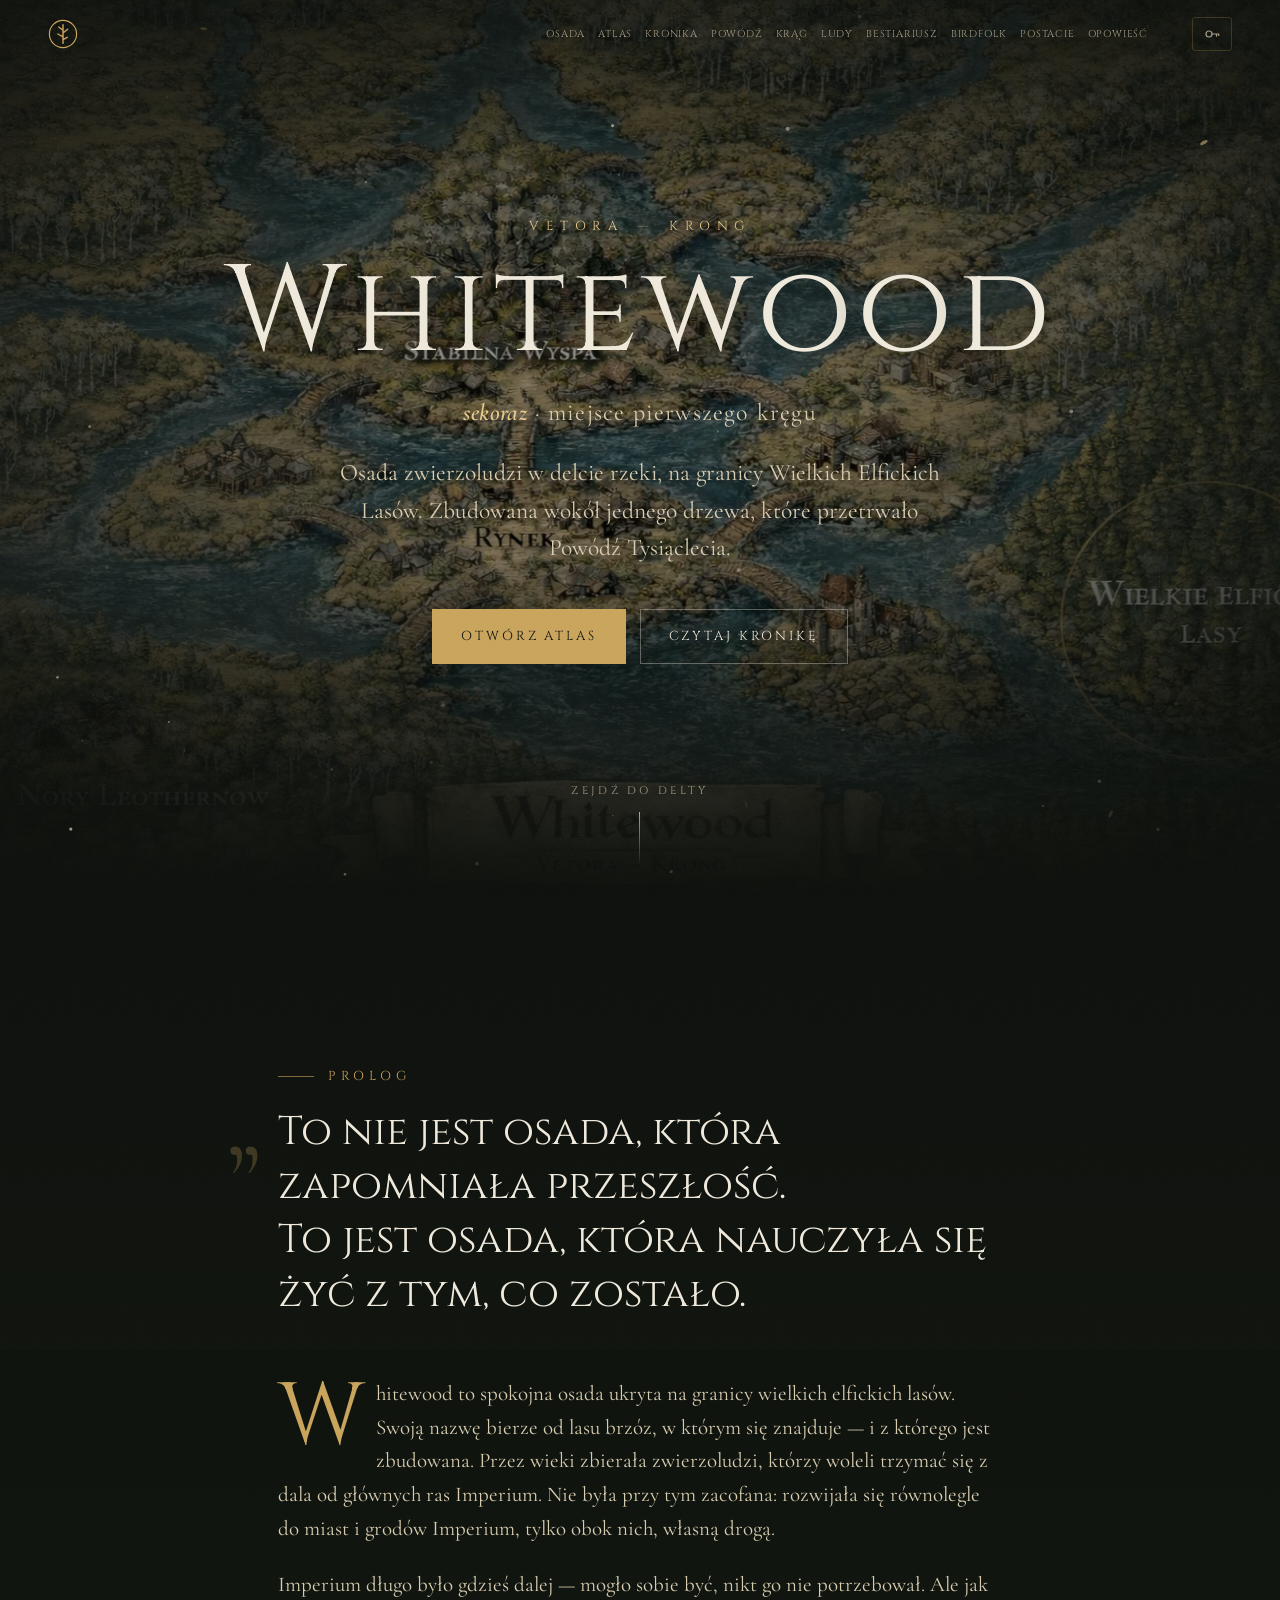
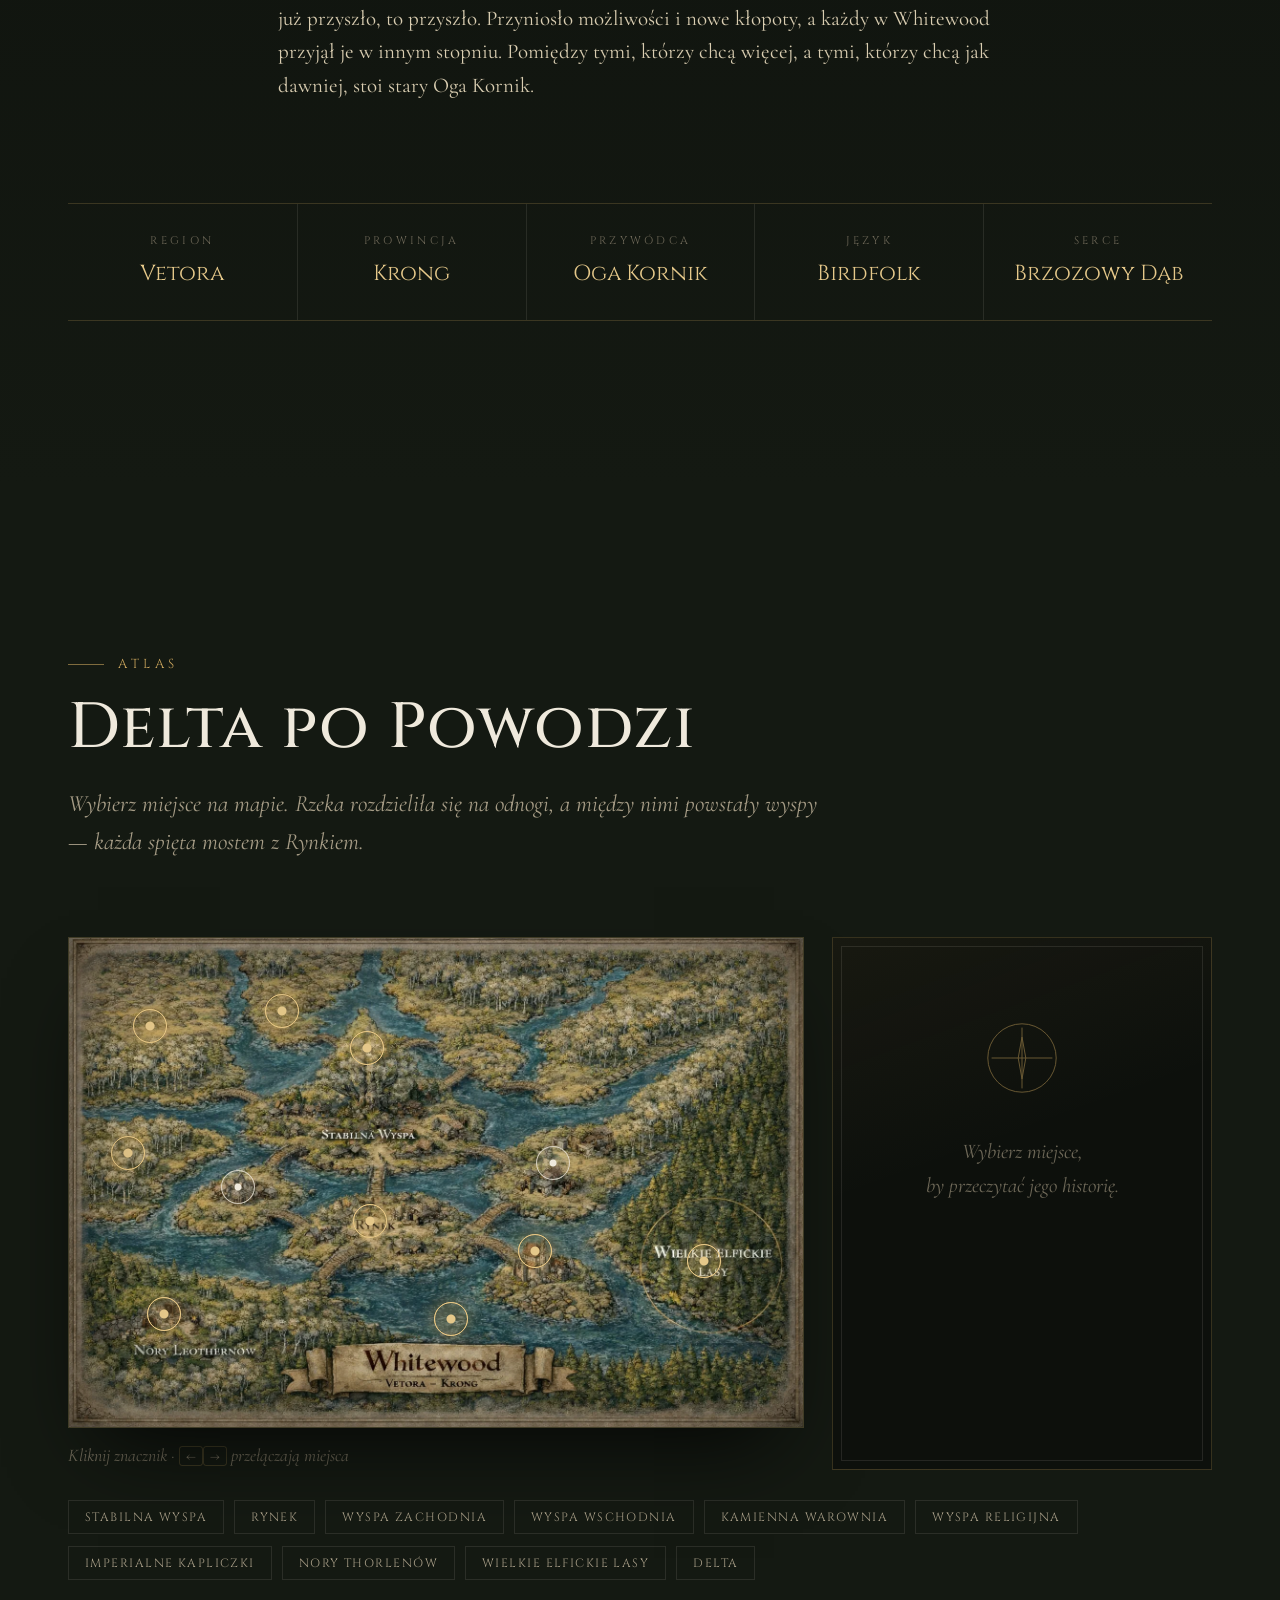
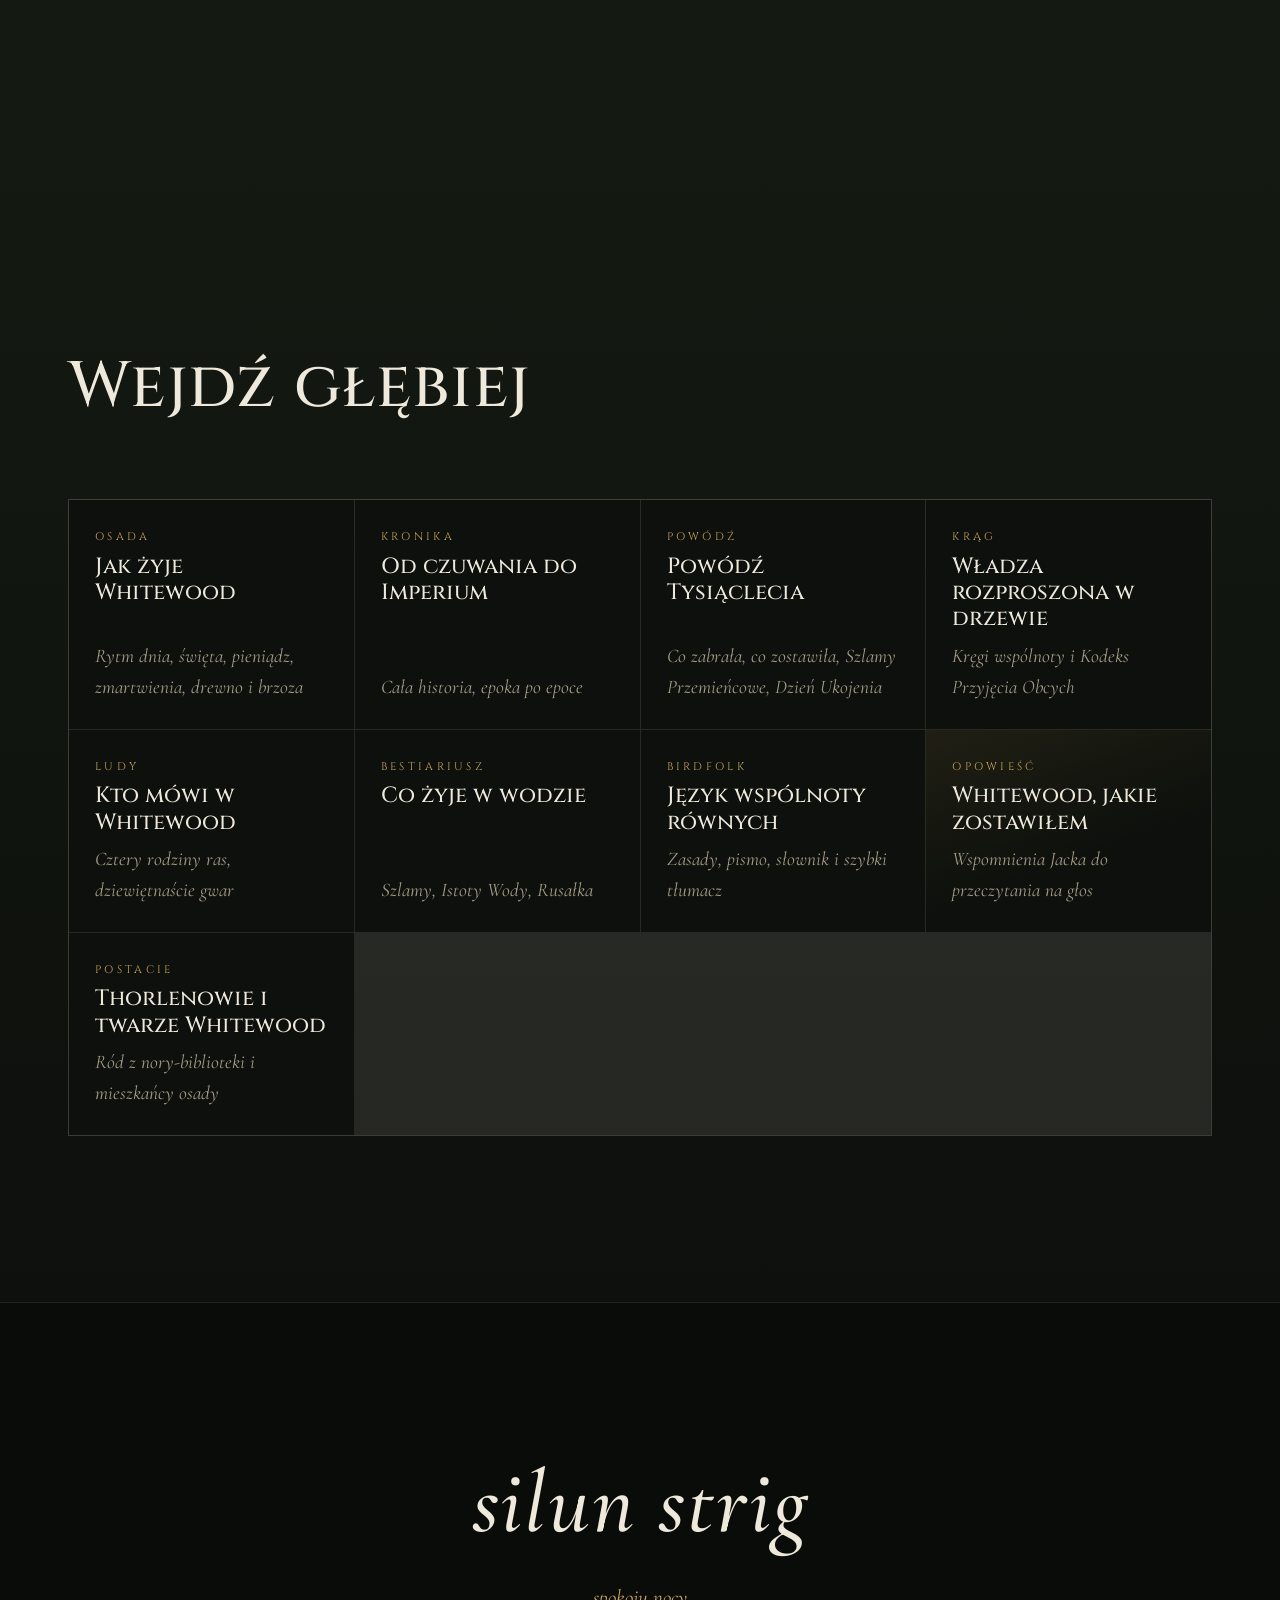
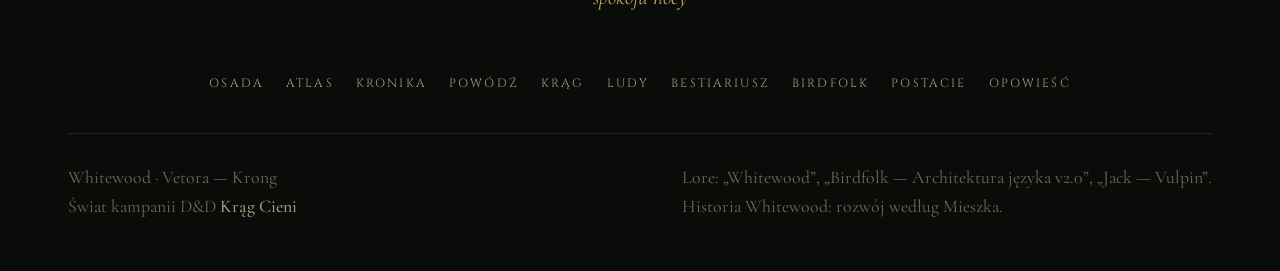
<file: index.html>
<!doctype html>
<html lang="pl">
<head>
<meta charset="utf-8">
<meta name="viewport" content="width=device-width, initial-scale=1">
<title>Whitewood — Sekoraz, miejsce pierwszego kręgu</title>
<meta name="description" content="Whitewood: osada zwierzoludzi w delcie na granicy Wielkich Elfickich Lasów. Region Vetora, prowincja Krong. Świat kampanii D&amp;D Krąg Cieni.">
<meta property="og:title" content="Whitewood — Sekoraz">
<meta property="og:description" content="Osada, która nauczyła się żyć z tym, co zostało. Vetora — Krong.">
<meta property="og:image" content="assets/og-image.jpg">
<meta property="og:type" content="website">
<meta name="theme-color" content="#0d100c">
<link rel="icon" href="data:image/svg+xml,%3Csvg xmlns='http://www.w3.org/2000/svg' viewBox='0 0 64 64'%3E%3Ccircle cx='32' cy='32' r='29' fill='%230d100c' stroke='%23c9a45c' stroke-width='3'/%3E%3Cpath d='M32 12v40M32 24l-9-7M32 30l10-8M32 38l-11-6M32 44l9-5' stroke='%23efe9dc' stroke-width='3' stroke-linecap='round' fill='none'/%3E%3C/svg%3E">
<link rel="preconnect" href="https://fonts.googleapis.com">
<link rel="preconnect" href="https://fonts.gstatic.com" crossorigin>
<link href="https://fonts.googleapis.com/css2?family=Cinzel:wght@400;500;600;700&family=Cormorant+Garamond:ital,wght@0,400;0,500;0,600;1,400;1,500&display=swap" rel="stylesheet">
<link rel="preload" as="image" href="assets/whitewood-map.webp">
<link rel="stylesheet" href="css/style.css">
<link rel="stylesheet" href="css/lore.css">
<link rel="stylesheet" href="css/pages.css">
</head>
<body class="has-hero">

<a class="skip" href="#tresc">Przejdź do treści</a>

<!-- ============ HERO ============ -->
<section class="hero" id="top">
  <div class="hero__bg" aria-hidden="true">
    <div class="hero__map"></div>
    <div class="hero__fog hero__fog--1"></div>
    <div class="hero__fog hero__fog--2"></div>
    <div class="hero__vignette"></div>
  </div>
  <canvas class="hero__particles" aria-hidden="true"></canvas>

  <div class="hero__content">
    <p class="hero__kicker reveal-up">Vetora <span>—</span> Krong</p>
    <h1 class="hero__title" aria-label="Whitewood">
      <span class="hero__title-word" data-split>Whitewood</span>
    </h1>
    <p class="hero__native reveal-up" style="--d:1.4s"><em>sekoraz</em> · miejsce pierwszego kręgu</p>
    <p class="hero__lede reveal-up" style="--d:1.7s">Osada zwierzoludzi w delcie rzeki, na granicy Wielkich Elfickich Lasów. Zbudowana wokół jednego drzewa, które przetrwało Powódź Tysiąclecia.</p>
    <div class="hero__cta reveal-up" style="--d:2s">
      <a class="btn btn--gold" href="#atlas">Otwórz atlas</a>
      <a class="btn btn--ghost" href="kronika.html">Czytaj kronikę</a>
    </div>
  </div>

  <a class="hero__scroll" href="#prolog" aria-label="Przewiń dalej">
    <span>Zejdź do delty</span><i></i>
  </a>
</section>

<main>

<main id="tresc">

<!-- ============ PROLOG ============ -->
<section class="section prolog" id="prolog">
  <div class="wrap narrow">
    <p class="eyebrow reveal">Prolog</p>
    <blockquote class="epigraph reveal">
      <p>To nie jest osada, która zapomniała przeszłość.<br>To jest osada, która nauczyła się żyć z&nbsp;tym, co zostało.</p>
    </blockquote>
    <div class="prose reveal">
      <p class="dropcap">Whitewood to spokojna osada ukryta na granicy wielkich elfickich lasów. Swoją nazwę bierze od lasu brzóz, w którym się znajduje — i z którego jest zbudowana. Przez wieki zbierała zwierzoludzi, którzy woleli trzymać się z dala od głównych ras Imperium. Nie była przy tym zacofana: rozwijała się równolegle do miast i grodów Imperium, tylko obok nich, własną drogą.</p>
      <p>Imperium długo było gdzieś dalej — mogło sobie być, nikt go nie potrzebował. Ale jak już przyszło, to przyszło. Przyniosło możliwości i nowe kłopoty, a każdy w Whitewood przyjął je w innym stopniu. Pomiędzy tymi, którzy chcą więcej, a tymi, którzy chcą jak dawniej, stoi stary Oga Kornik.</p>
    </div>
  </div>

  <div class="wrap">
    <dl class="facts reveal-stagger">
      <div><dt>Region</dt><dd>Vetora</dd></div>
      <div><dt>Prowincja</dt><dd>Krong</dd></div>
      <div><dt>Przywódca</dt><dd>Oga Kornik</dd></div>
      <div><dt>Język</dt><dd>Birdfolk</dd></div>
      <div><dt>Serce</dt><dd>Brzozowy Dąb</dd></div>
    </dl>
  </div>
</section>

<!-- ============ ATLAS ============ -->
<section class="section atlas" id="atlas">
  <div class="wrap">
    <header class="section__head">
      <p class="eyebrow reveal">Atlas</p>
      <h2 class="reveal">Delta po Powodzi</h2>
      <p class="section__sub reveal">Wybierz miejsce na mapie. Rzeka rozdzieliła się na odnogi, a między nimi powstały wyspy — każda spięta mostem z Rynkiem.</p>
    </header>

    <div class="atlas__grid">
      <div class="atlas__stage reveal" id="atlasStage">
        <div class="atlas__viewport">
          <div class="atlas__canvas" id="atlasCanvas">
            <img src="assets/whitewood-map.webp" alt="Ilustrowana mapa Whitewood: delta rzeki z wyspami połączonymi mostami, Stabilna Wyspa z wielkim drzewem, Rynek, Nory Thorlenów i Wielkie Elfickie Lasy." width="1536" height="1024">
            <div class="atlas__pins" id="atlasPins"></div>
          </div>
        </div>
        <button class="atlas__reset" id="atlasReset" hidden>← Cała mapa</button>
        <p class="atlas__hint">Kliknij znacznik · <kbd>←</kbd><kbd>→</kbd> przełączają miejsca</p>
      </div>

      <aside class="atlas__panel reveal" id="atlasPanel" aria-live="polite">
        <div class="atlas__panel-empty">
          <svg viewBox="0 0 80 80" aria-hidden="true"><circle cx="40" cy="40" r="36"/><path d="M40 8v64M8 40h64M40 18l4 22-4 22-4-22z"/></svg>
          <p>Wybierz miejsce,<br>by przeczytać jego historię.</p>
        </div>
      </aside>
    </div>

    <ul class="atlas__list" id="atlasList" role="list"></ul>
  </div>
</section>

<!-- ============ DALEJ ============ -->
<section class="section tiles" id="dalej">
  <div class="wrap">
    <header class="section__head">
      <p class="eyebrow reveal">Dalej</p>
      <h2 class="reveal">Wejdź głębiej</h2>
    </header>
    <div class="tiles__grid reveal-stagger">
      <a class="tile" href="osada.html"><span class="tile__k">Osada</span><b>Jak żyje Whitewood</b><i>Rytm dnia, święta, pieniądz, zmartwienia, drewno i brzoza</i><span class="tile__go" aria-hidden="true">→</span></a>
      <a class="tile" href="kronika.html"><span class="tile__k">Kronika</span><b>Od czuwania do Imperium</b><i>Cała historia, epoka po epoce</i><span class="tile__go" aria-hidden="true">→</span></a>
      <a class="tile" href="powodz.html"><span class="tile__k">Powódź</span><b>Powódź Tysiąclecia</b><i>Co zabrała, co zostawiła, Szlamy Przemieńcowe, Dzień Ukojenia</i><span class="tile__go" aria-hidden="true">→</span></a>
      <a class="tile" href="krag.html"><span class="tile__k">Krąg</span><b>Władza rozproszona w drzewie</b><i>Kręgi wspólnoty i Kodeks Przyjęcia Obcych</i><span class="tile__go" aria-hidden="true">→</span></a>
      <a class="tile" href="ludy.html"><span class="tile__k">Ludy</span><b>Kto mówi w Whitewood</b><i>Cztery rodziny ras, dziewiętnaście gwar</i><span class="tile__go" aria-hidden="true">→</span></a>
      <a class="tile" href="bestiariusz.html"><span class="tile__k">Bestiariusz</span><b>Co żyje w wodzie</b><i>Szlamy, Istoty Wody, Rusałka</i><span class="tile__go" aria-hidden="true">→</span></a>
      <a class="tile" href="jezyk.html"><span class="tile__k">Birdfolk</span><b>Język wspólnoty równych</b><i>Zasady, pismo, słownik i szybki tłumacz</i><span class="tile__go" aria-hidden="true">→</span></a>
      <a class="tile tile--story" href="opowiesc.html"><span class="tile__k">Opowieść</span><b>Whitewood, jakie zostawiłem</b><i>Wspomnienia Jacka do przeczytania na głos</i><span class="tile__go" aria-hidden="true">→</span></a>
      <a class="tile" href="postacie.html"><span class="tile__k">Postacie</span><b>Thorlenowie i twarze Whitewood</b><i>Ród z nory-biblioteki i mieszkańcy osady</i><span class="tile__go" aria-hidden="true">→</span></a>
    </div>
  </div>
</section>

</main>

<script src="js/data.js"></script>
<script src="js/site.js"></script>
<script src="js/lore.js"></script>
<script src="js/pages.js"></script>
</body>
</html>
</file>
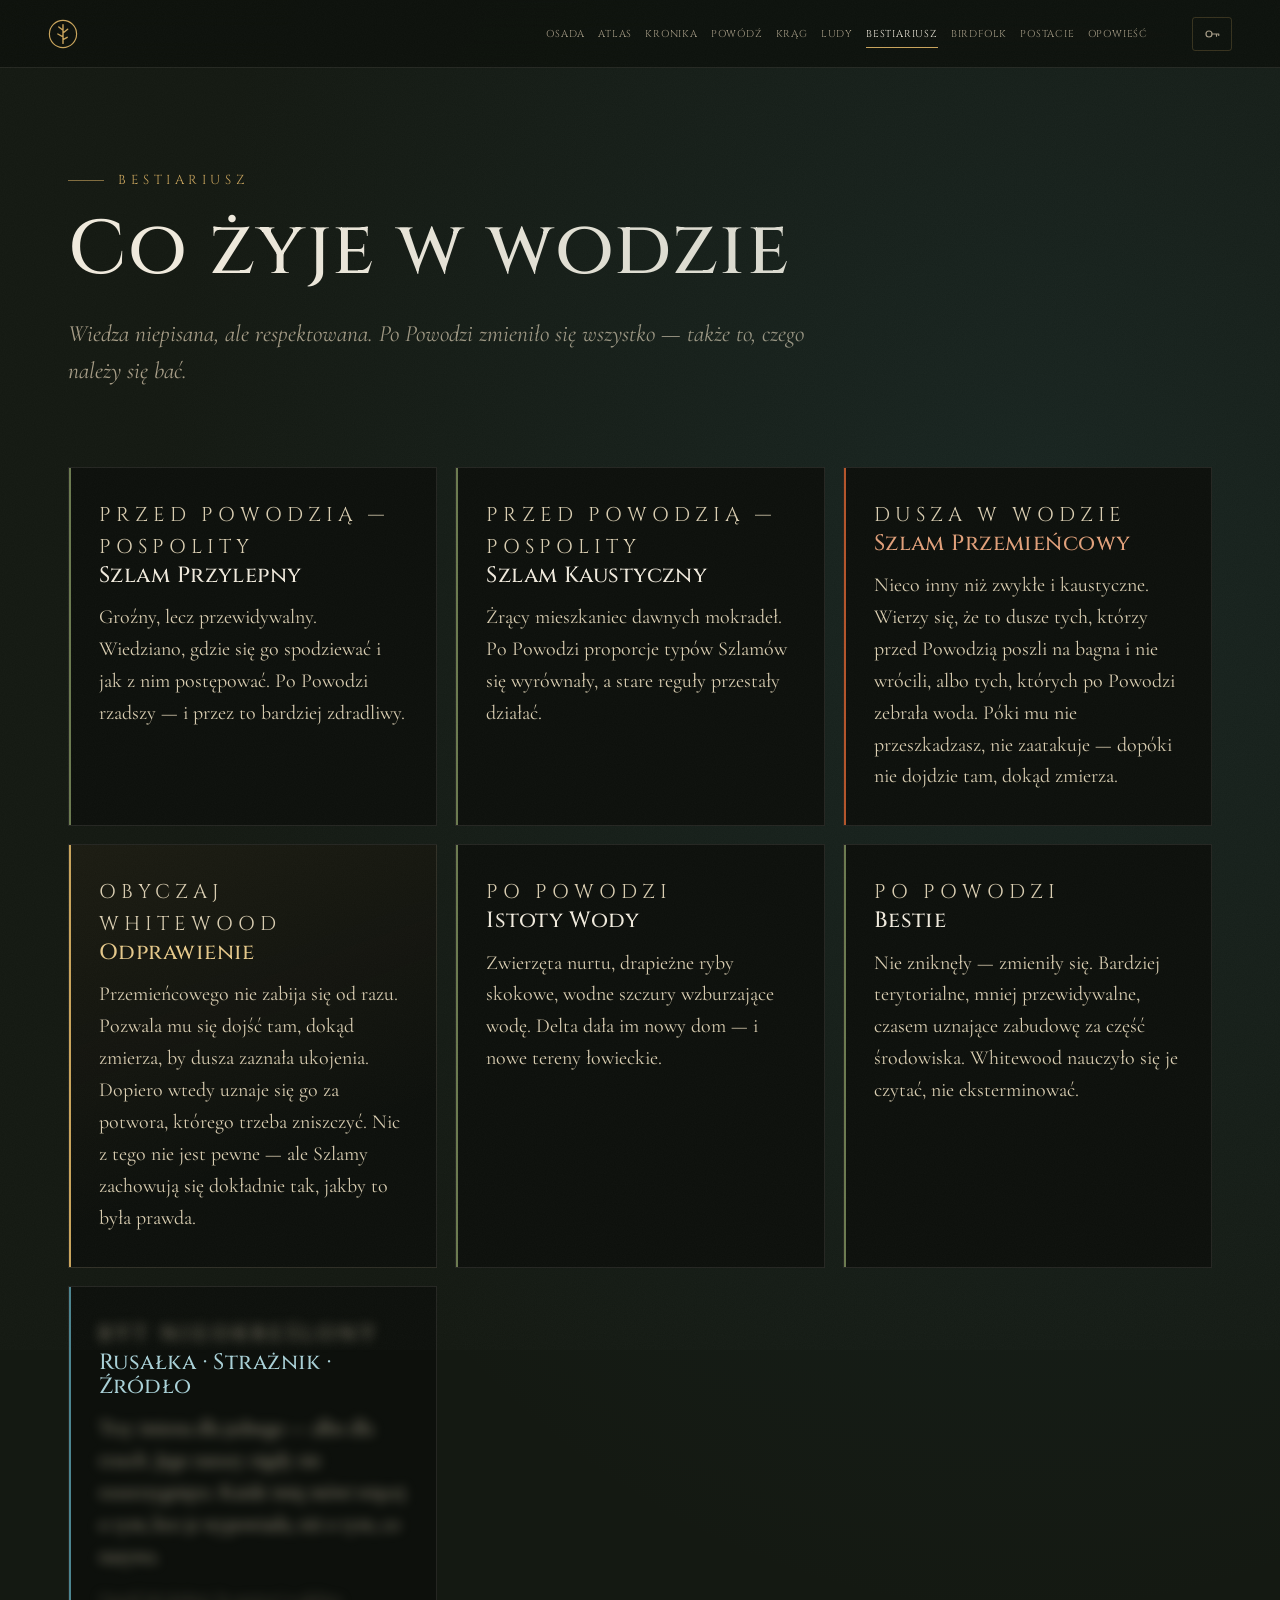
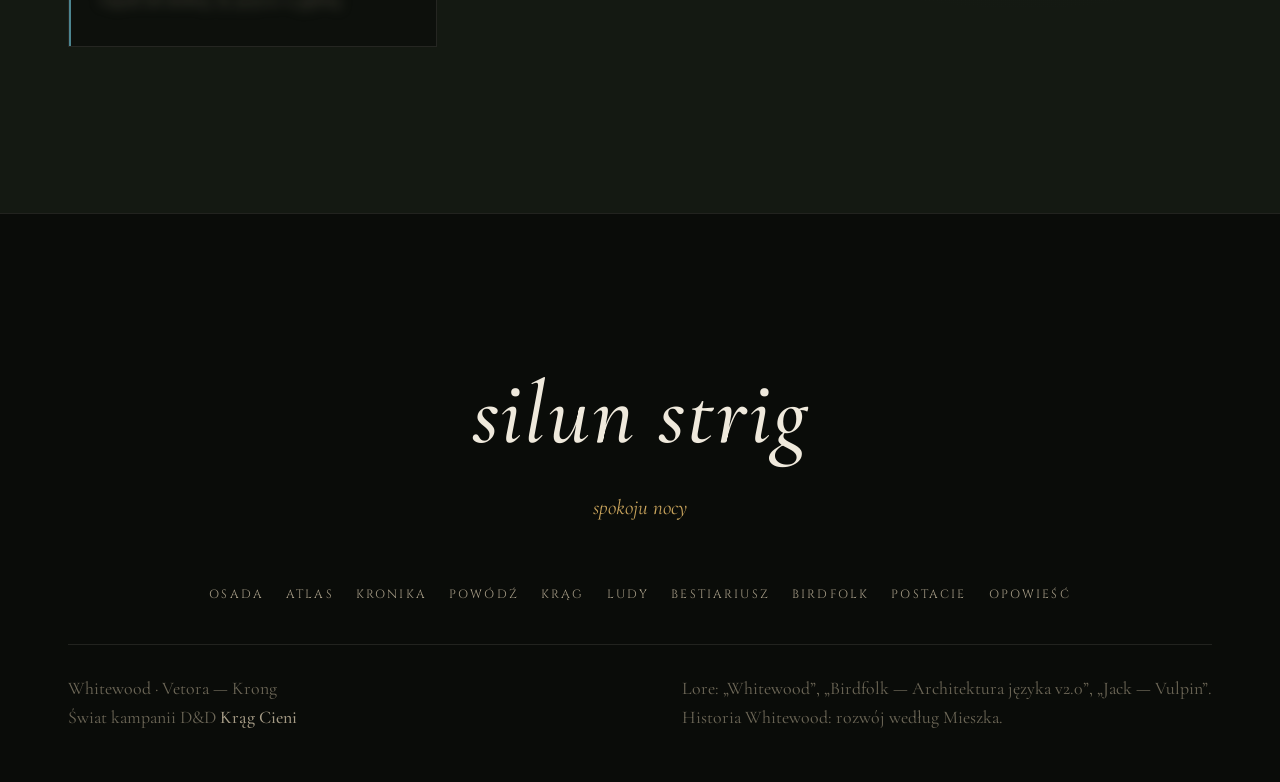
<file: bestiariusz.html>
<!doctype html>
<html lang="pl">
<head>
<meta charset="utf-8">
<meta name="viewport" content="width=device-width, initial-scale=1">
<title>Bestiariusz — Whitewood</title>
<meta name="description" content="Szlamy, Istoty Wody i to, czego natury nigdy nie rozstrzygnięto.">
<meta property="og:title" content="Whitewood — Sekoraz">
<meta property="og:description" content="Osada, która nauczyła się żyć z tym, co zostało. Vetora — Krong.">
<meta property="og:image" content="assets/og-image.jpg">
<meta property="og:type" content="website">
<meta name="theme-color" content="#0d100c">
<link rel="icon" href="data:image/svg+xml,%3Csvg xmlns='http://www.w3.org/2000/svg' viewBox='0 0 64 64'%3E%3Ccircle cx='32' cy='32' r='29' fill='%230d100c' stroke='%23c9a45c' stroke-width='3'/%3E%3Cpath d='M32 12v40M32 24l-9-7M32 30l10-8M32 38l-11-6M32 44l9-5' stroke='%23efe9dc' stroke-width='3' stroke-linecap='round' fill='none'/%3E%3C/svg%3E">
<link rel="preconnect" href="https://fonts.googleapis.com">
<link rel="preconnect" href="https://fonts.gstatic.com" crossorigin>
<link href="https://fonts.googleapis.com/css2?family=Cinzel:wght@400;500;600;700&family=Cormorant+Garamond:ital,wght@0,400;0,500;0,600;1,400;1,500&display=swap" rel="stylesheet">
<link rel="stylesheet" href="css/style.css">
<link rel="stylesheet" href="css/lore.css">
<link rel="stylesheet" href="css/pages.css">
</head>
<body class="subpage">

<a class="skip" href="#tresc">Przejdź do treści</a>

<main id="tresc">
<section class="section bestiary" id="bestiariusz">
  <div class="wrap">
    <header class="section__head">
      <p class="eyebrow reveal">Bestiariusz</p>
      <h2 class="reveal">Co żyje w wodzie</h2>
      <p class="section__sub reveal">Wiedza niepisana, ale respektowana. Po Powodzi zmieniło się wszystko — także to, czego należy się bać.</p>
    </header>
    <div class="beasts reveal-stagger" id="beasts"></div>
  </div>
</section>
</main>

<script src="js/data.js"></script>
<script src="js/site.js"></script>
<script src="js/lore.js"></script>
<script src="js/pages.js"></script>
</body>
</html>
</file>
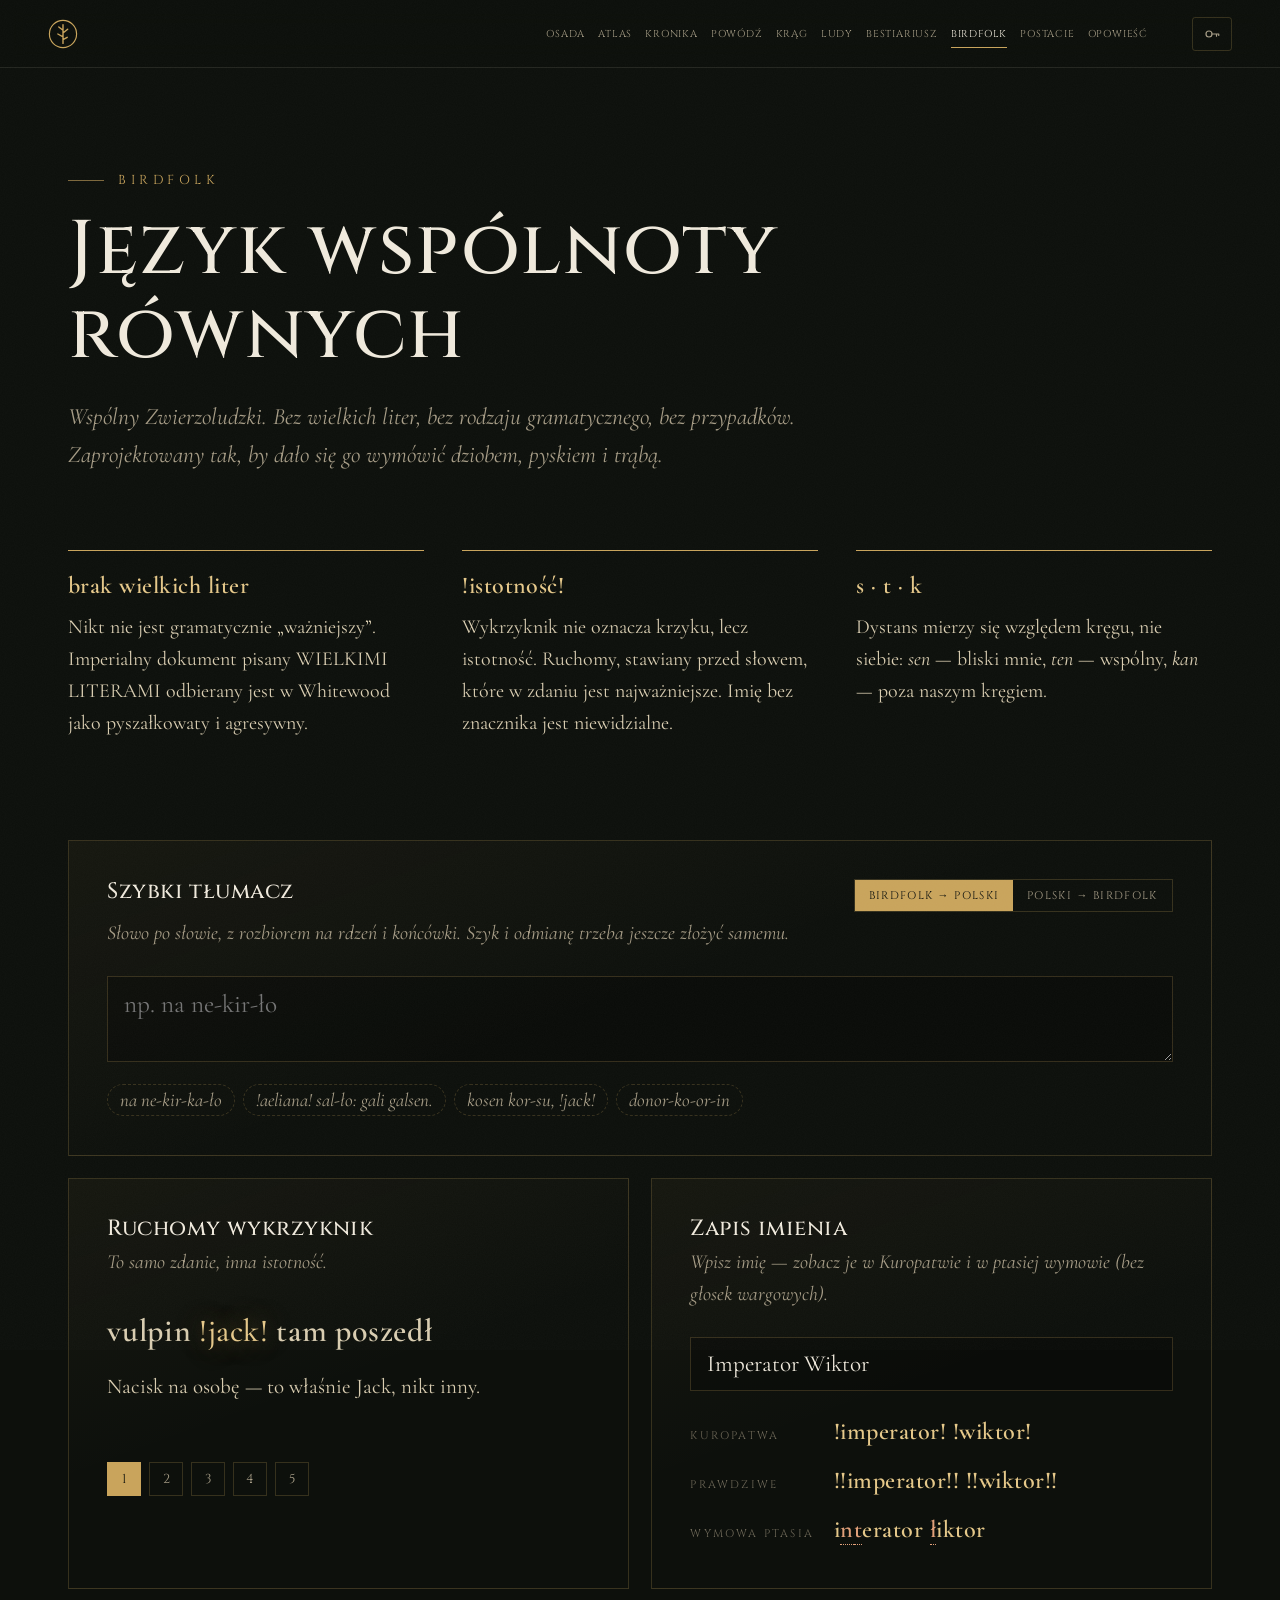
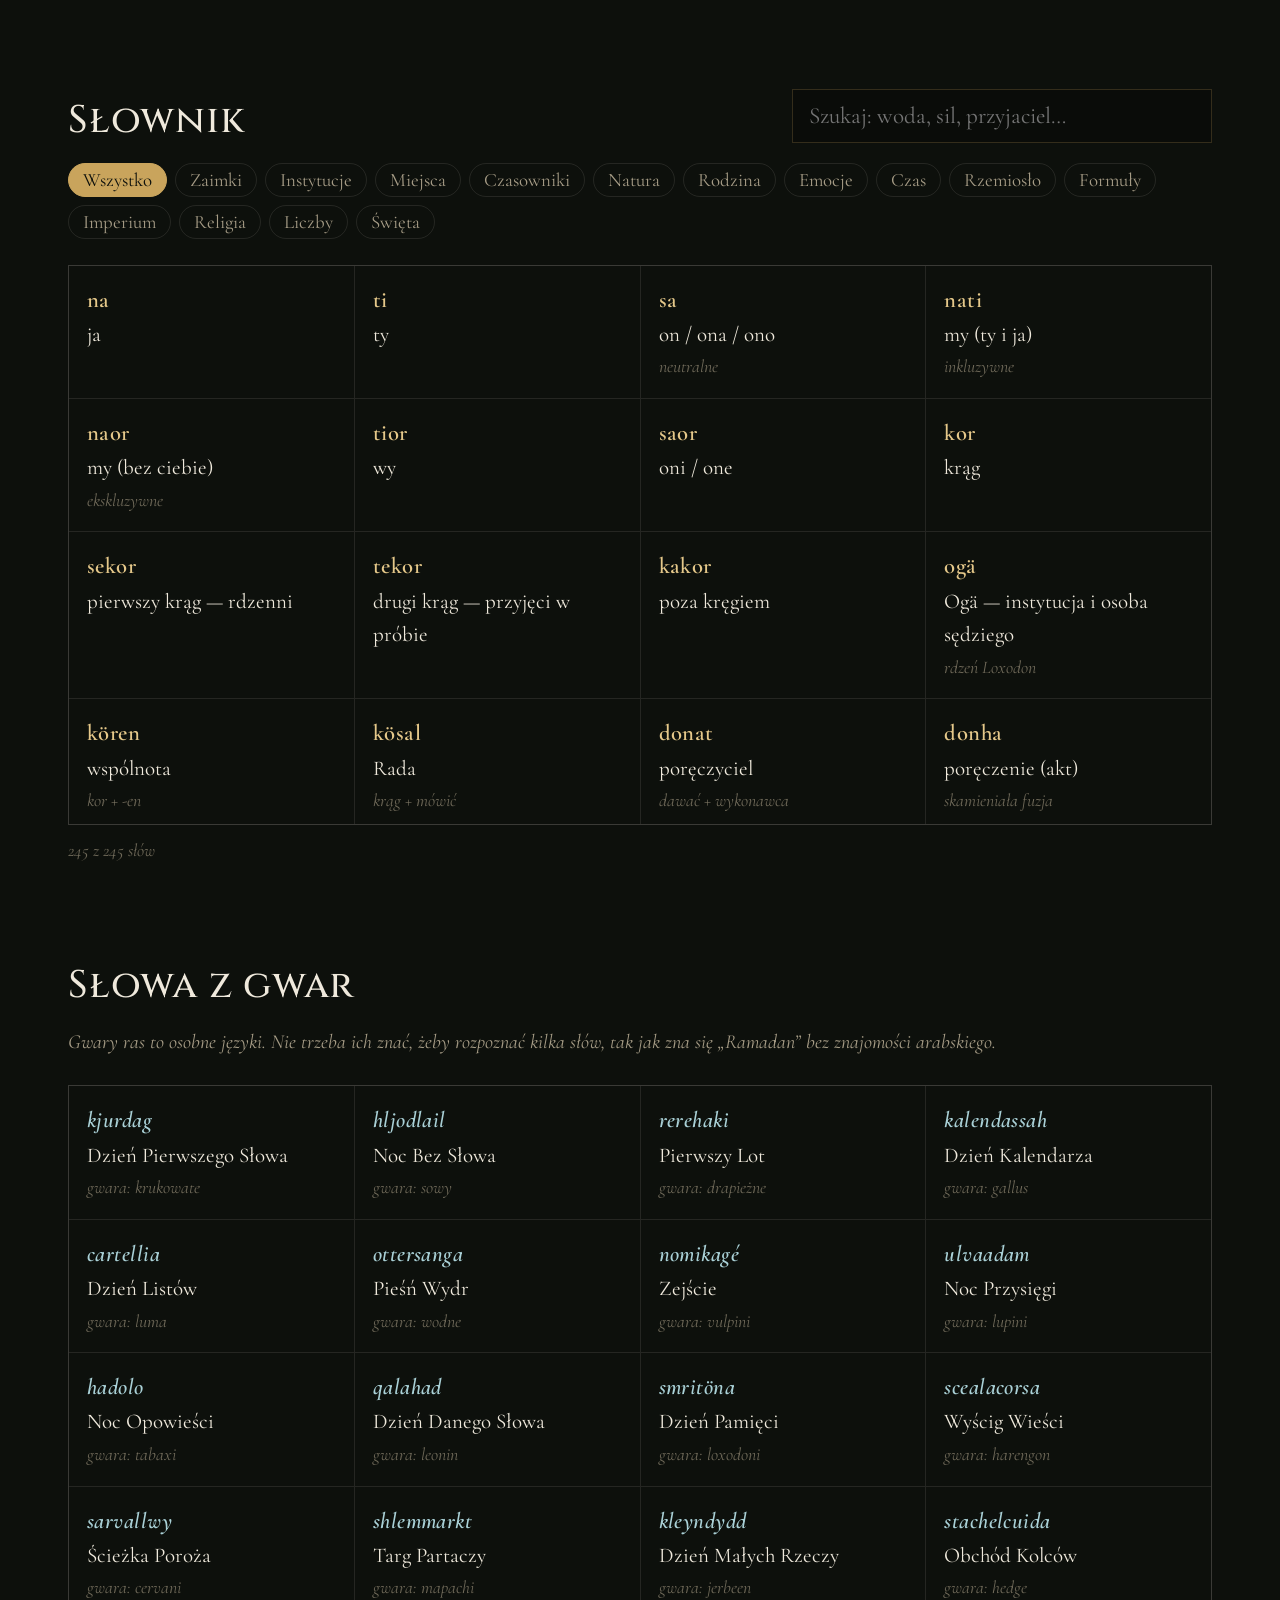
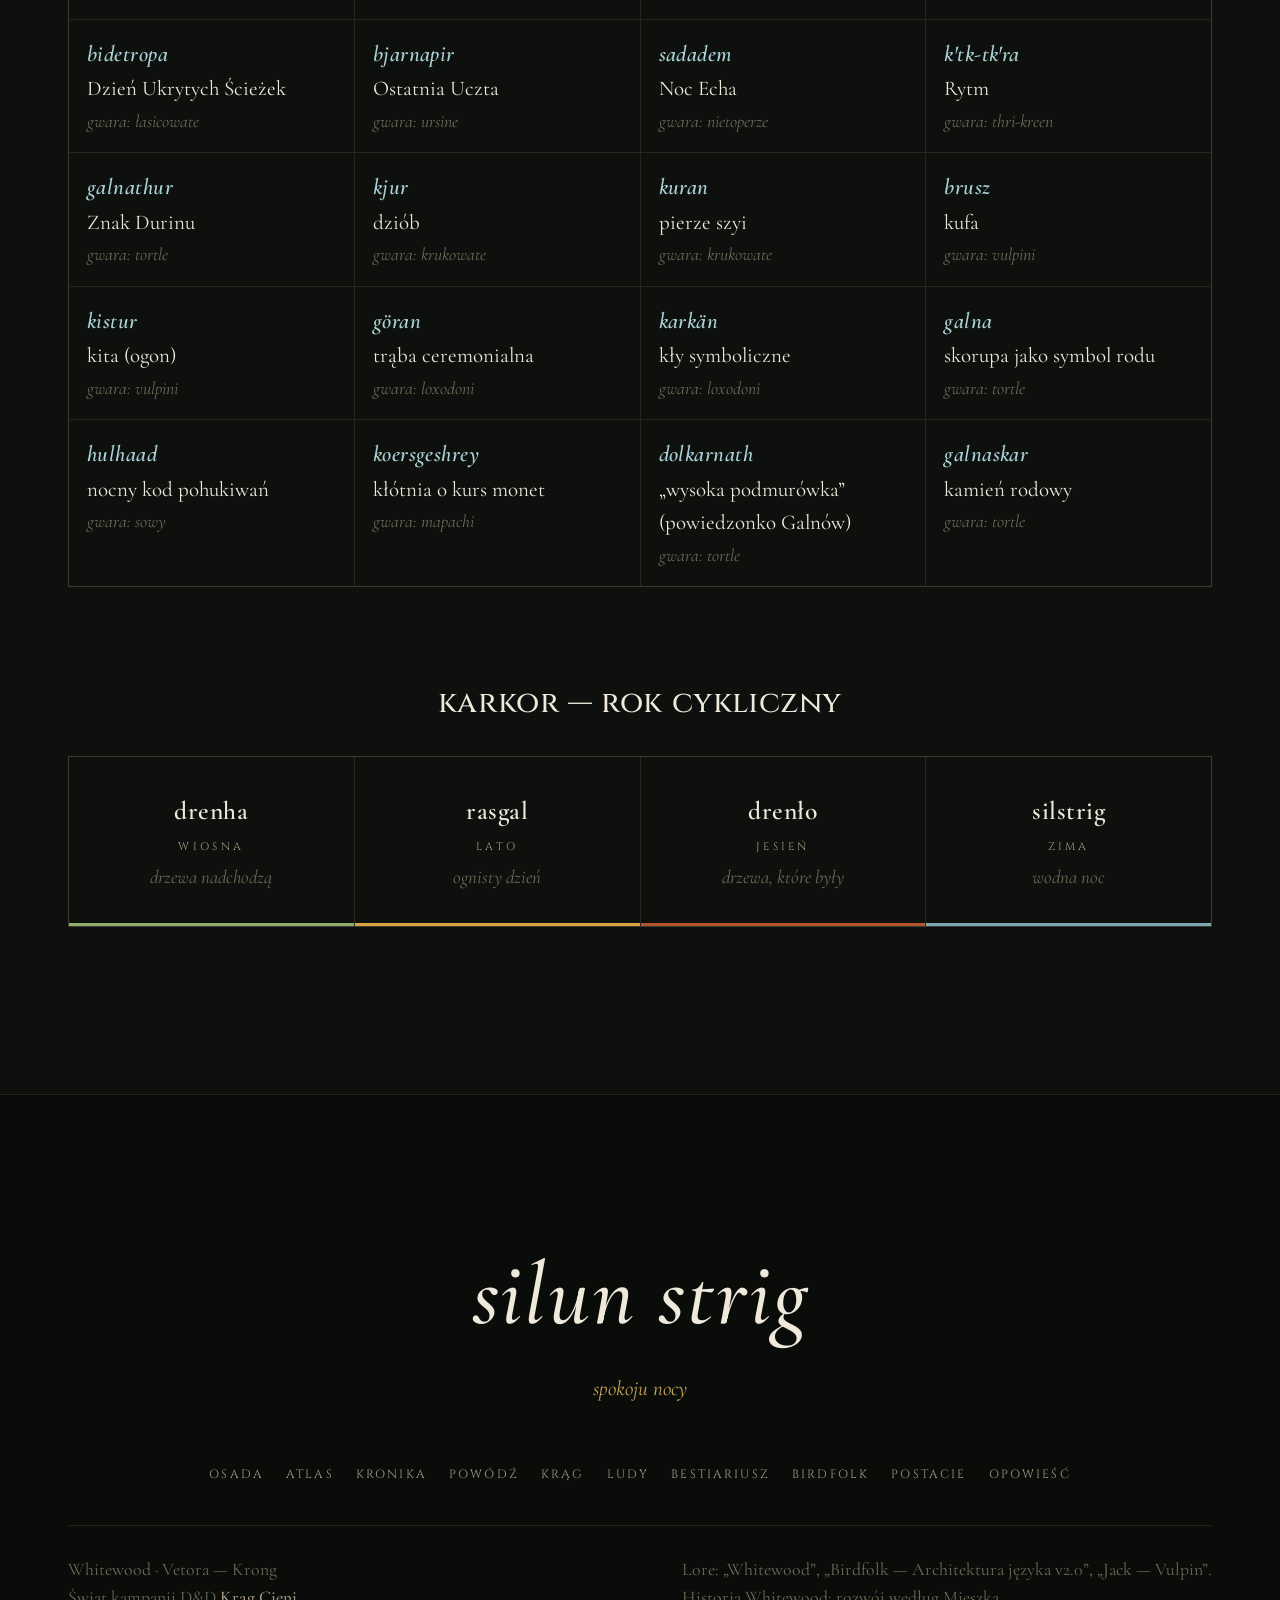
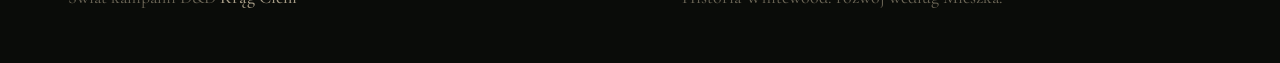
<file: jezyk.html>
<!doctype html>
<html lang="pl">
<head>
<meta charset="utf-8">
<meta name="viewport" content="width=device-width, initial-scale=1">
<title>Birdfolk — Whitewood</title>
<meta name="description" content="Birdfolk, wspólny język zwierzoludzi Whitewood: zasady, pismo Kuropatwa, słownik i szybki tłumacz.">
<meta property="og:title" content="Whitewood — Sekoraz">
<meta property="og:description" content="Osada, która nauczyła się żyć z tym, co zostało. Vetora — Krong.">
<meta property="og:image" content="assets/og-image.jpg">
<meta property="og:type" content="website">
<meta name="theme-color" content="#0d100c">
<link rel="icon" href="data:image/svg+xml,%3Csvg xmlns='http://www.w3.org/2000/svg' viewBox='0 0 64 64'%3E%3Ccircle cx='32' cy='32' r='29' fill='%230d100c' stroke='%23c9a45c' stroke-width='3'/%3E%3Cpath d='M32 12v40M32 24l-9-7M32 30l10-8M32 38l-11-6M32 44l9-5' stroke='%23efe9dc' stroke-width='3' stroke-linecap='round' fill='none'/%3E%3C/svg%3E">
<link rel="preconnect" href="https://fonts.googleapis.com">
<link rel="preconnect" href="https://fonts.gstatic.com" crossorigin>
<link href="https://fonts.googleapis.com/css2?family=Cinzel:wght@400;500;600;700&family=Cormorant+Garamond:ital,wght@0,400;0,500;0,600;1,400;1,500&display=swap" rel="stylesheet">
<link rel="stylesheet" href="css/style.css">
<link rel="stylesheet" href="css/lore.css">
<link rel="stylesheet" href="css/pages.css">
</head>
<body class="subpage">

<a class="skip" href="#tresc">Przejdź do treści</a>

<main id="tresc">
<section class="section lang" id="jezyk">
  <div class="wrap">
    <header class="section__head">
      <p class="eyebrow reveal">Birdfolk</p>
      <h2 class="reveal">Język wspólnoty równych</h2>
      <p class="section__sub reveal">Wspólny Zwierzoludzki. Bez wielkich liter, bez rodzaju gramatycznego, bez przypadków. Zaprojektowany tak, by dało się go wymówić dziobem, pyskiem i trąbą.</p>
    </header>

    <div class="lang__pillars reveal-stagger">
      <article><h3>brak wielkich liter</h3><p>Nikt nie jest gramatycznie „ważniejszy”. Imperialny dokument pisany WIELKIMI LITERAMI odbierany jest w Whitewood jako pyszałkowaty i agresywny.</p></article>
      <article><h3>!istotność!</h3><p>Wykrzyknik nie oznacza krzyku, lecz istotność. Ruchomy, stawiany przed słowem, które w zdaniu jest najważniejsze. Imię bez znacznika jest niewidzialne.</p></article>
      <article><h3>s · t · k</h3><p>Dystans mierzy się względem kręgu, nie siebie: <em>sen</em> — bliski mnie, <em>ten</em> — wspólny, <em>kan</em> — poza naszym kręgiem.</p></article>
    </div>

    
    <div class="tool translator reveal" id="translator">
      <div class="tr__head">
        <h3 class="tool__title">Szybki tłumacz</h3>
        <div class="tr__dir" id="trDir" role="group" aria-label="Kierunek">
          <button type="button" data-dir="bf" aria-pressed="true">birdfolk → polski</button>
          <button type="button" data-dir="pl" aria-pressed="false">polski → birdfolk</button>
        </div>
      </div>
      <p class="tool__desc">Słowo po słowie, z rozbiorem na rdzeń i końcówki. Szyk i odmianę trzeba jeszcze złożyć samemu.</p>
      <label class="field"><span class="visually-hidden">Tekst do tłumaczenia</span><textarea id="trInput" rows="2" placeholder="np. na ne-kir-ło" spellcheck="false"></textarea></label>
      <div class="tr__examples" id="trExamples">
        <button type="button" data-dir="bf">na ne-kir-ka-ło</button>
        <button type="button" data-dir="bf">!aeliana! sal-ło: gali galsen.</button>
        <button type="button" data-dir="bf">kosen kor-su, !jack!</button>
        <button type="button" data-dir="bf">donor-ko-or-in</button>
        <button type="button" data-dir="pl" hidden>dzień dobry, przyjacielu</button>
        <button type="button" data-dir="pl" hidden>nasz dom przy rzece</button>
        <button type="button" data-dir="pl" hidden>dziękuję za handel</button>
      </div>
      <div class="tr__out" id="trOut" aria-live="polite"></div>
    </div>

    <div class="lang__tools">
      <!-- Emfaza -->
      <div class="tool reveal">
        <h3 class="tool__title">Ruchomy wykrzyknik</h3>
        <p class="tool__desc">To samo zdanie, inna istotność.</p>
        <div class="emph" id="emph">
          <p class="emph__line" id="emphLine"></p>
          <p class="emph__gloss" id="emphGloss"></p>
          <div class="emph__dots" id="emphDots" role="tablist" aria-label="Warianty"></div>
        </div>
      </div>

      <!-- Konwerter imion -->
      <div class="tool reveal">
        <h3 class="tool__title">Zapis imienia</h3>
        <p class="tool__desc">Wpisz imię — zobacz je w Kuropatwie i w ptasiej wymowie (bez głosek wargowych).</p>
        <label class="field">
          <span class="visually-hidden">Imię</span>
          <input id="nameInput" type="text" value="Imperator Wiktor" maxlength="40" autocomplete="off" spellcheck="false">
        </label>
        <dl class="name-out" id="nameOut"></dl>
      </div>
    </div>

    <!-- Słownik -->
    <div class="dict reveal">
      <div class="dict__head">
        <h3>Słownik</h3>
        <label class="field field--search">
          <span class="visually-hidden">Szukaj w słowniku</span>
          <input id="dictSearch" type="search" placeholder="Szukaj: woda, sil, przyjaciel…" autocomplete="off">
        </label>
      </div>
      <div class="chips" id="dictCats"></div>
      <div class="dict__table" id="dictTable" role="list"></div>
      <p class="dict__count" id="dictCount"></p>
    </div>

    <!-- Słowa z gwar -->
    <div class="dict reveal">
      <div class="dict__head"><h3>Słowa z gwar</h3></div>
      <p class="tool__desc">Gwary ras to osobne języki. Nie trzeba ich znać, żeby rozpoznać kilka słów, tak jak zna się „Ramadan” bez znajomości arabskiego.</p>
      <div class="dict__table dict__table--gw" id="gwaryTable" role="list"></div>
    </div>

    <!-- Rok -->
    <div class="year reveal">
      <h3>karkor — rok cykliczny</h3>
      <div class="year__wheel">
        <div class="season s1"><b>drenha</b><span>wiosna</span><i>drzewa nadchodzą</i></div>
        <div class="season s2"><b>rasgal</b><span>lato</span><i>ognisty dzień</i></div>
        <div class="season s3"><b>drenło</b><span>jesień</span><i>drzewa, które były</i></div>
        <div class="season s4"><b>silstrig</b><span>zima</span><i>wodna noc</i></div>
      </div>
    </div>
  </div>
</section>
</main>

<script src="js/data.js"></script>
<script src="js/site.js"></script>
<script src="js/lore.js"></script>
<script src="js/pages.js"></script>
</body>
</html>
</file>
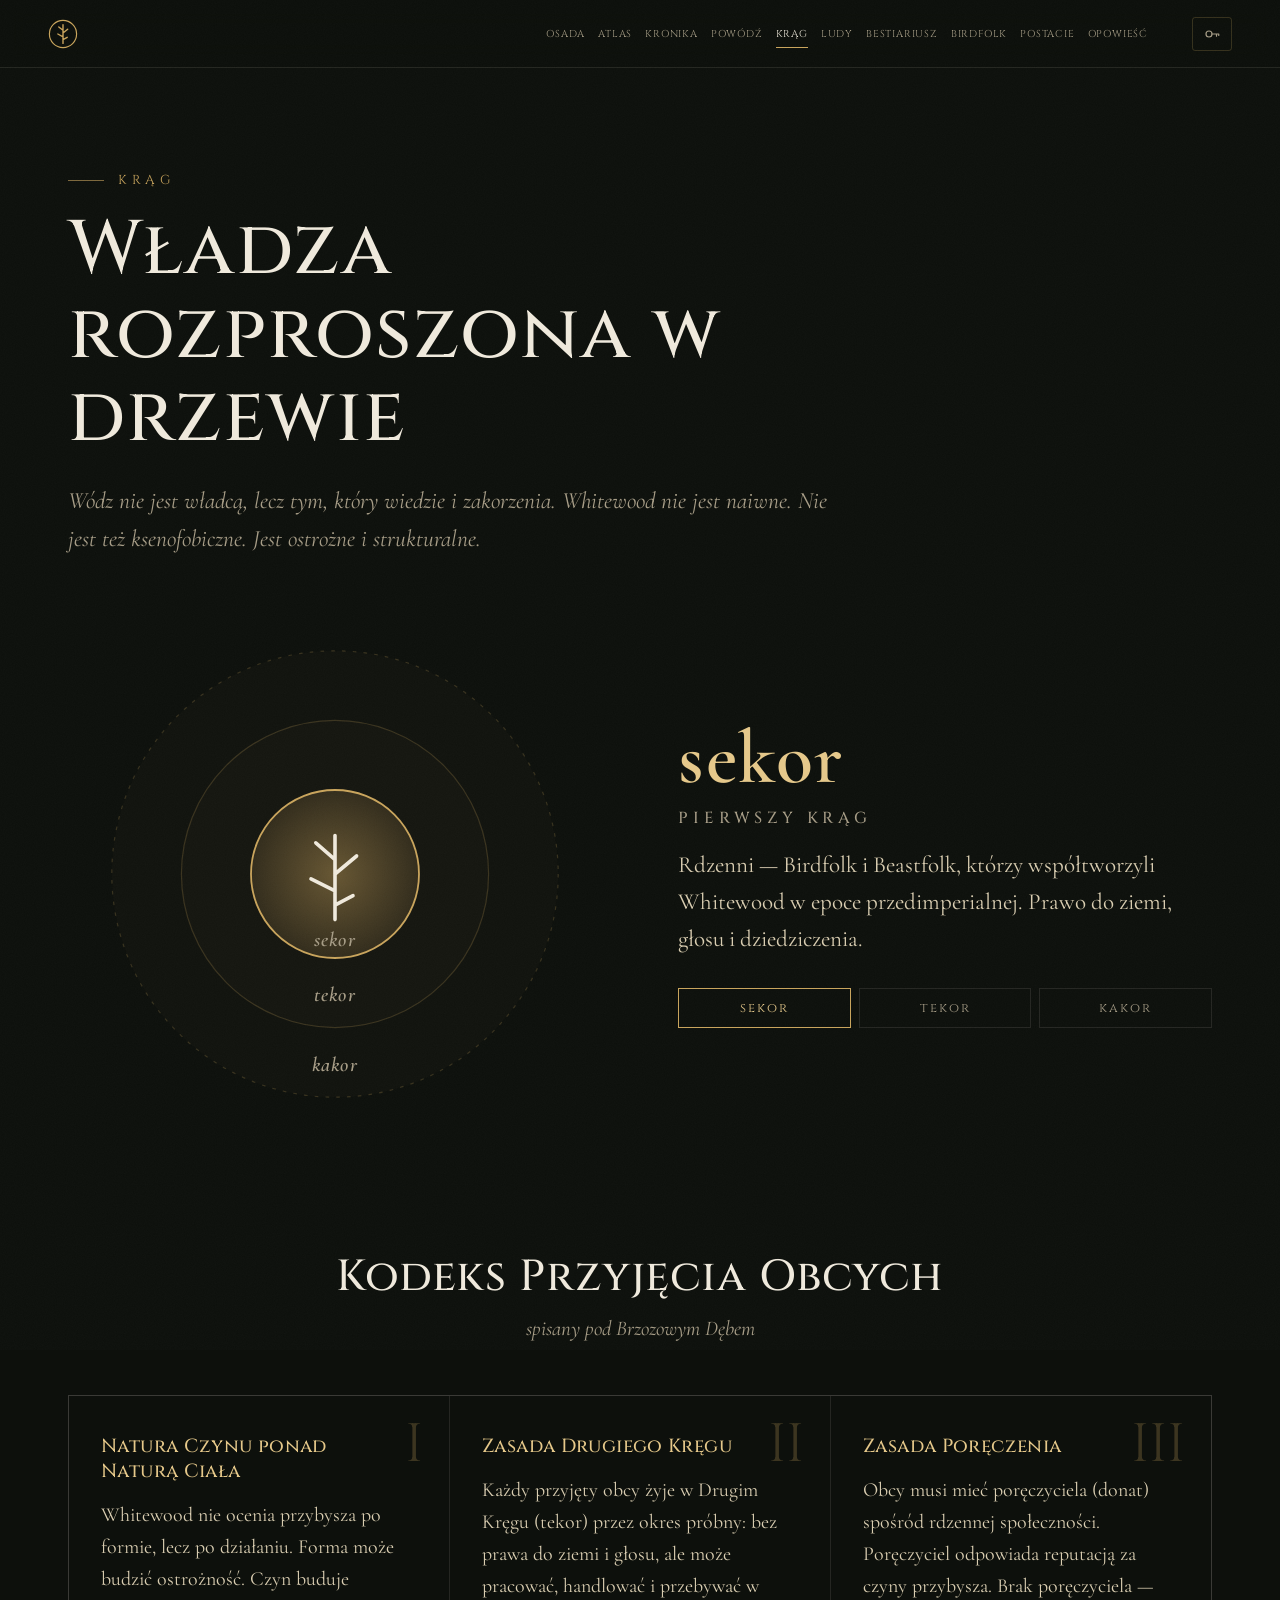
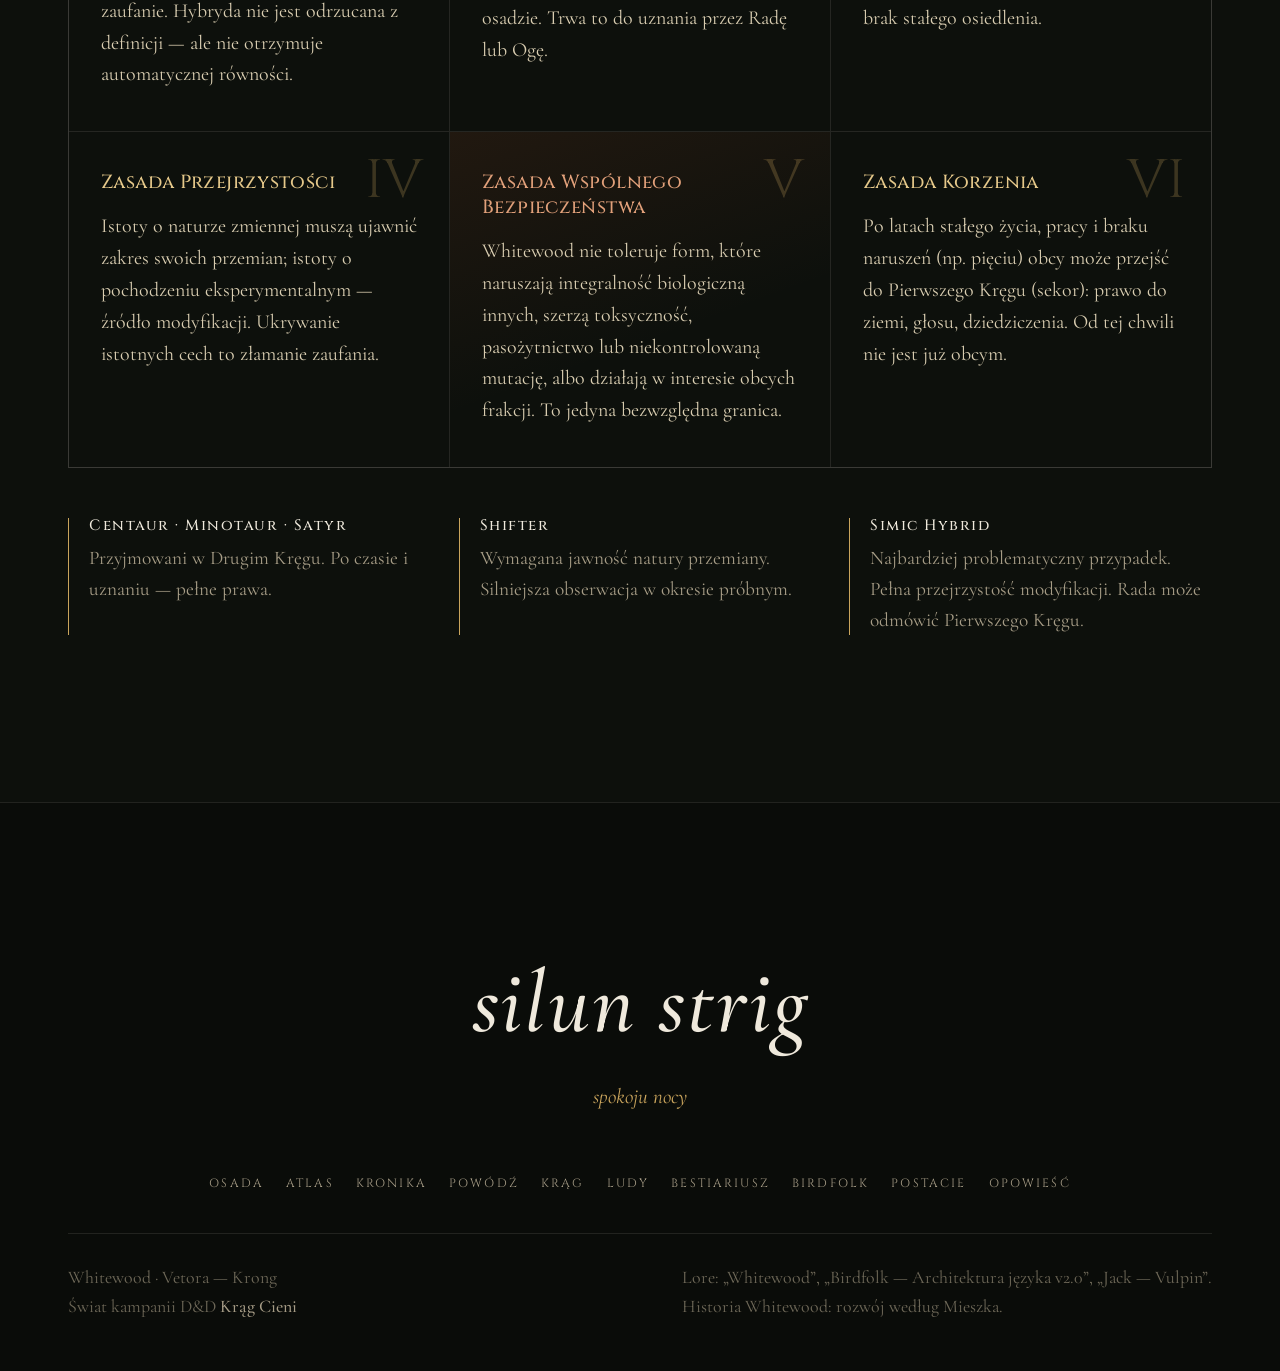
<file: krag.html>
<!doctype html>
<html lang="pl">
<head>
<meta charset="utf-8">
<meta name="viewport" content="width=device-width, initial-scale=1">
<title>Krąg — Whitewood</title>
<meta name="description" content="Kręgi wspólnoty Whitewood i Kodeks Przyjęcia Obcych.">
<meta property="og:title" content="Whitewood — Sekoraz">
<meta property="og:description" content="Osada, która nauczyła się żyć z tym, co zostało. Vetora — Krong.">
<meta property="og:image" content="assets/og-image.jpg">
<meta property="og:type" content="website">
<meta name="theme-color" content="#0d100c">
<link rel="icon" href="data:image/svg+xml,%3Csvg xmlns='http://www.w3.org/2000/svg' viewBox='0 0 64 64'%3E%3Ccircle cx='32' cy='32' r='29' fill='%230d100c' stroke='%23c9a45c' stroke-width='3'/%3E%3Cpath d='M32 12v40M32 24l-9-7M32 30l10-8M32 38l-11-6M32 44l9-5' stroke='%23efe9dc' stroke-width='3' stroke-linecap='round' fill='none'/%3E%3C/svg%3E">
<link rel="preconnect" href="https://fonts.googleapis.com">
<link rel="preconnect" href="https://fonts.gstatic.com" crossorigin>
<link href="https://fonts.googleapis.com/css2?family=Cinzel:wght@400;500;600;700&family=Cormorant+Garamond:ital,wght@0,400;0,500;0,600;1,400;1,500&display=swap" rel="stylesheet">
<link rel="stylesheet" href="css/style.css">
<link rel="stylesheet" href="css/lore.css">
<link rel="stylesheet" href="css/pages.css">
</head>
<body class="subpage">

<a class="skip" href="#tresc">Przejdź do treści</a>

<main id="tresc">
<section class="section circle" id="krag">
  <div class="wrap">
    <header class="section__head">
      <p class="eyebrow reveal">Krąg</p>
      <h2 class="reveal">Władza rozproszona w drzewie</h2>
      <p class="section__sub reveal">Wódz nie jest władcą, lecz tym, który wiedzie i zakorzenia. Whitewood nie jest naiwne. Nie jest też ksenofobiczne. Jest ostrożne i strukturalne.</p>
    </header>

    <div class="circles">
      <div class="circles__diagram reveal" id="circlesDiagram">
        <svg viewBox="0 0 400 400" role="img" aria-label="Trzy kręgi wspólnoty Whitewood">
          <defs>
            <radialGradient id="cg" cx="50%" cy="50%" r="50%">
              <stop offset="0" stop-color="#c9a45c" stop-opacity=".35"/>
              <stop offset="1" stop-color="#c9a45c" stop-opacity="0"/>
            </radialGradient>
          </defs>
          <circle class="ring ring--kakor" data-ring="kakor" cx="200" cy="200" r="186"/>
          <circle class="ring ring--tekor" data-ring="tekor" cx="200" cy="200" r="128"/>
          <circle class="ring ring--sekor" data-ring="sekor" cx="200" cy="200" r="70"/>
          <circle cx="200" cy="200" r="70" fill="url(#cg)" pointer-events="none"/>
          <g class="tree" pointer-events="none">
            <path d="M200 238v-70M200 188l-16-14M200 200l18-15M200 214l-20-10M200 226l15-8"/>
          </g>
          <text x="200" y="260" class="ring-label">sekor</text>
          <text x="200" y="306" class="ring-label">tekor</text>
          <text x="200" y="364" class="ring-label">kakor</text>
        </svg>
      </div>
      <div class="circles__text reveal" id="circlesText"></div>
    </div>

    <div class="codex">
      <header class="codex__head reveal">
        <h3>Kodeks Przyjęcia Obcych</h3>
        <p>spisany pod Brzozowym Dębem</p>
      </header>
      <div class="codex__grid reveal-stagger" id="codex"></div>
      <div class="hybrid-rules reveal">
        <div><h4>Centaur · Minotaur · Satyr</h4><p>Przyjmowani w Drugim Kręgu. Po czasie i uznaniu — pełne prawa.</p></div>
        <div><h4>Shifter</h4><p>Wymagana jawność natury przemiany. Silniejsza obserwacja w okresie próbnym.</p></div>
        <div><h4>Simic Hybrid</h4><p>Najbardziej problematyczny przypadek. Pełna przejrzystość modyfikacji. Rada może odmówić Pierwszego Kręgu.</p></div>
      </div>
    </div>
  </div>
</section>
</main>

<script src="js/data.js"></script>
<script src="js/site.js"></script>
<script src="js/lore.js"></script>
<script src="js/pages.js"></script>
</body>
</html>
</file>
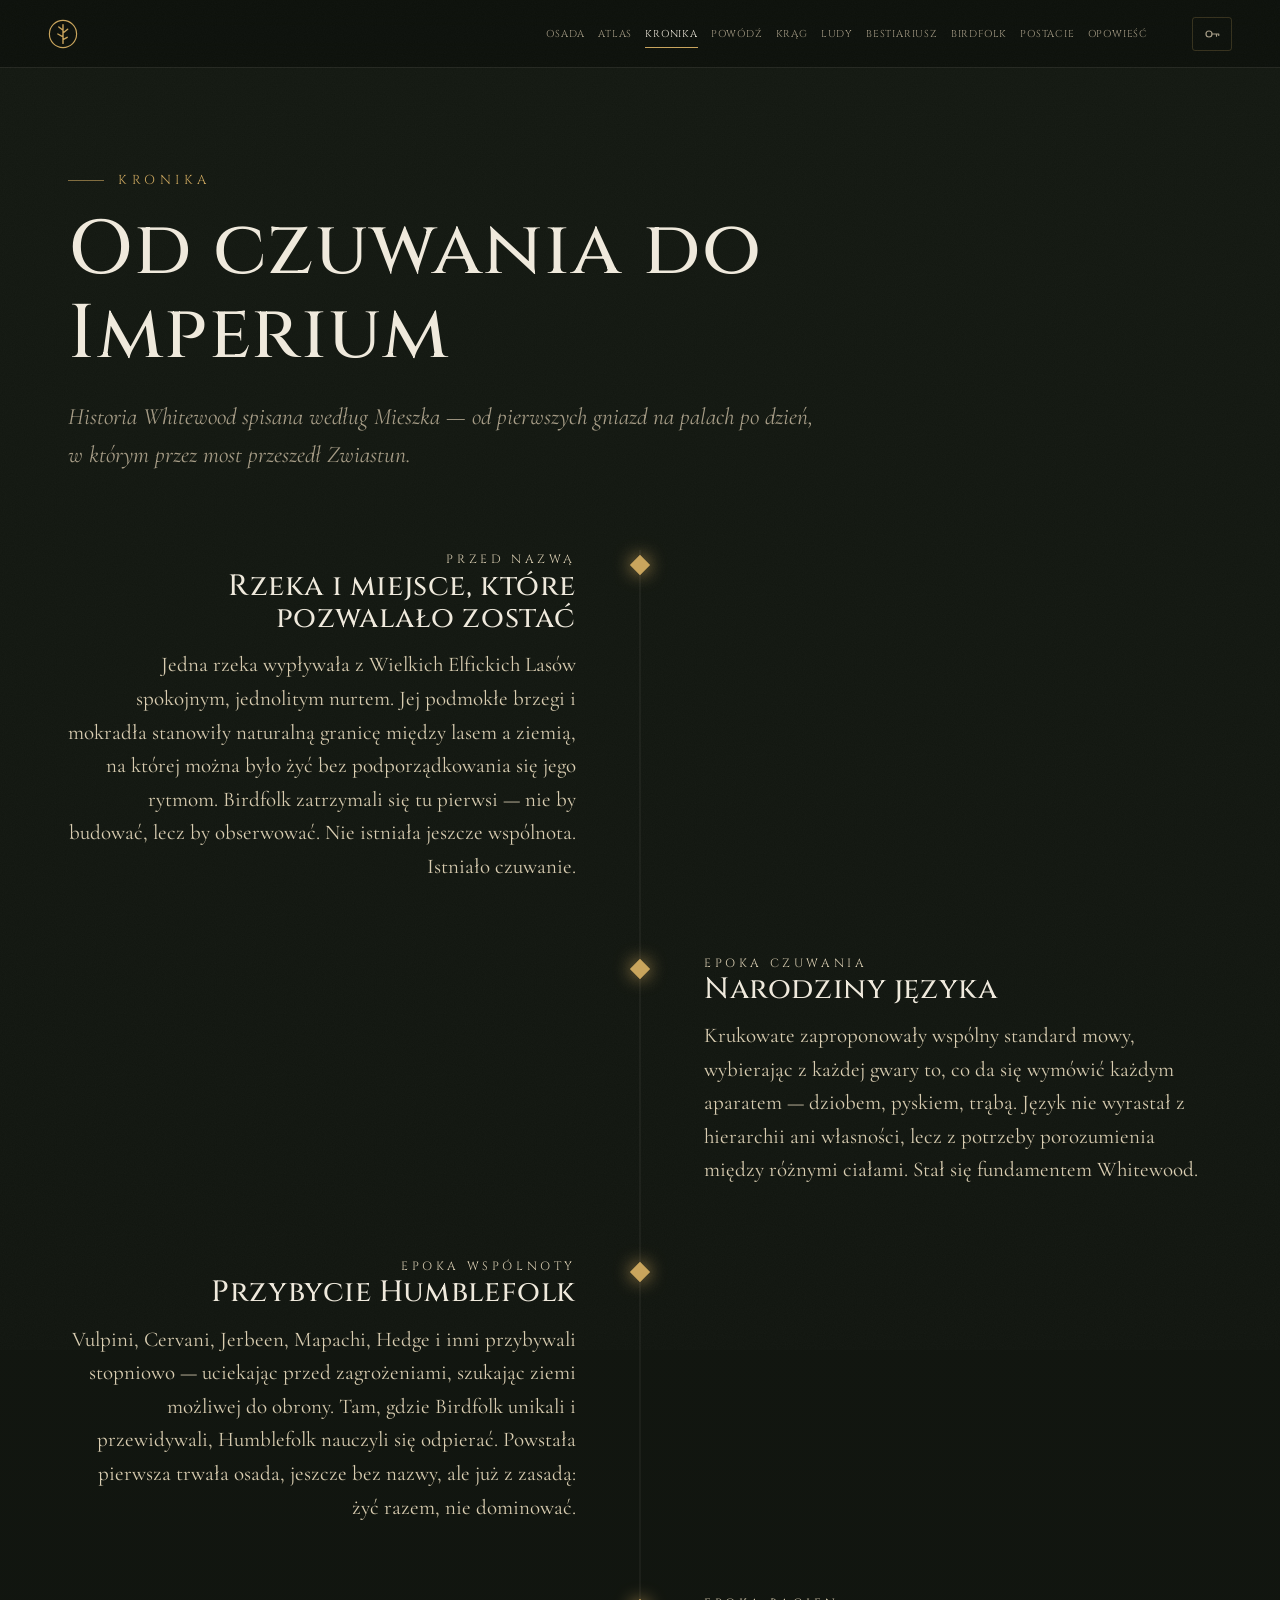
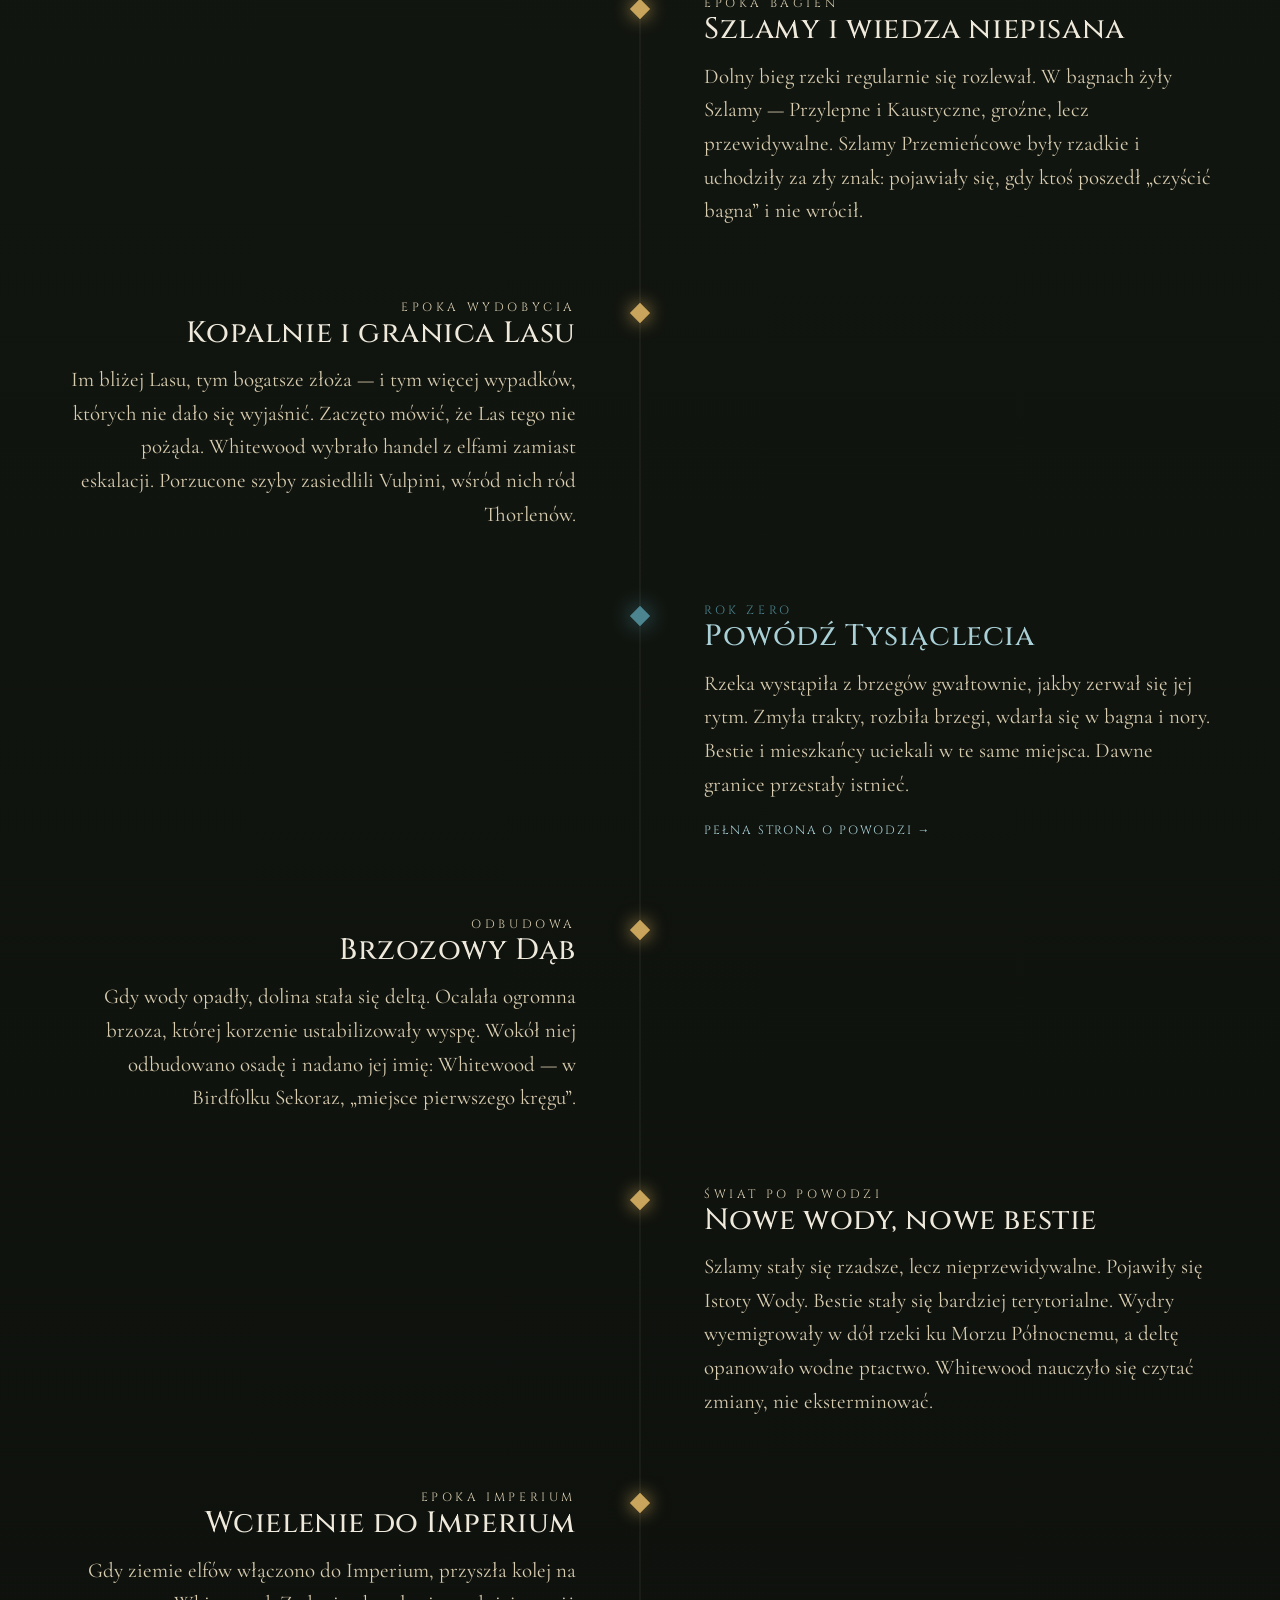
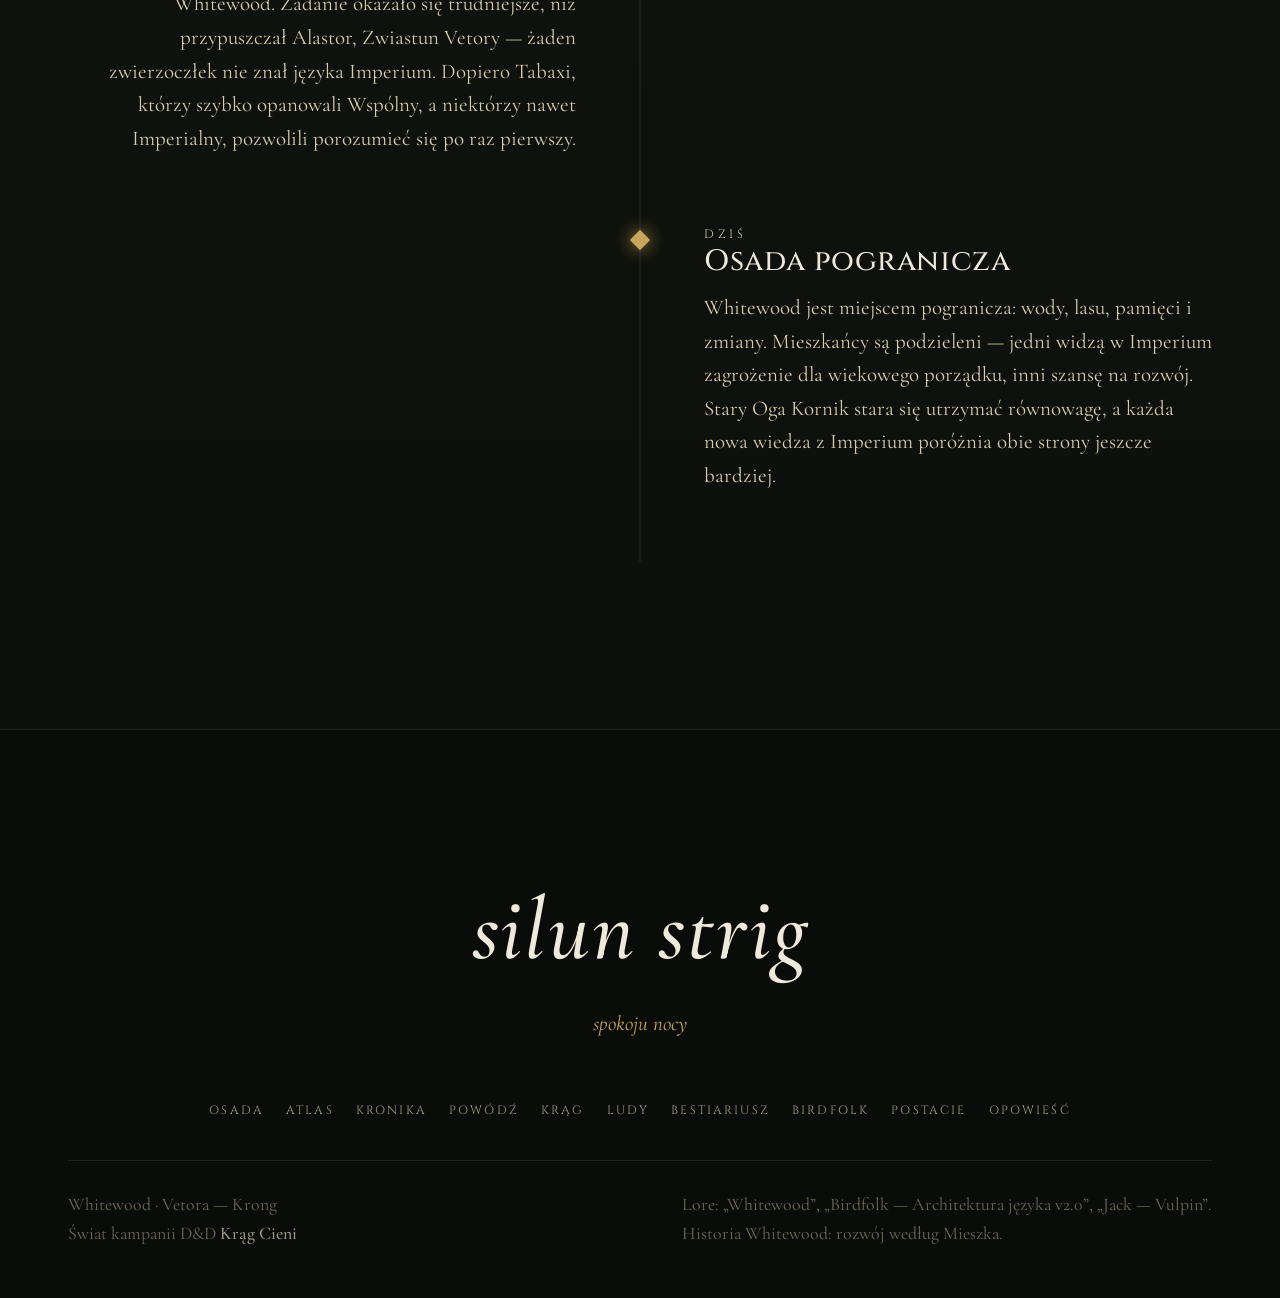
<file: kronika.html>
<!doctype html>
<html lang="pl">
<head>
<meta charset="utf-8">
<meta name="viewport" content="width=device-width, initial-scale=1">
<title>Kronika — Whitewood</title>
<meta name="description" content="Historia Whitewood od Epoki Czuwania do Imperium.">
<meta property="og:title" content="Whitewood — Sekoraz">
<meta property="og:description" content="Osada, która nauczyła się żyć z tym, co zostało. Vetora — Krong.">
<meta property="og:image" content="assets/og-image.jpg">
<meta property="og:type" content="website">
<meta name="theme-color" content="#0d100c">
<link rel="icon" href="data:image/svg+xml,%3Csvg xmlns='http://www.w3.org/2000/svg' viewBox='0 0 64 64'%3E%3Ccircle cx='32' cy='32' r='29' fill='%230d100c' stroke='%23c9a45c' stroke-width='3'/%3E%3Cpath d='M32 12v40M32 24l-9-7M32 30l10-8M32 38l-11-6M32 44l9-5' stroke='%23efe9dc' stroke-width='3' stroke-linecap='round' fill='none'/%3E%3C/svg%3E">
<link rel="preconnect" href="https://fonts.googleapis.com">
<link rel="preconnect" href="https://fonts.gstatic.com" crossorigin>
<link href="https://fonts.googleapis.com/css2?family=Cinzel:wght@400;500;600;700&family=Cormorant+Garamond:ital,wght@0,400;0,500;0,600;1,400;1,500&display=swap" rel="stylesheet">
<link rel="stylesheet" href="css/style.css">
<link rel="stylesheet" href="css/lore.css">
<link rel="stylesheet" href="css/pages.css">
</head>
<body class="subpage">

<a class="skip" href="#tresc">Przejdź do treści</a>

<main id="tresc">
<section class="section chronicle" id="kronika">
  <div class="wrap">
    <header class="section__head">
      <p class="eyebrow reveal">Kronika</p>
      <h2 class="reveal">Od czuwania do Imperium</h2>
      <p class="section__sub reveal">Historia Whitewood spisana według Mieszka — od pierwszych gniazd na palach po dzień, w którym przez most przeszedł Zwiastun.</p>
    </header>
    <ol class="timeline" id="timeline"></ol>
  </div>
</section>
</main>

<script src="js/data.js"></script>
<script src="js/site.js"></script>
<script src="js/lore.js"></script>
<script src="js/pages.js"></script>
</body>
</html>
</file>
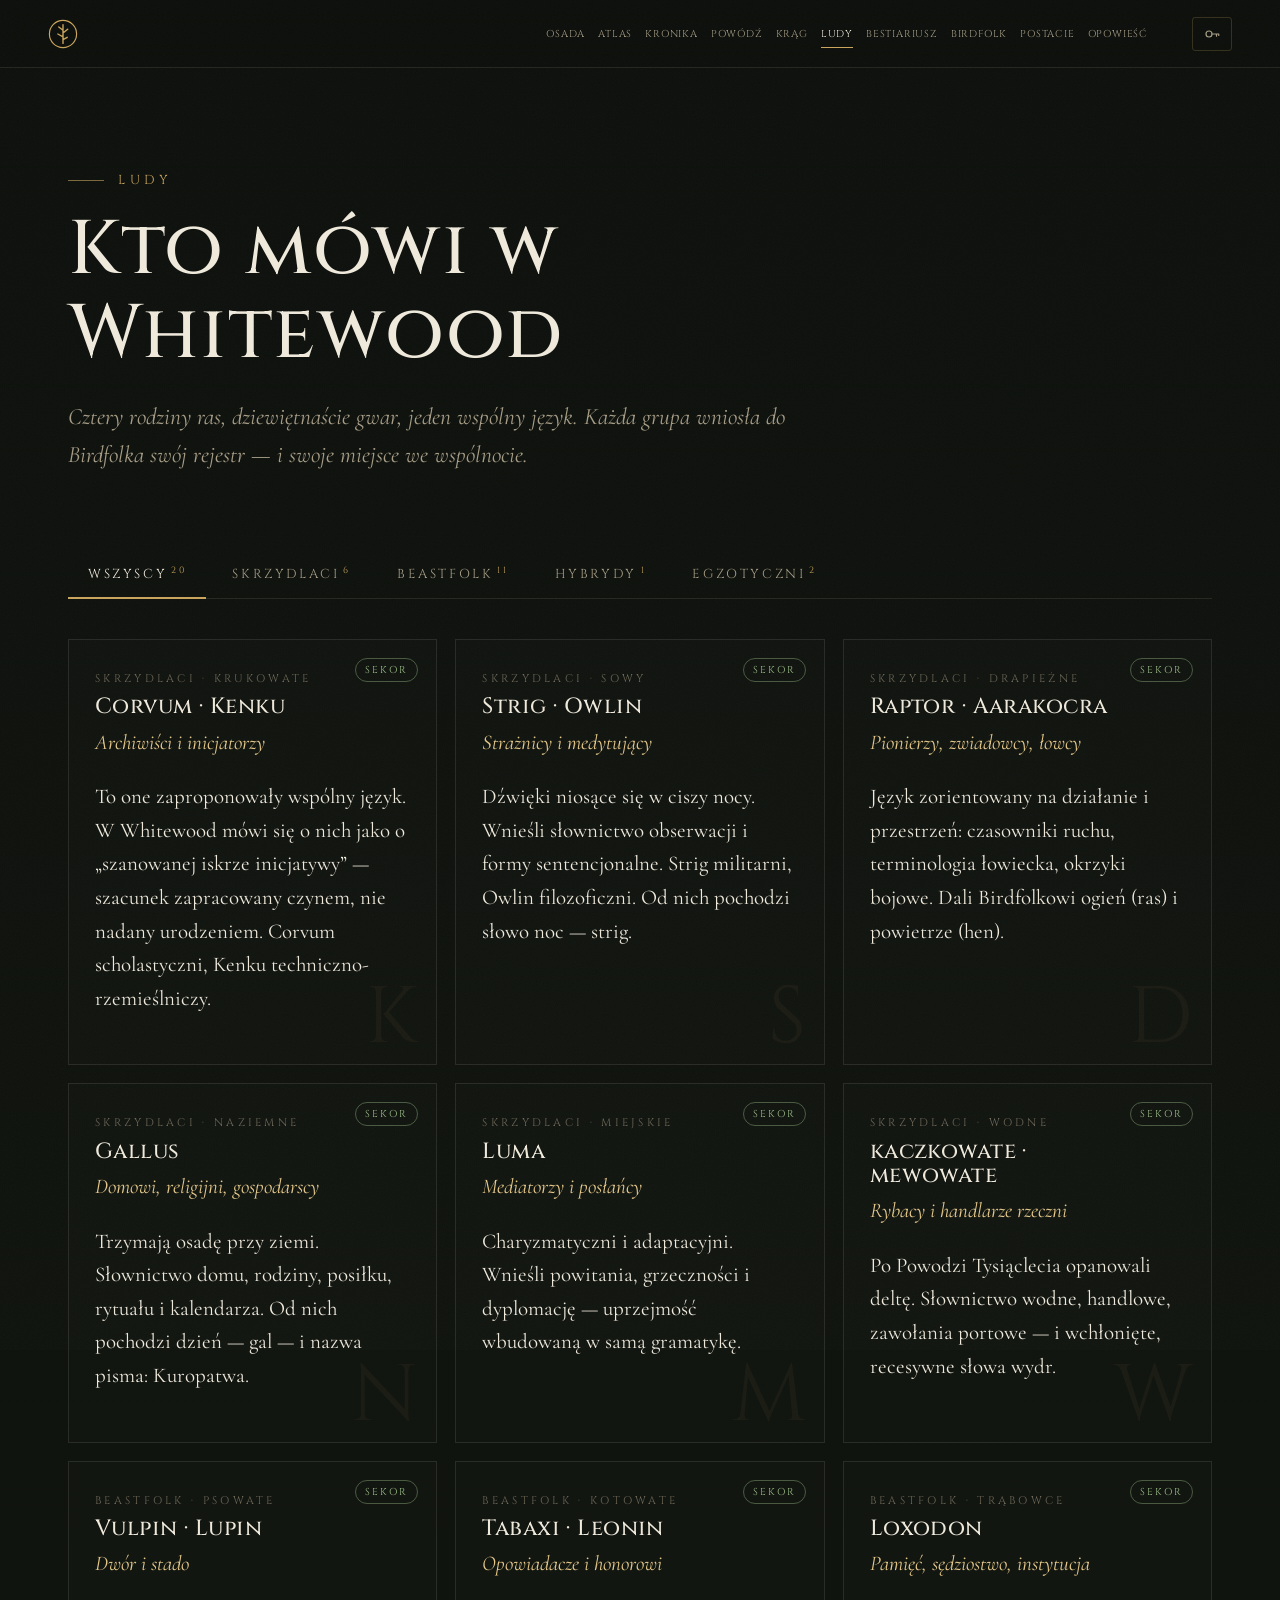
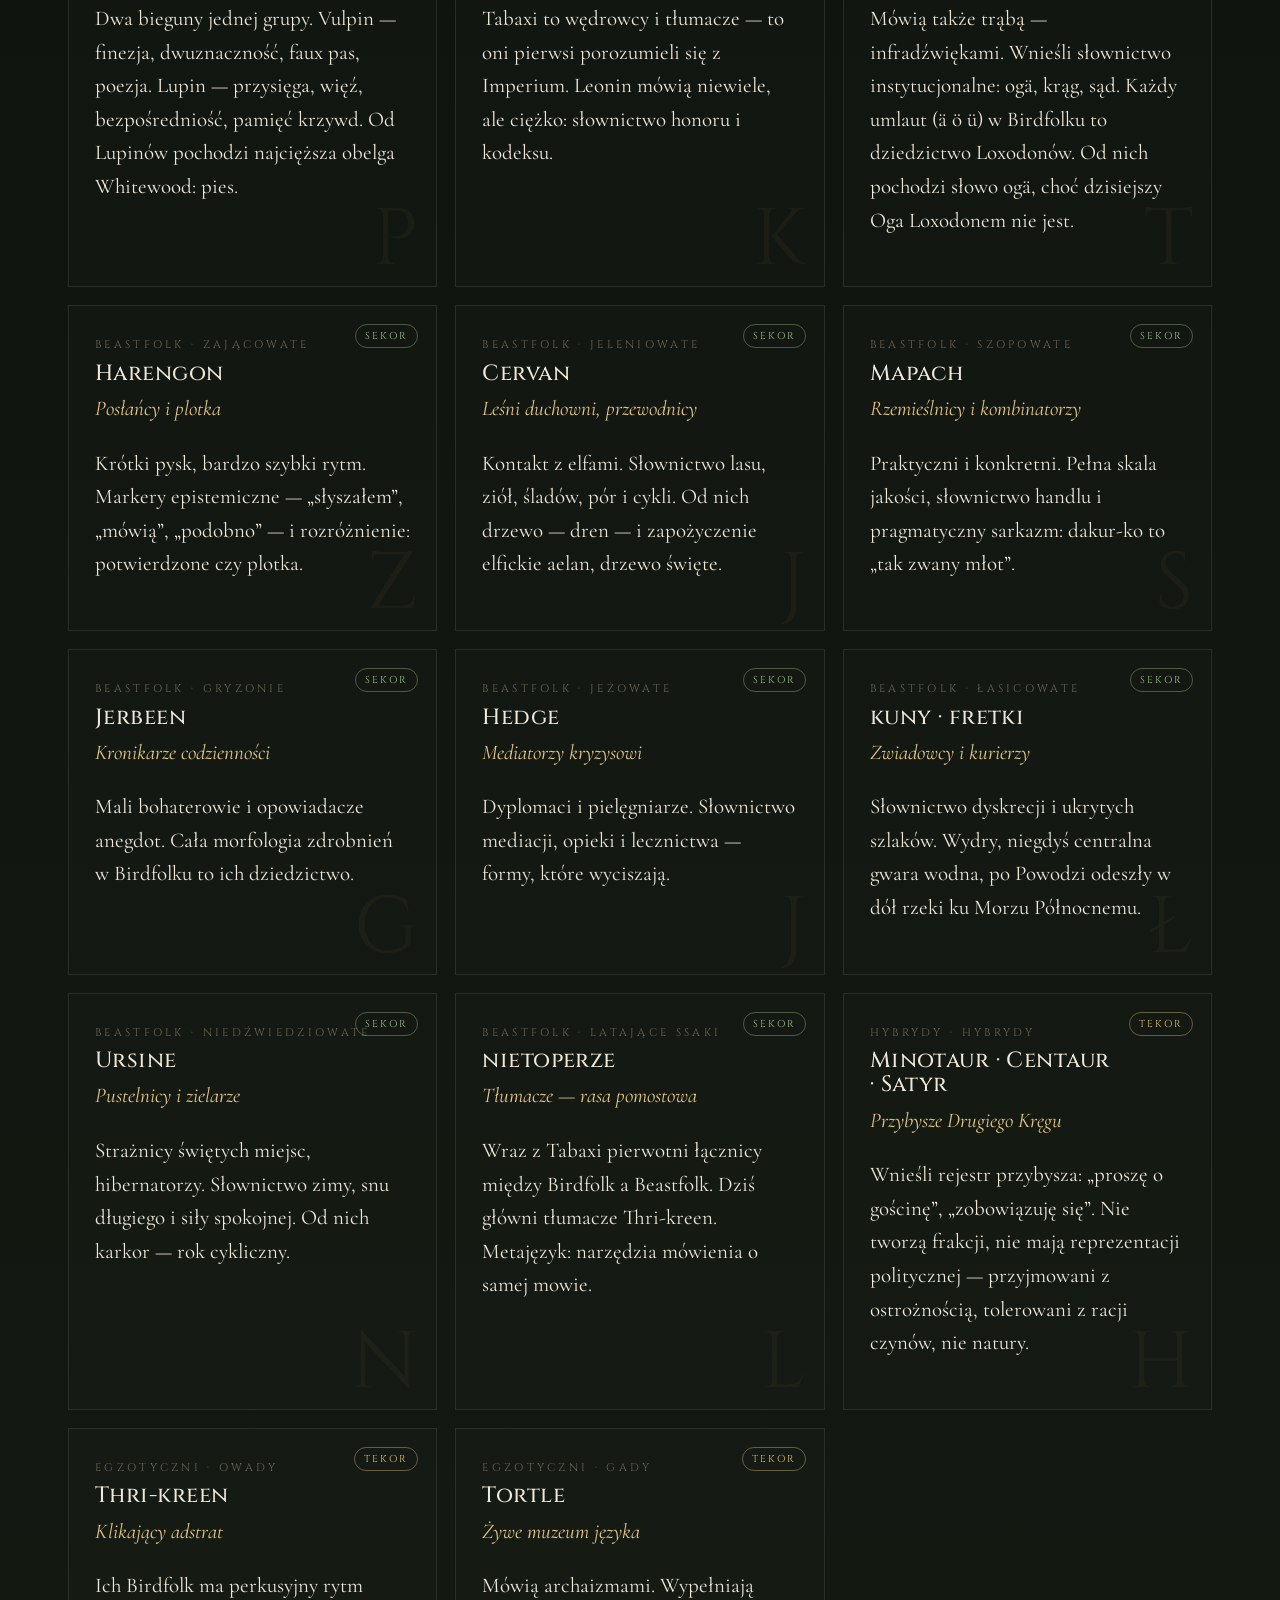
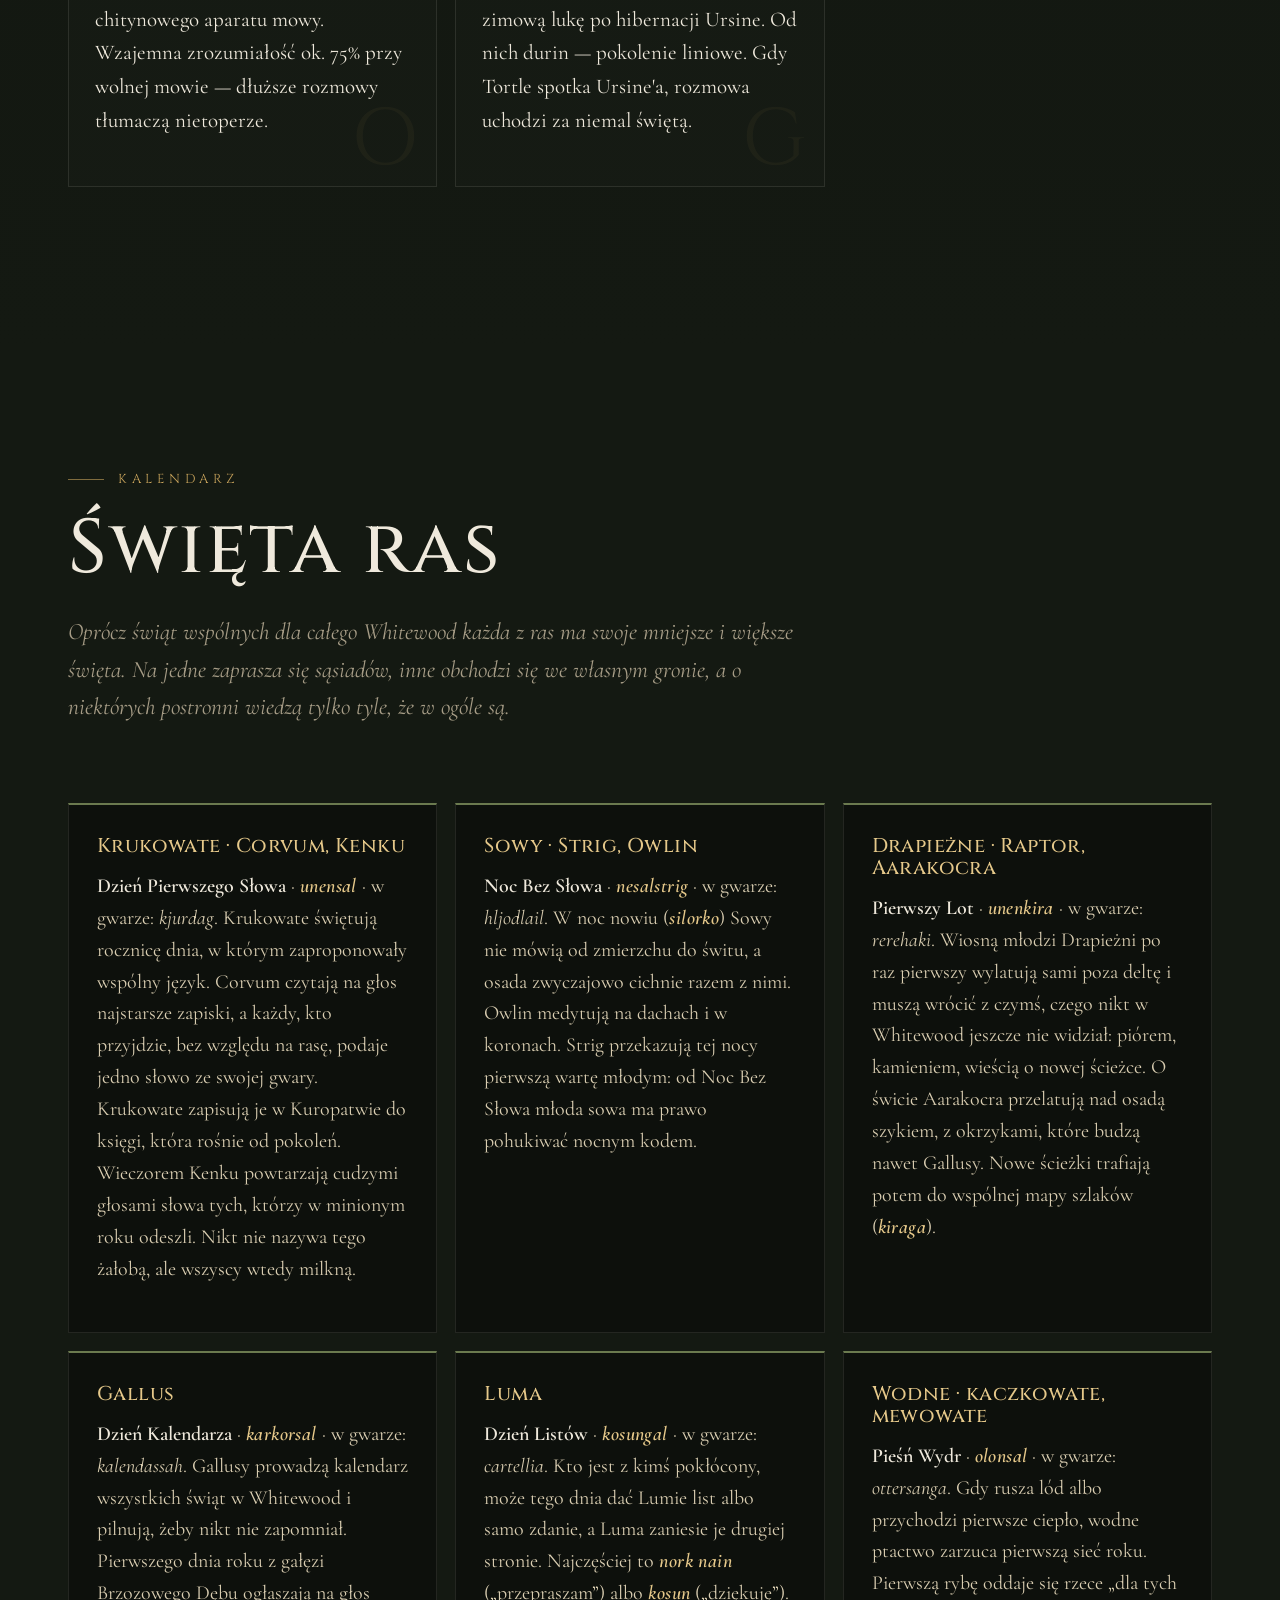
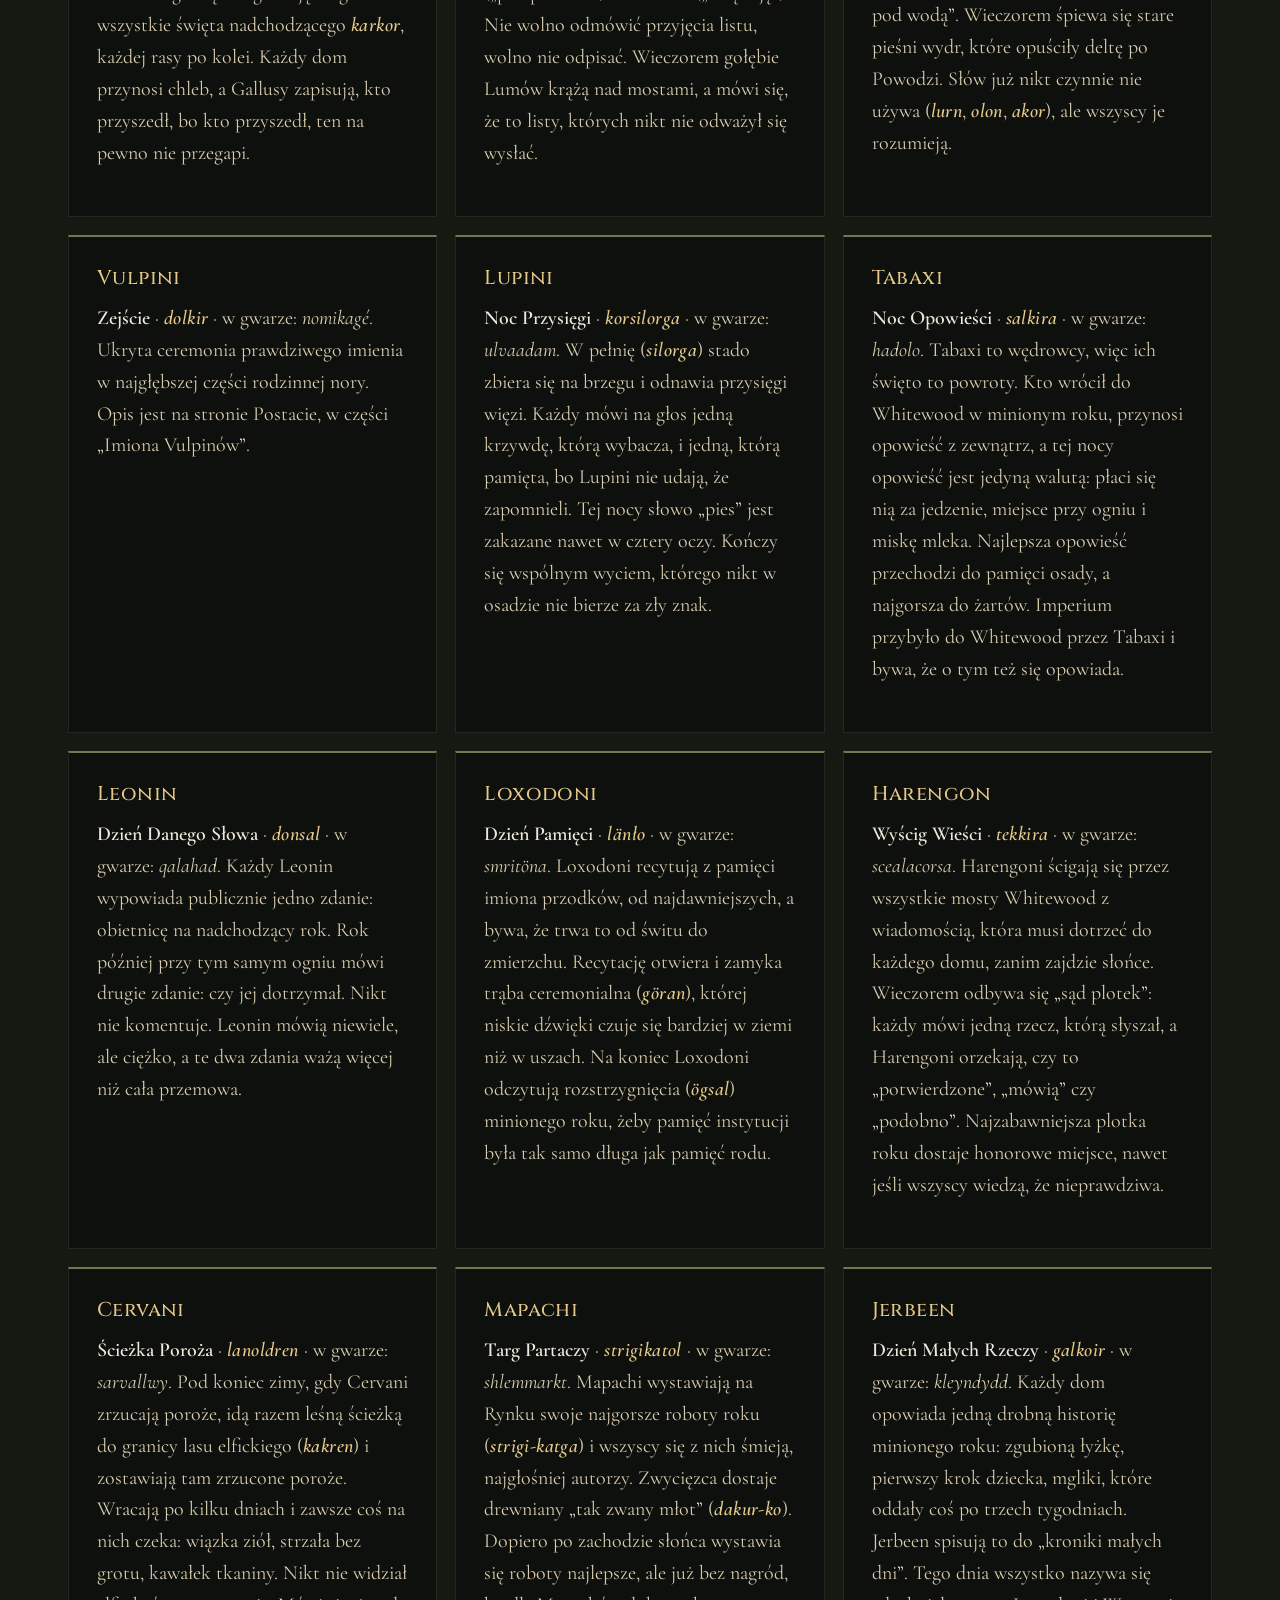
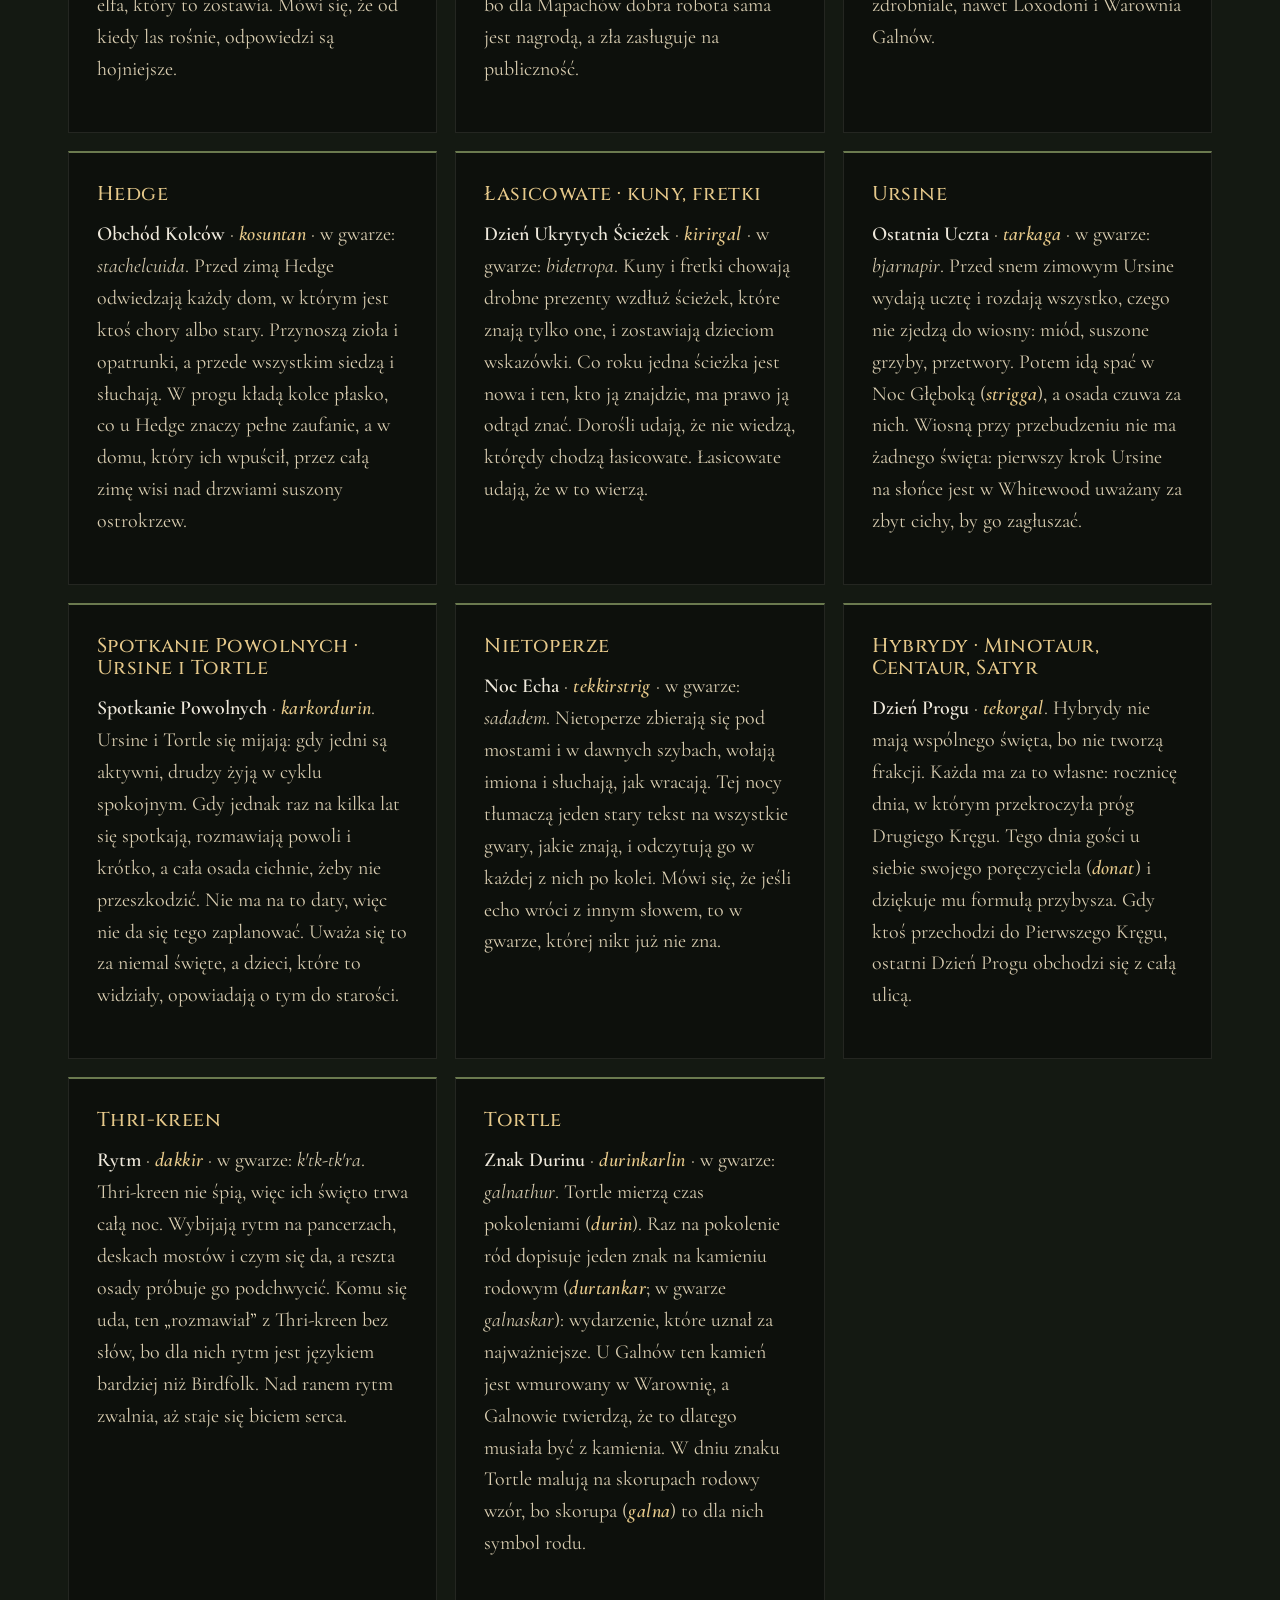
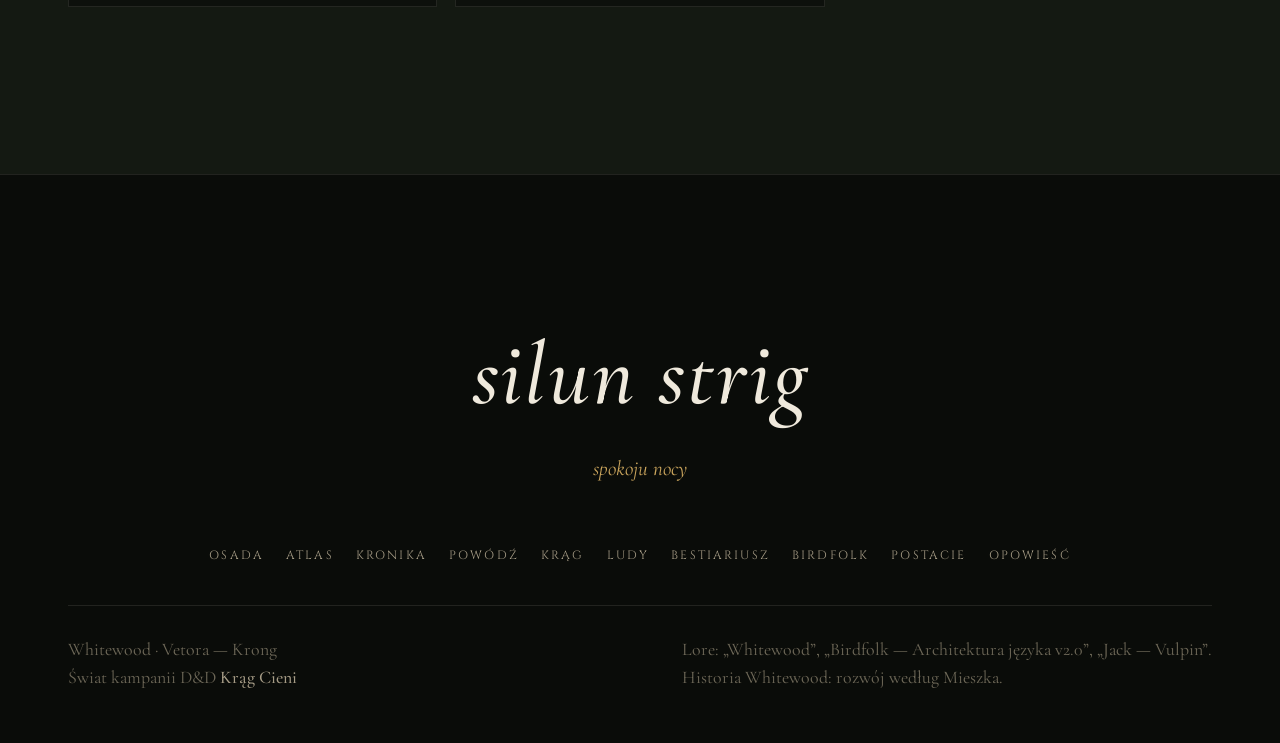
<file: ludy.html>
<!doctype html>
<html lang="pl">
<head>
<meta charset="utf-8">
<meta name="viewport" content="width=device-width, initial-scale=1">
<title>Ludy — Whitewood</title>
<meta name="description" content="Rody i gwary Whitewood: Skrzydlaci, Beastfolk, Hybrydy i Egzotyczni.">
<meta property="og:title" content="Whitewood — Sekoraz">
<meta property="og:description" content="Osada, która nauczyła się żyć z tym, co zostało. Vetora — Krong.">
<meta property="og:image" content="assets/og-image.jpg">
<meta property="og:type" content="website">
<meta name="theme-color" content="#0d100c">
<link rel="icon" href="data:image/svg+xml,%3Csvg xmlns='http://www.w3.org/2000/svg' viewBox='0 0 64 64'%3E%3Ccircle cx='32' cy='32' r='29' fill='%230d100c' stroke='%23c9a45c' stroke-width='3'/%3E%3Cpath d='M32 12v40M32 24l-9-7M32 30l10-8M32 38l-11-6M32 44l9-5' stroke='%23efe9dc' stroke-width='3' stroke-linecap='round' fill='none'/%3E%3C/svg%3E">
<link rel="preconnect" href="https://fonts.googleapis.com">
<link rel="preconnect" href="https://fonts.gstatic.com" crossorigin>
<link href="https://fonts.googleapis.com/css2?family=Cinzel:wght@400;500;600;700&family=Cormorant+Garamond:ital,wght@0,400;0,500;0,600;1,400;1,500&display=swap" rel="stylesheet">
<link rel="stylesheet" href="css/style.css">
<link rel="stylesheet" href="css/lore.css">
<link rel="stylesheet" href="css/pages.css">
</head>
<body class="subpage">

<a class="skip" href="#tresc">Przejdź do treści</a>

<main id="tresc">
<section class="section peoples" id="ludy">
  <div class="wrap">
    <header class="section__head">
      <p class="eyebrow reveal">Ludy</p>
      <h2 class="reveal">Kto mówi w Whitewood</h2>
      <p class="section__sub reveal">Cztery rodziny ras, dziewiętnaście gwar, jeden wspólny język. Każda grupa wniosła do Birdfolka swój rejestr — i swoje miejsce we wspólnocie.</p>
    </header>
    <div class="tabs reveal" role="tablist" id="peopleTabs">
      <button role="tab" aria-selected="true" data-fam="all">Wszyscy</button>
      <button role="tab" aria-selected="false" data-fam="birdfolk">Skrzydlaci</button>
      <button role="tab" aria-selected="false" data-fam="beastfolk">Beastfolk</button>
      <button role="tab" aria-selected="false" data-fam="hybrids">Hybrydy</button>
      <button role="tab" aria-selected="false" data-fam="exotic">Egzotyczni</button>
    </div>
    <div class="people" id="people"></div>
  </div>
</section>

<!-- ============ ŚWIĘTA RAS ============ -->
<section class="section settle" id="swieta">
  <div class="wrap">
    <header class="section__head">
      <p class="eyebrow reveal">Kalendarz</p>
      <h2 class="reveal" data-doc-title>Święta ras</h2>
      <div class="section__sub settle__lead reveal" data-doc-lead></div>
    </header>
    <div class="settle__grid" data-doc="swieta" data-layout="cards"></div>
  </div>
</section>
</main>

<script src="js/data.js"></script>
<script src="js/site.js"></script>
<script src="js/lore.js"></script>
<script src="js/pages.js"></script>
</body>
</html>
</file>
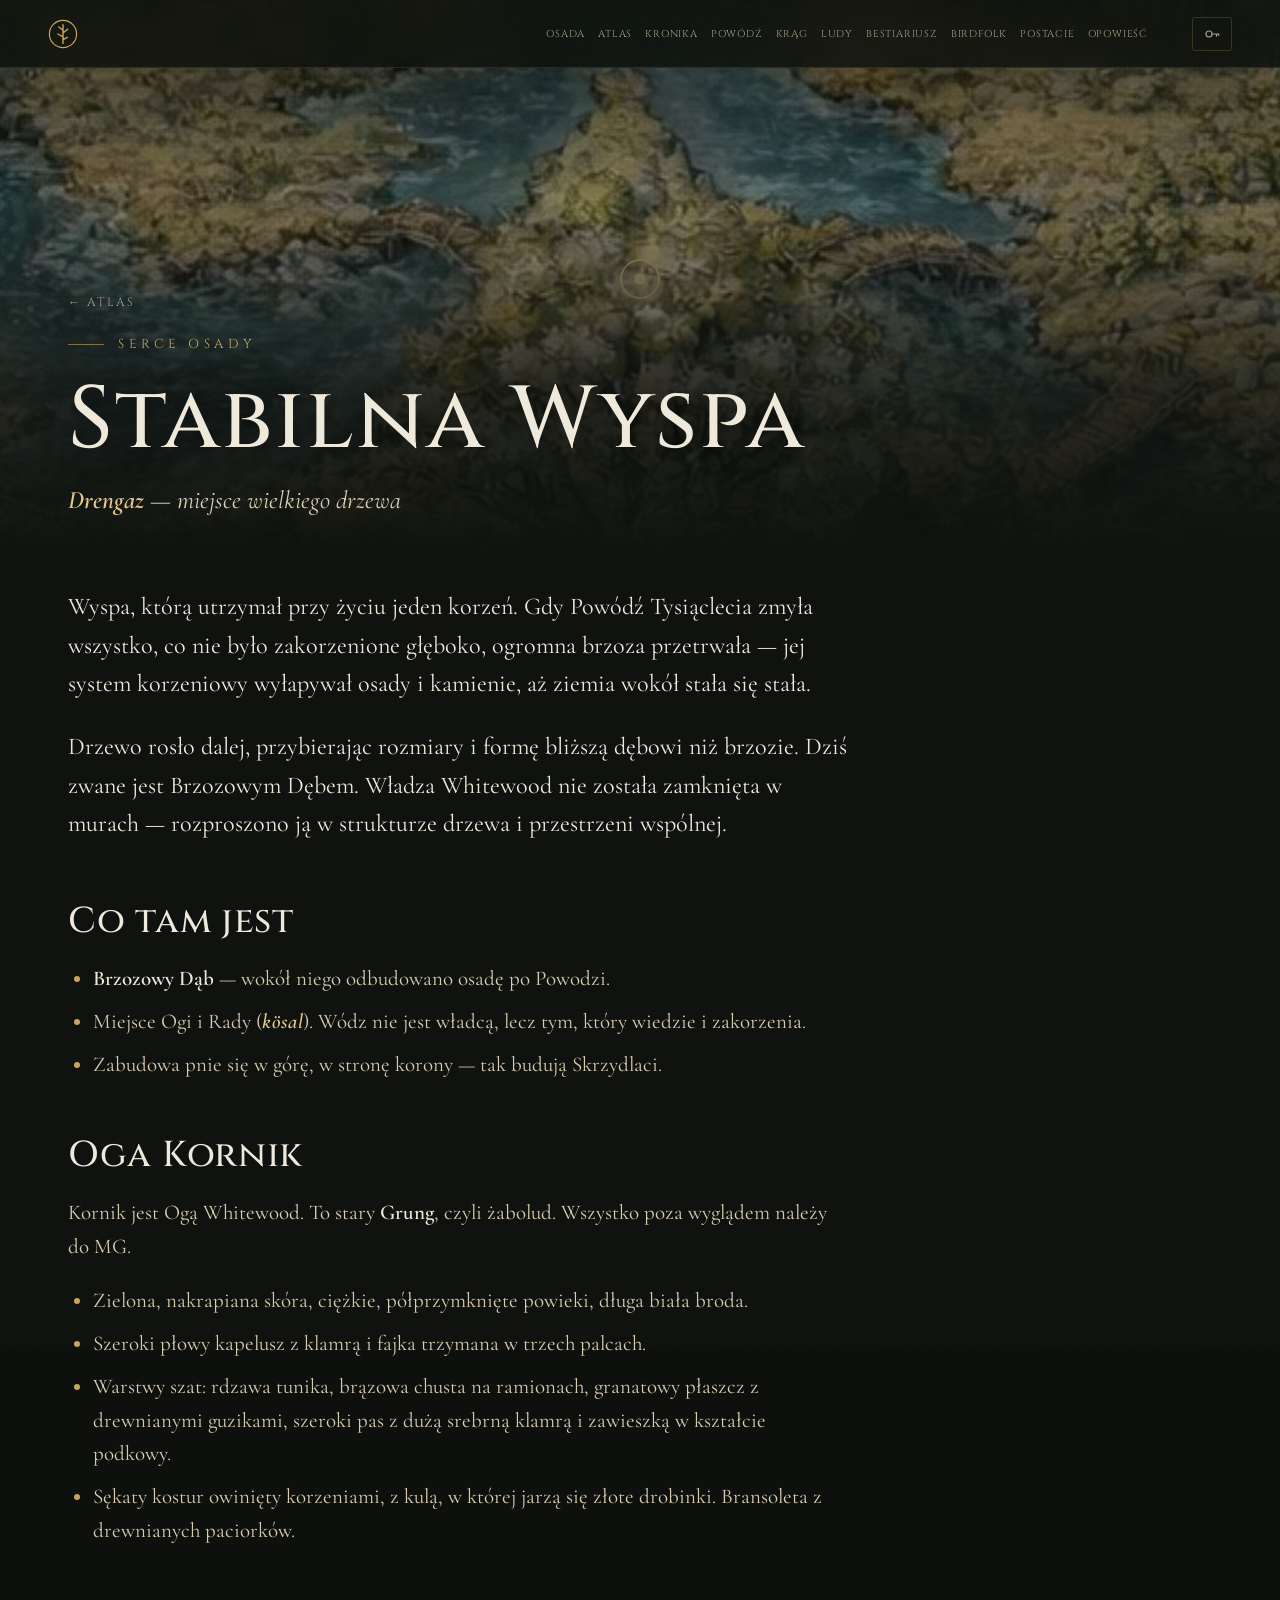
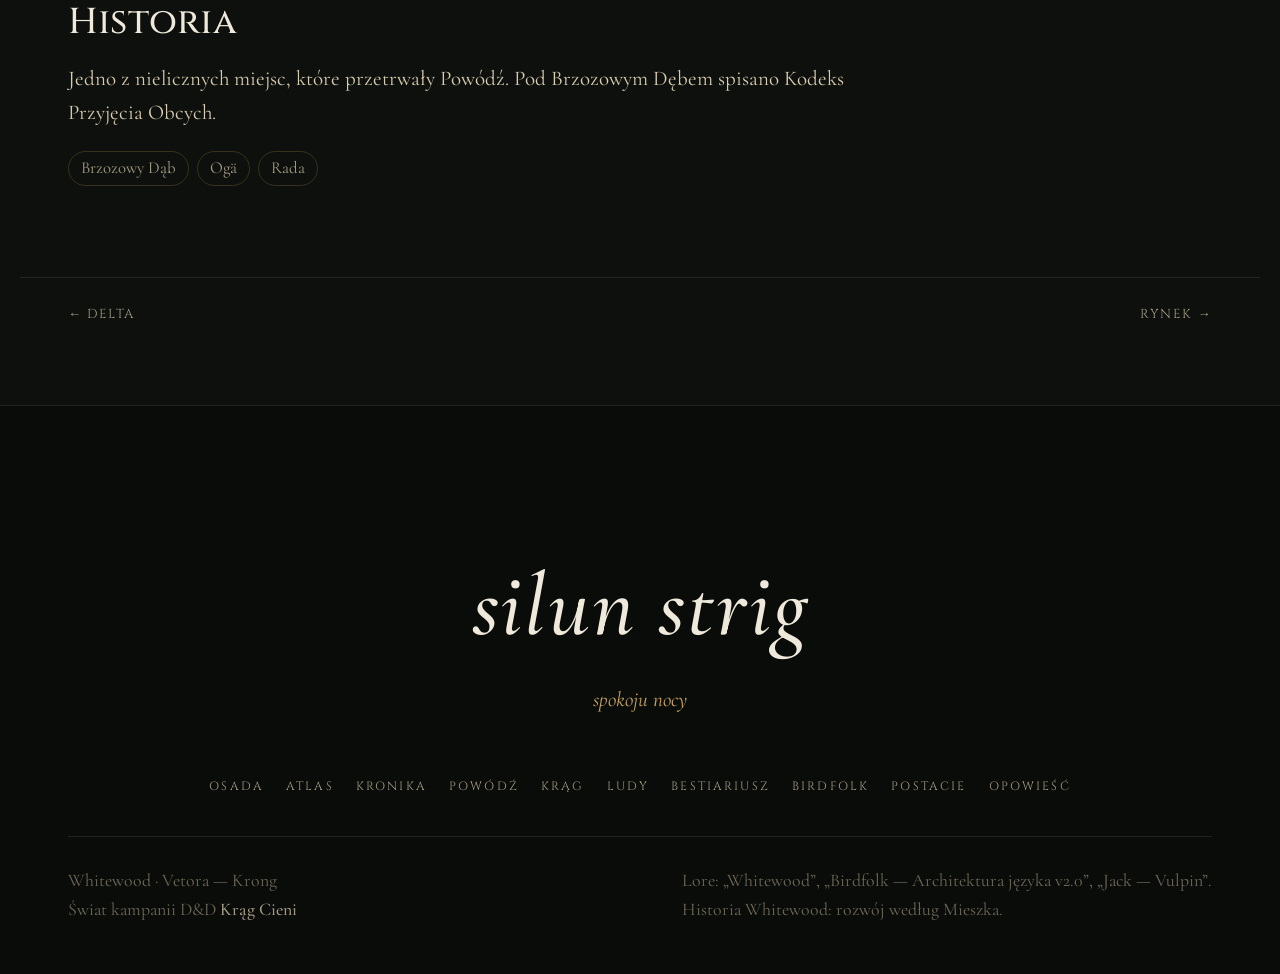
<file: miejsce.html>
<!doctype html>
<html lang="pl">
<head>
<meta charset="utf-8">
<meta name="viewport" content="width=device-width, initial-scale=1">
<title>Miejsce — Whitewood</title>
<meta name="description" content="Miejsce w Whitewood.">
<meta property="og:title" content="Whitewood — Sekoraz">
<meta property="og:description" content="Osada, która nauczyła się żyć z tym, co zostało. Vetora — Krong.">
<meta property="og:image" content="assets/og-image.jpg">
<meta property="og:type" content="website">
<meta name="theme-color" content="#0d100c">
<link rel="icon" href="data:image/svg+xml,%3Csvg xmlns='http://www.w3.org/2000/svg' viewBox='0 0 64 64'%3E%3Ccircle cx='32' cy='32' r='29' fill='%230d100c' stroke='%23c9a45c' stroke-width='3'/%3E%3Cpath d='M32 12v40M32 24l-9-7M32 30l10-8M32 38l-11-6M32 44l9-5' stroke='%23efe9dc' stroke-width='3' stroke-linecap='round' fill='none'/%3E%3C/svg%3E">
<link rel="preconnect" href="https://fonts.googleapis.com">
<link rel="preconnect" href="https://fonts.gstatic.com" crossorigin>
<link href="https://fonts.googleapis.com/css2?family=Cinzel:wght@400;500;600;700&family=Cormorant+Garamond:ital,wght@0,400;0,500;0,600;1,400;1,500&display=swap" rel="stylesheet">
<link rel="stylesheet" href="css/style.css">
<link rel="stylesheet" href="css/lore.css">
<link rel="stylesheet" href="css/pages.css">
</head>
<body class="subpage">

<a class="skip" href="#tresc">Przejdź do treści</a>

<main id="tresc">
<div id="placePage" class="ppage"></div>
</main>

<script src="js/data.js"></script>
<script src="js/site.js"></script>
<script src="js/lore.js"></script>
<script src="js/pages.js"></script>
</body>
</html>
</file>
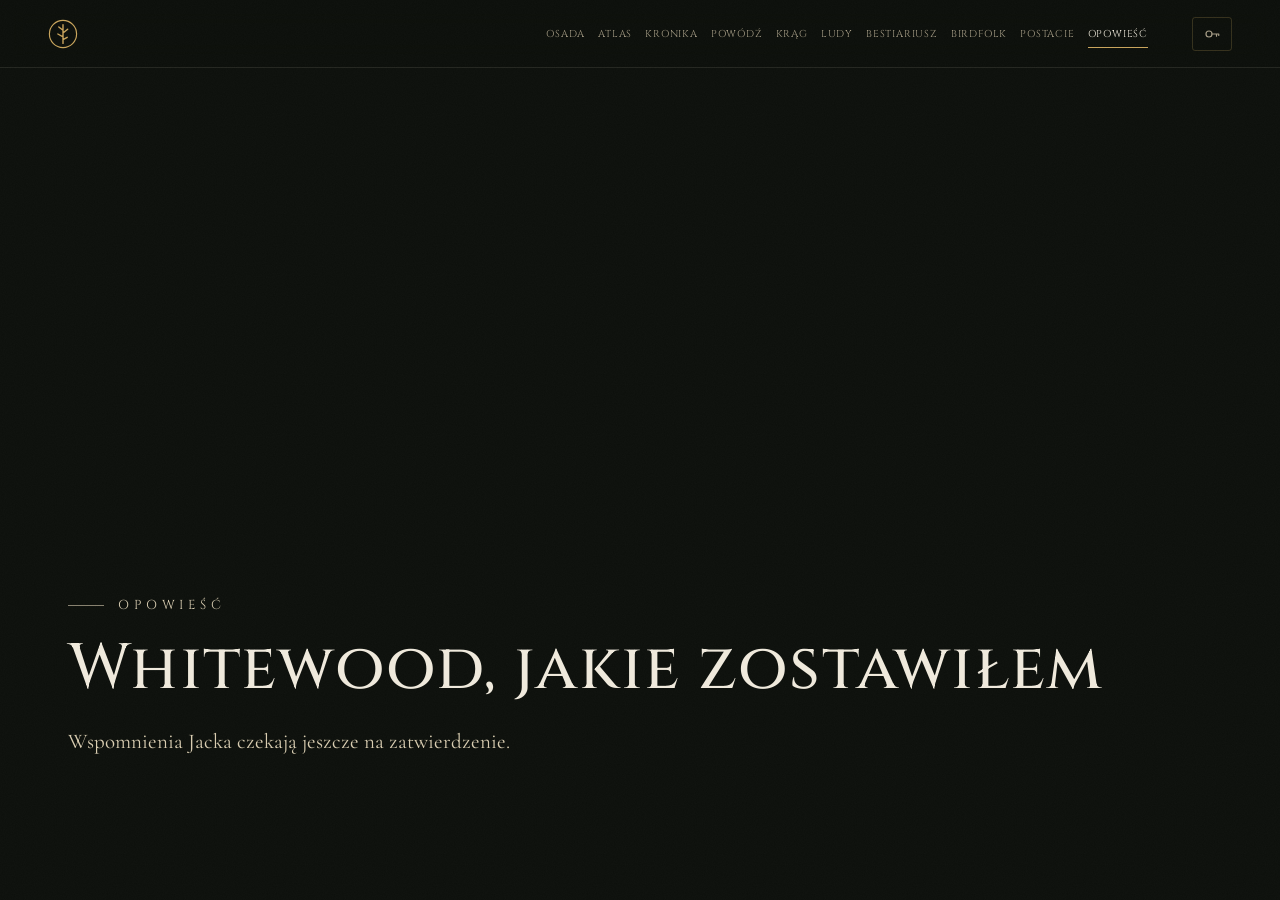
<file: opowiesc.html>
<!doctype html>
<html lang="pl">
<head>
<meta charset="utf-8">
<meta name="viewport" content="width=device-width, initial-scale=1">
<title>Opowieść — Whitewood</title>
<meta name="description" content="Whitewood, jakie zostawił Jack: opowieść do przeczytania na głos.">
<meta property="og:title" content="Whitewood — Sekoraz">
<meta property="og:description" content="Osada, która nauczyła się żyć z tym, co zostało. Vetora — Krong.">
<meta property="og:image" content="assets/og-image.jpg">
<meta property="og:type" content="website">
<meta name="theme-color" content="#0d100c">
<link rel="icon" href="data:image/svg+xml,%3Csvg xmlns='http://www.w3.org/2000/svg' viewBox='0 0 64 64'%3E%3Ccircle cx='32' cy='32' r='29' fill='%230d100c' stroke='%23c9a45c' stroke-width='3'/%3E%3Cpath d='M32 12v40M32 24l-9-7M32 30l10-8M32 38l-11-6M32 44l9-5' stroke='%23efe9dc' stroke-width='3' stroke-linecap='round' fill='none'/%3E%3C/svg%3E">
<link rel="preconnect" href="https://fonts.googleapis.com">
<link rel="preconnect" href="https://fonts.gstatic.com" crossorigin>
<link href="https://fonts.googleapis.com/css2?family=Cinzel:wght@400;500;600;700&family=Cormorant+Garamond:ital,wght@0,400;0,500;0,600;1,400;1,500&display=swap" rel="stylesheet">
<link rel="stylesheet" href="css/style.css">
<link rel="stylesheet" href="css/lore.css">
<link rel="stylesheet" href="css/pages.css">
</head>
<body class="subpage story-page">

<a class="skip" href="#tresc">Przejdź do treści</a>

<main id="tresc">
  <section class="story" id="story" aria-roledescription="opowieść" aria-live="polite"></section>
</main>

<script src="js/data.js"></script>
<script src="js/site.js"></script>
<script src="js/lore.js"></script>
<script src="js/pages.js"></script>
</body>
</html>
</file>
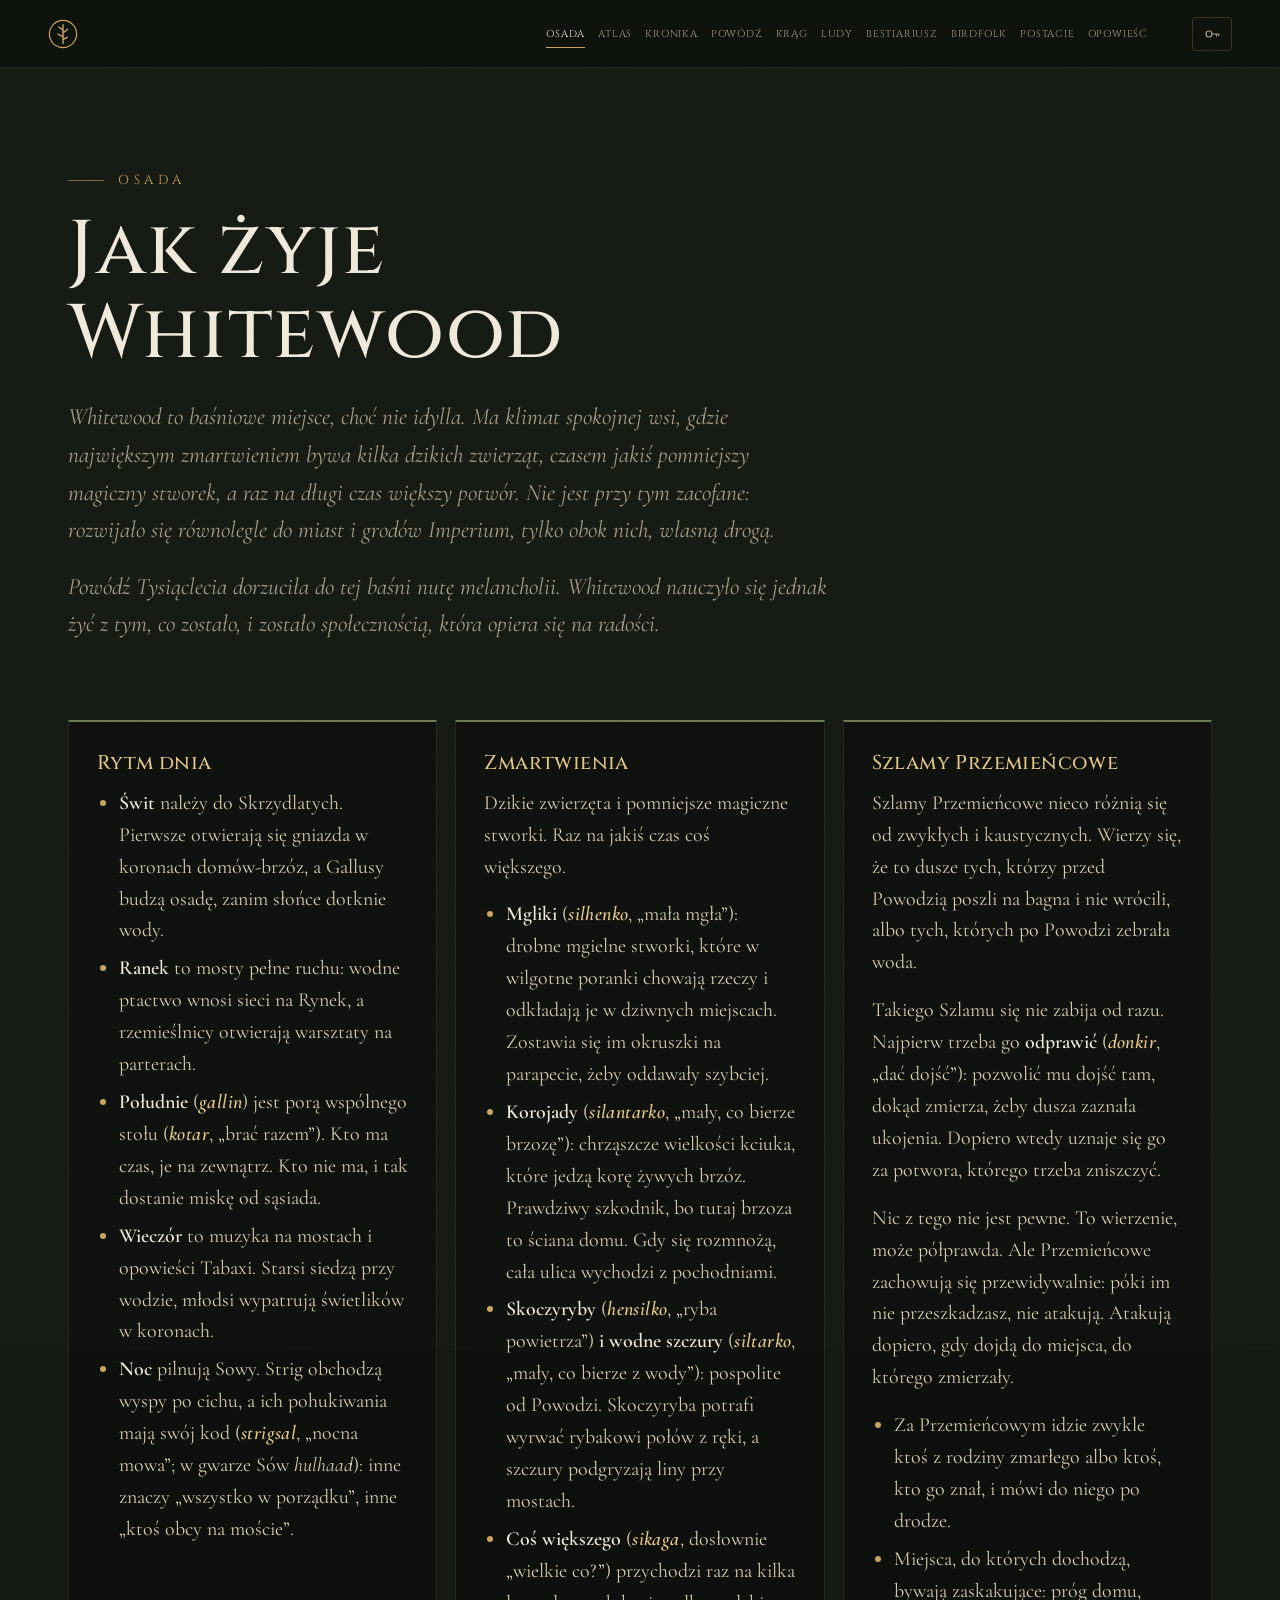
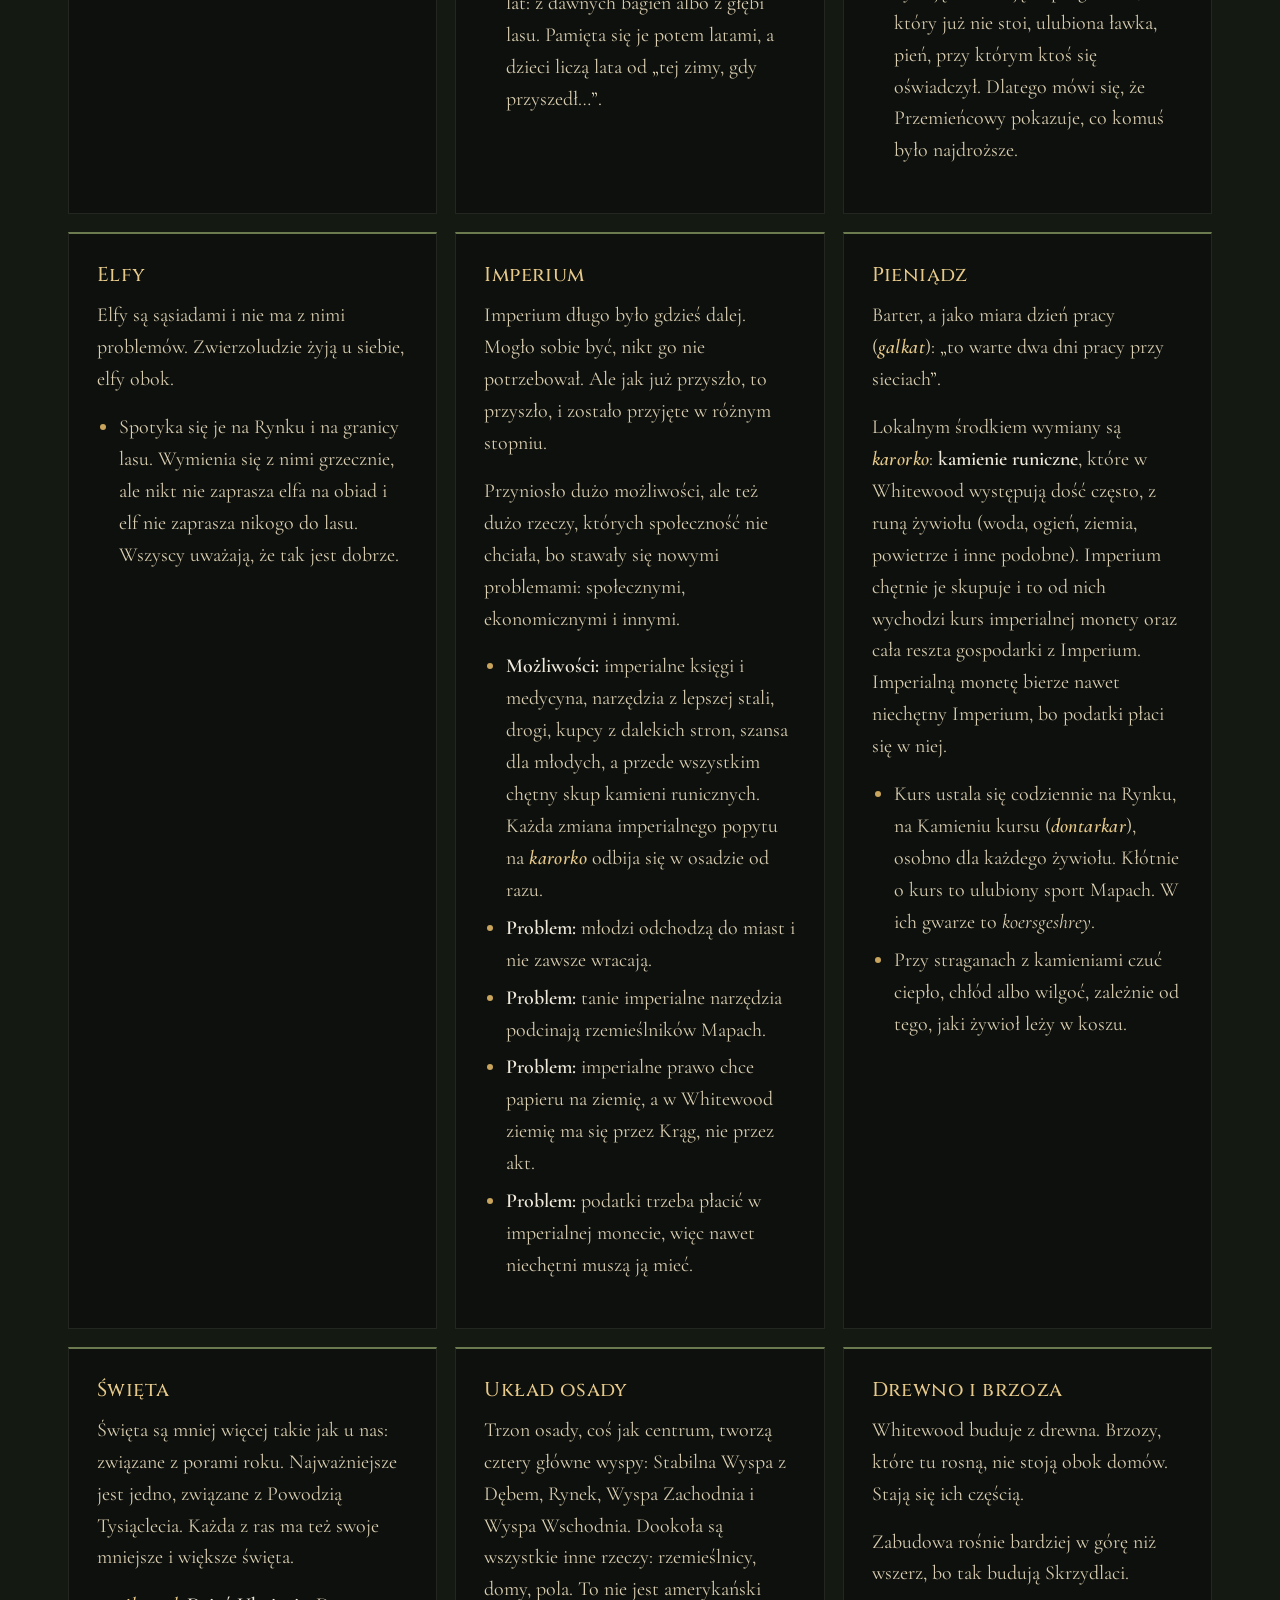
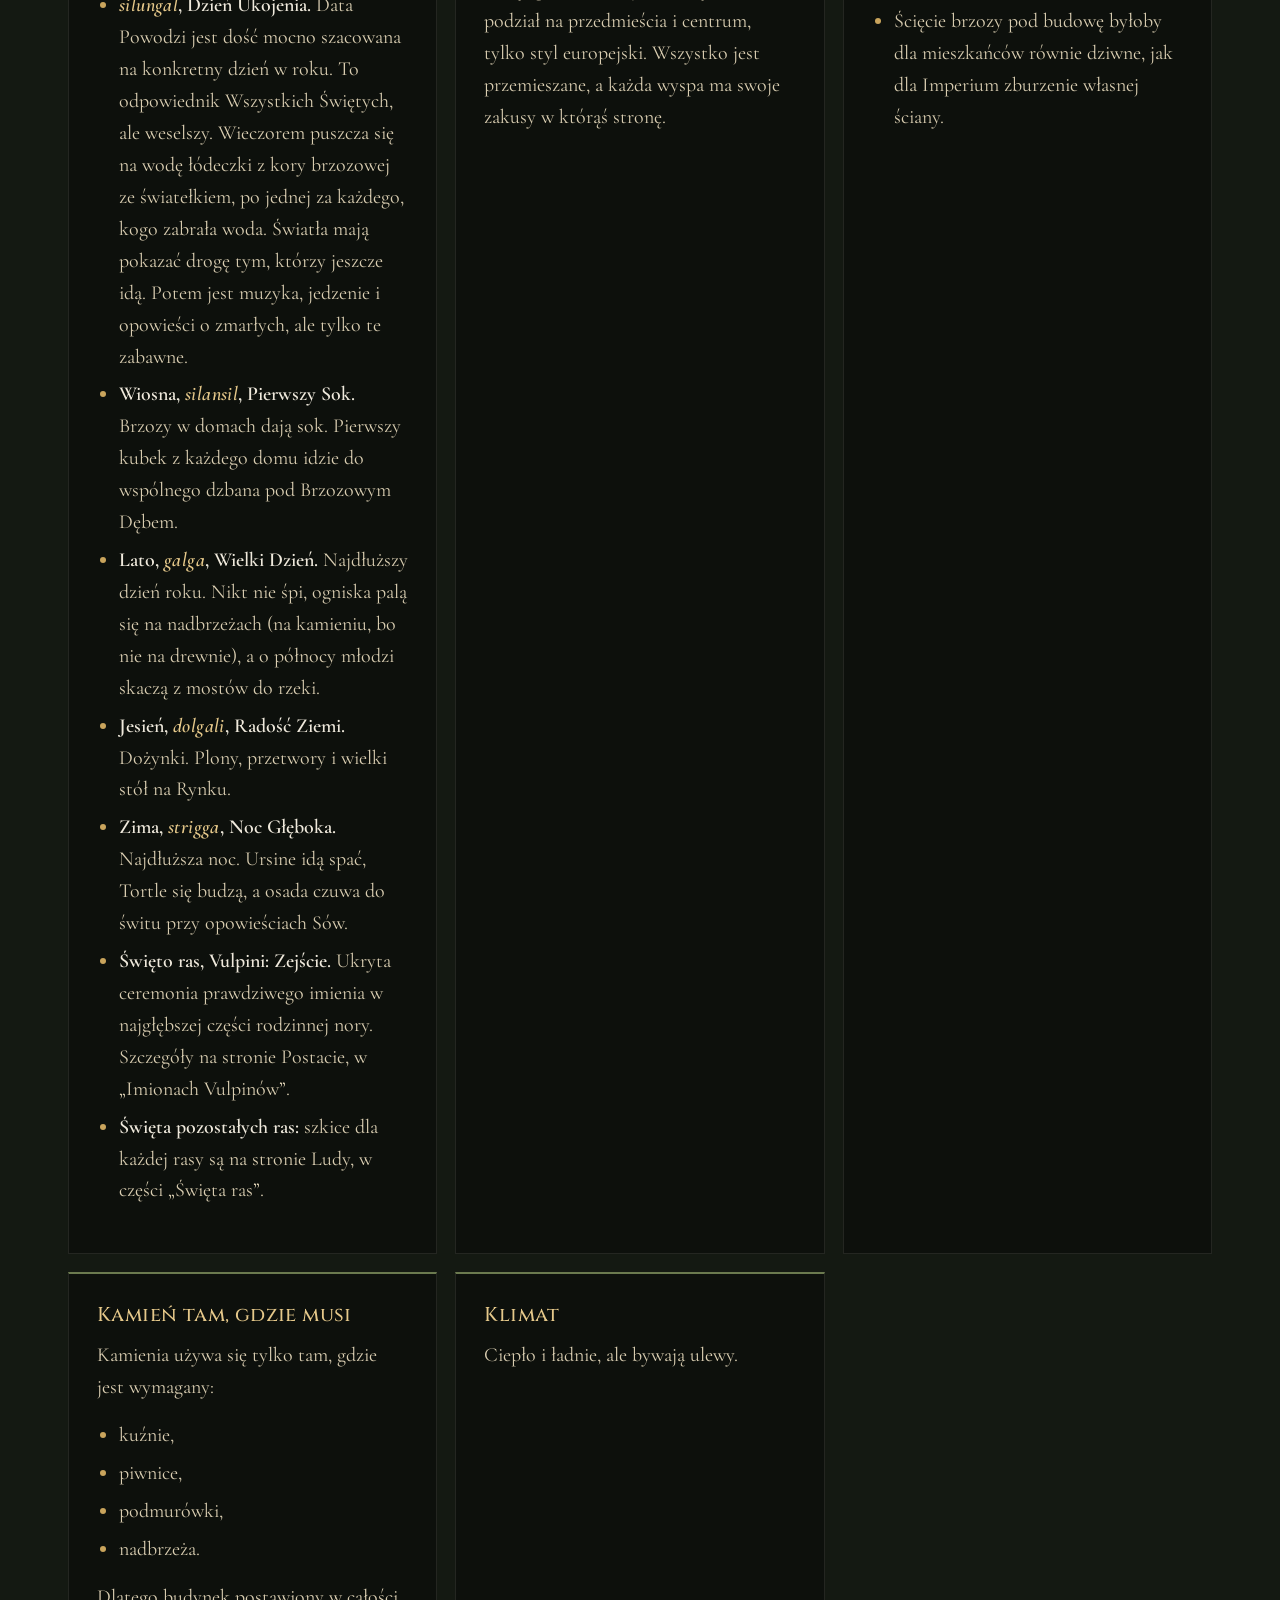
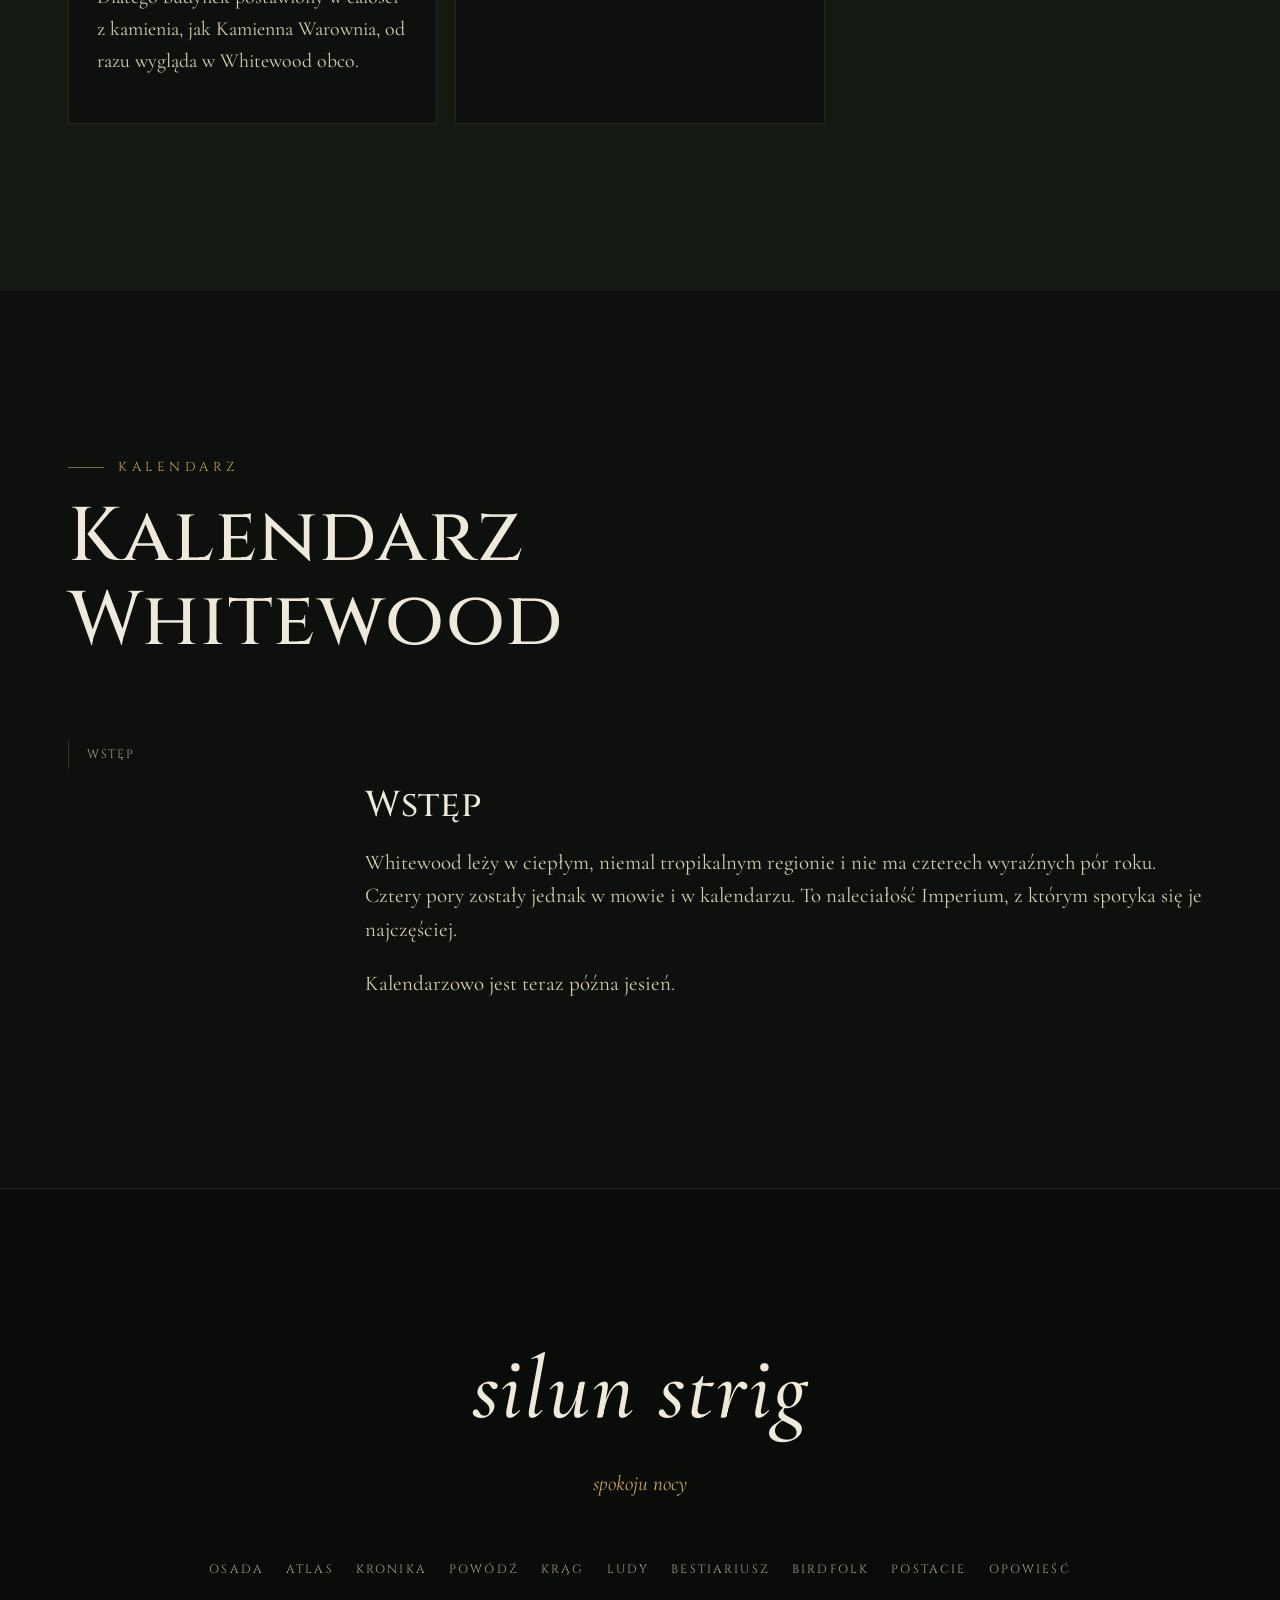
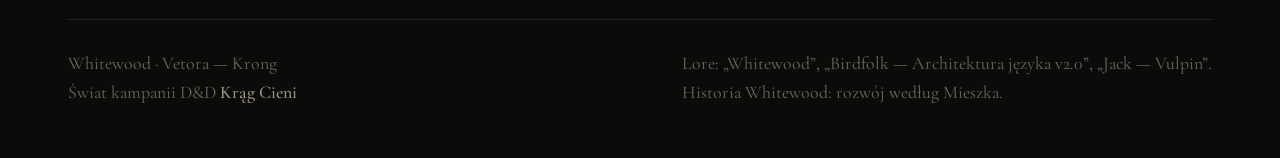
<file: osada.html>
<!doctype html>
<html lang="pl">
<head>
<meta charset="utf-8">
<meta name="viewport" content="width=device-width, initial-scale=1">
<title>Osada — Whitewood</title>
<meta name="description" content="Jak żyje Whitewood: rytm dnia, święta, pieniądz, zmartwienia, drewno i brzoza.">
<meta property="og:title" content="Whitewood — Sekoraz">
<meta property="og:description" content="Osada, która nauczyła się żyć z tym, co zostało. Vetora — Krong.">
<meta property="og:image" content="assets/og-image.jpg">
<meta property="og:type" content="website">
<meta name="theme-color" content="#0d100c">
<link rel="icon" href="data:image/svg+xml,%3Csvg xmlns='http://www.w3.org/2000/svg' viewBox='0 0 64 64'%3E%3Ccircle cx='32' cy='32' r='29' fill='%230d100c' stroke='%23c9a45c' stroke-width='3'/%3E%3Cpath d='M32 12v40M32 24l-9-7M32 30l10-8M32 38l-11-6M32 44l9-5' stroke='%23efe9dc' stroke-width='3' stroke-linecap='round' fill='none'/%3E%3C/svg%3E">
<link rel="preconnect" href="https://fonts.googleapis.com">
<link rel="preconnect" href="https://fonts.gstatic.com" crossorigin>
<link href="https://fonts.googleapis.com/css2?family=Cinzel:wght@400;500;600;700&family=Cormorant+Garamond:ital,wght@0,400;0,500;0,600;1,400;1,500&display=swap" rel="stylesheet">
<link rel="stylesheet" href="css/style.css">
<link rel="stylesheet" href="css/lore.css">
<link rel="stylesheet" href="css/pages.css">
</head>
<body class="subpage">

<a class="skip" href="#tresc">Przejdź do treści</a>

<main id="tresc">
<section class="section settle" id="osada">
  <div class="wrap">
    <header class="section__head">
      <p class="eyebrow reveal">Osada</p>
      <h2 class="reveal" data-doc-title>Jak żyje Whitewood</h2>
      <div class="section__sub settle__lead reveal" data-doc-lead></div>
    </header>
    <div class="settle__grid" data-doc="osada" data-layout="cards"></div>
  </div>
</section>

<!-- ============ KALENDARZ ============ -->
<section class="section doc-page calendar" id="kalendarz">
  <div class="wrap">
    <header class="section__head">
      <p class="eyebrow reveal">Kalendarz</p>
      <h2 class="reveal" data-doc-title>Kalendarz Whitewood</h2>
    </header>
  </div>
  <div class="wrap doc-layout">
    <nav class="doc__toc" data-doc-toc aria-label="Spis treści kalendarza"></nav>
    <div class="doc" data-doc="kalendarz" data-layout="article"></div>
  </div>
</section>
</main>

<script src="js/data.js"></script>
<script src="js/site.js"></script>
<script src="js/lore.js"></script>
<script src="js/pages.js"></script>
</body>
</html>
</file>
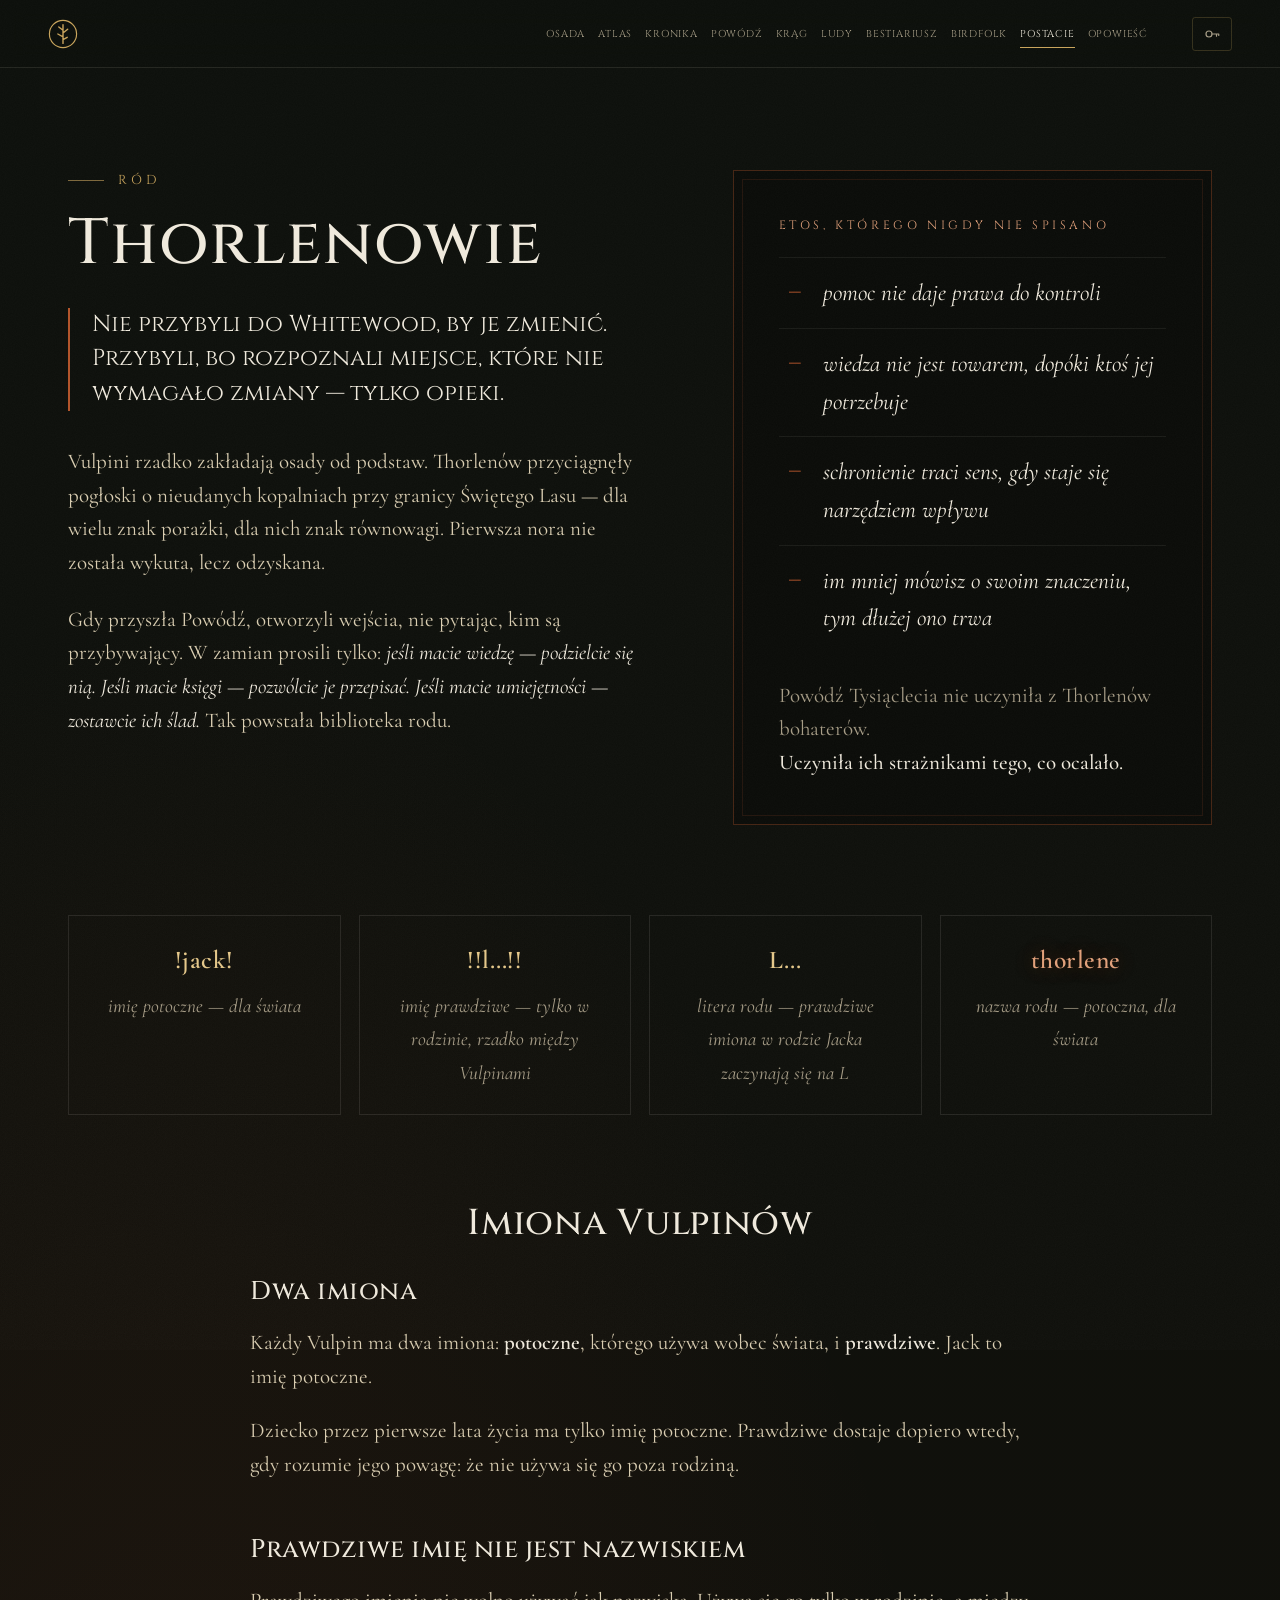
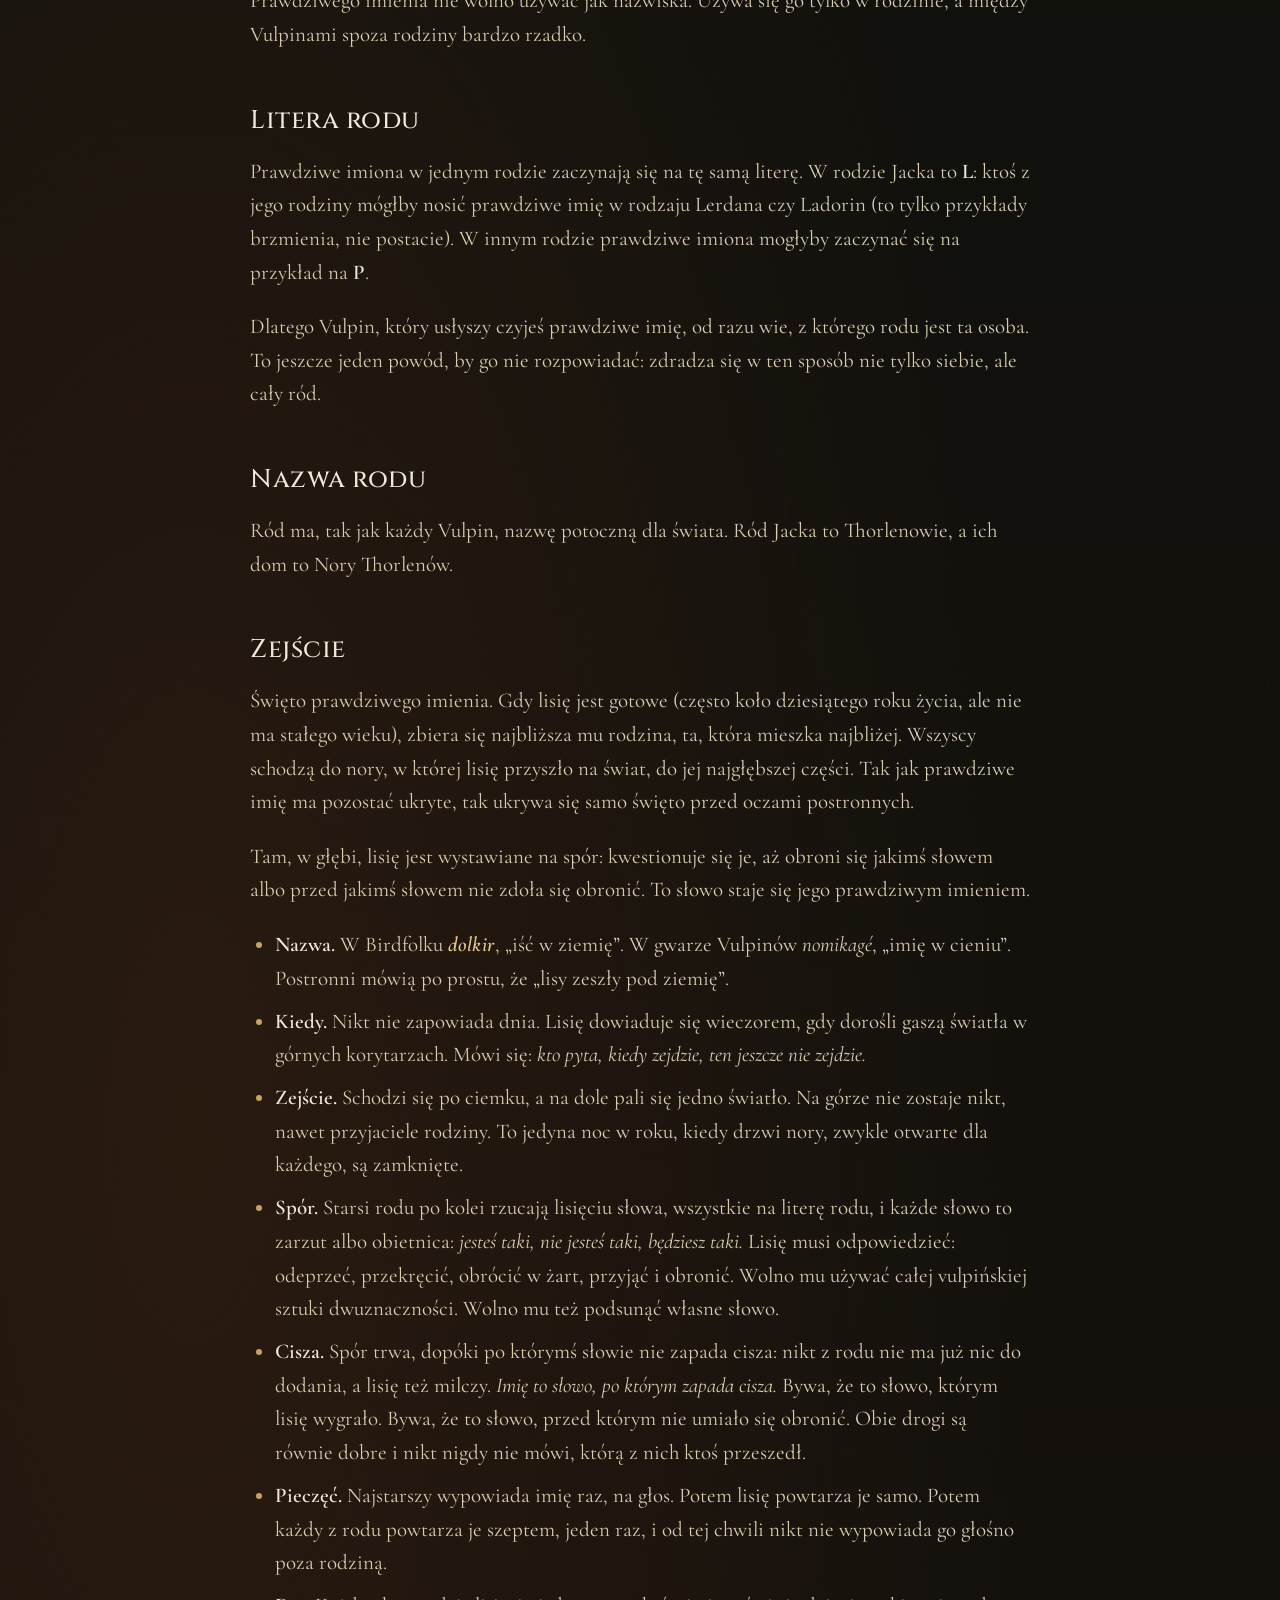
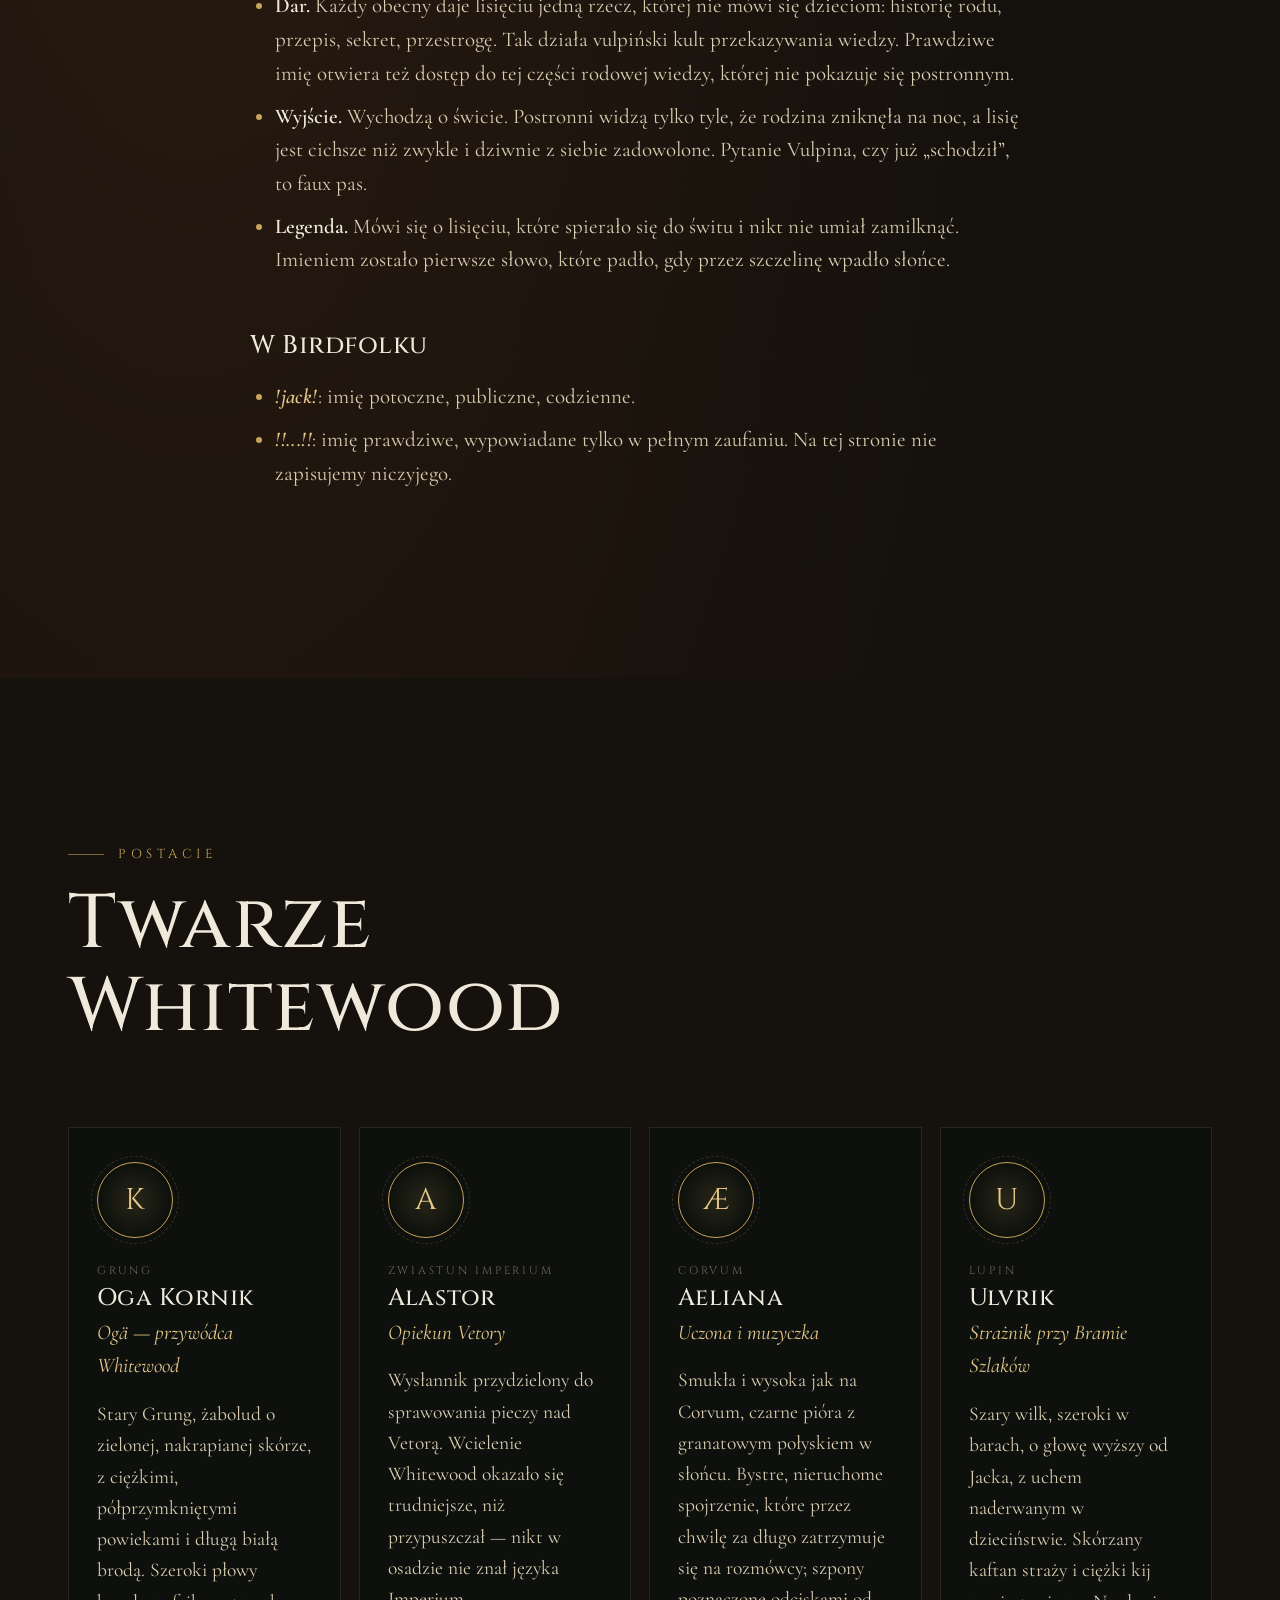
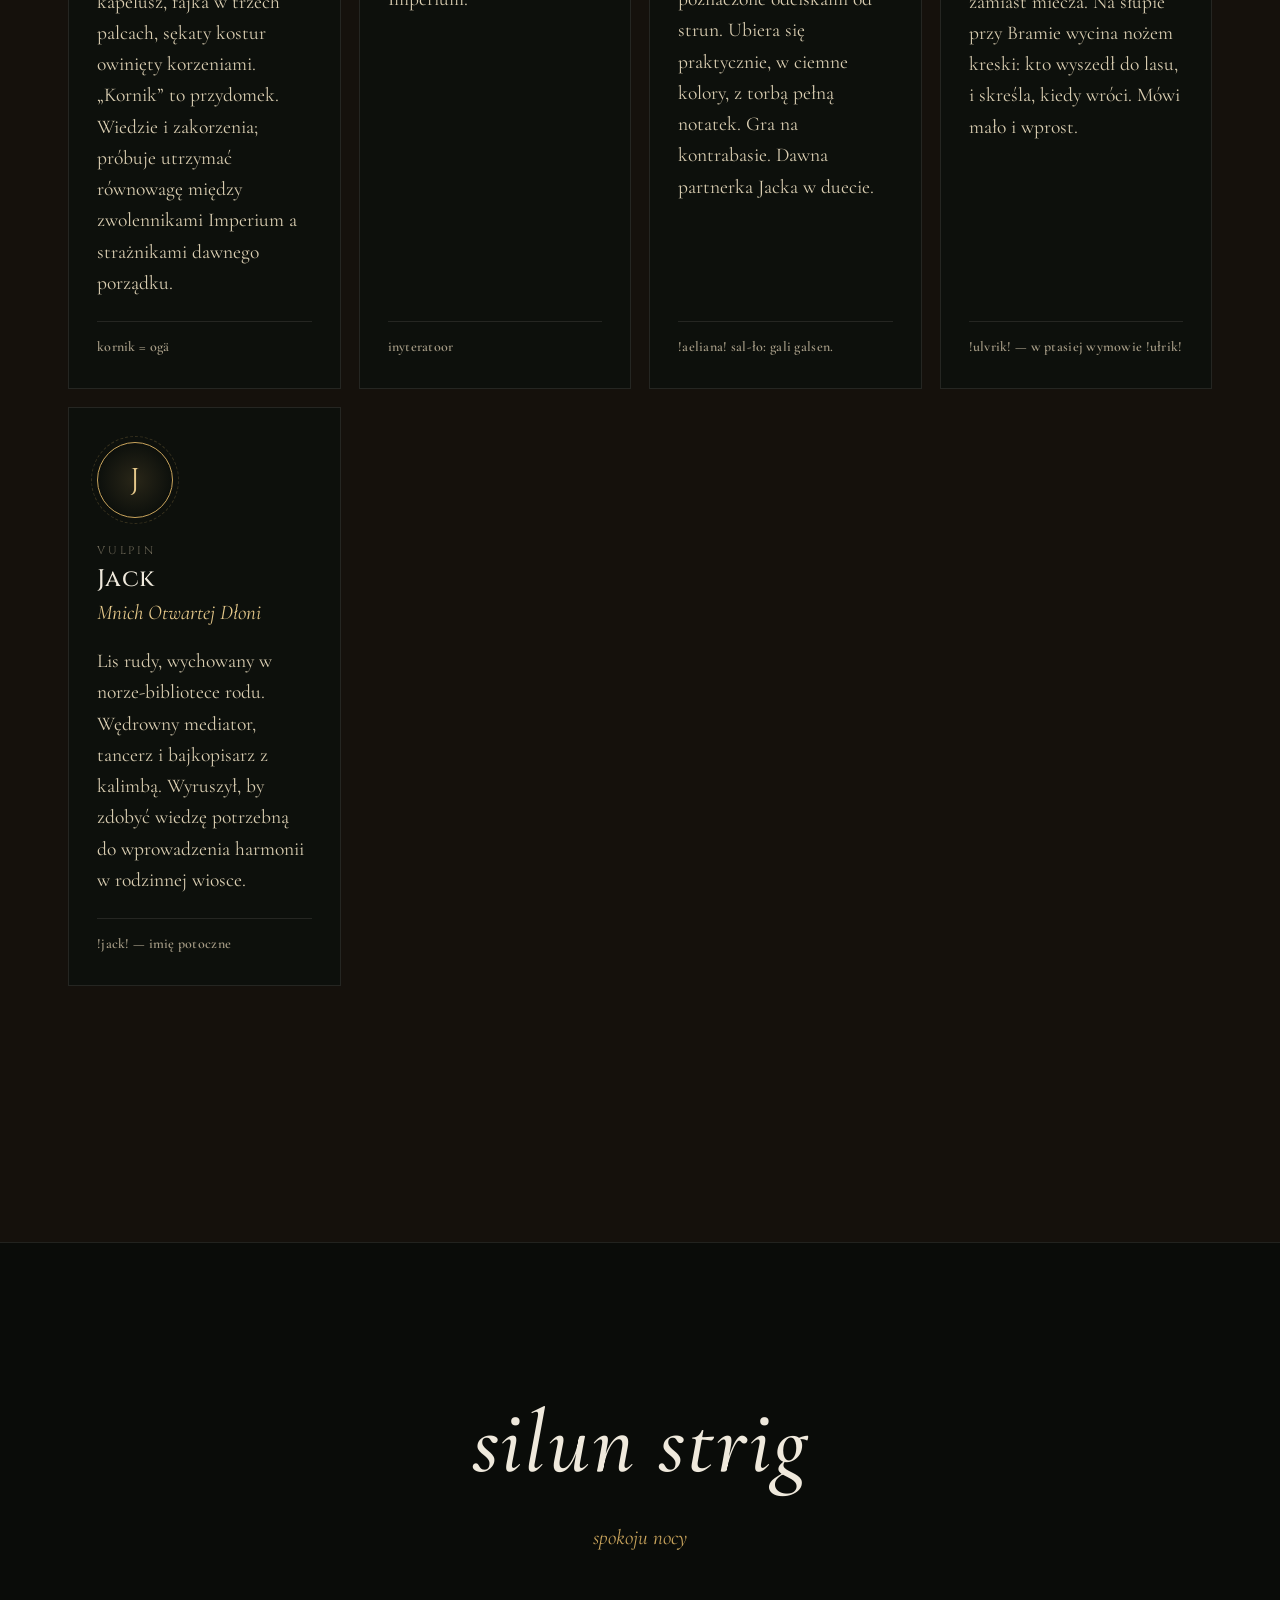
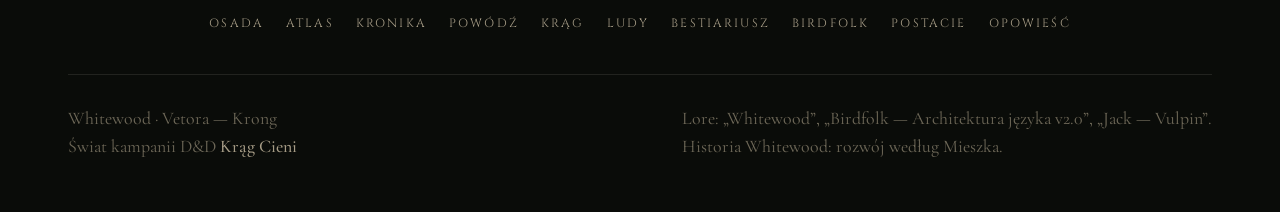
<file: postacie.html>
<!doctype html>
<html lang="pl">
<head>
<meta charset="utf-8">
<meta name="viewport" content="width=device-width, initial-scale=1">
<title>Postacie — Whitewood</title>
<meta name="description" content="Ród Thorlenów i twarze Whitewood.">
<meta property="og:title" content="Whitewood — Sekoraz">
<meta property="og:description" content="Osada, która nauczyła się żyć z tym, co zostało. Vetora — Krong.">
<meta property="og:image" content="assets/og-image.jpg">
<meta property="og:type" content="website">
<meta name="theme-color" content="#0d100c">
<link rel="icon" href="data:image/svg+xml,%3Csvg xmlns='http://www.w3.org/2000/svg' viewBox='0 0 64 64'%3E%3Ccircle cx='32' cy='32' r='29' fill='%230d100c' stroke='%23c9a45c' stroke-width='3'/%3E%3Cpath d='M32 12v40M32 24l-9-7M32 30l10-8M32 38l-11-6M32 44l9-5' stroke='%23efe9dc' stroke-width='3' stroke-linecap='round' fill='none'/%3E%3C/svg%3E">
<link rel="preconnect" href="https://fonts.googleapis.com">
<link rel="preconnect" href="https://fonts.gstatic.com" crossorigin>
<link href="https://fonts.googleapis.com/css2?family=Cinzel:wght@400;500;600;700&family=Cormorant+Garamond:ital,wght@0,400;0,500;0,600;1,400;1,500&display=swap" rel="stylesheet">
<link rel="stylesheet" href="css/style.css">
<link rel="stylesheet" href="css/lore.css">
<link rel="stylesheet" href="css/pages.css">
</head>
<body class="subpage">

<a class="skip" href="#tresc">Przejdź do treści</a>

<main id="tresc">
<section class="section leothern" id="leothern">
  <div class="wrap">
    <div class="leothern__grid">
      <div class="leothern__text">
        <p class="eyebrow reveal">Ród</p>
        <h2 class="reveal">Thorlenowie</h2>
        <p class="leothern__motto reveal">Nie przybyli do Whitewood, by je zmienić.<br>Przybyli, bo rozpoznali miejsce, które nie wymagało zmiany — tylko opieki.</p>
        <div class="prose reveal">
          <p>Vulpini rzadko zakładają osady od podstaw. Thorlenów przyciągnęły pogłoski o nieudanych kopalniach przy granicy Świętego Lasu — dla wielu znak porażki, dla nich znak równowagi. Pierwsza nora nie została wykuta, lecz odzyskana.</p>
          <p>Gdy przyszła Powódź, otworzyli wejścia, nie pytając, kim są przybywający. W zamian prosili tylko: <em>jeśli macie wiedzę — podzielcie się nią. Jeśli macie księgi — pozwólcie je przepisać. Jeśli macie umiejętności — zostawcie ich ślad.</em> Tak powstała biblioteka rodu.</p>
        </div>
      </div>
      <div class="leothern__ethos reveal">
        <p class="ethos__label">Etos, którego nigdy nie spisano</p>
        <ol id="ethos"></ol>
        <p class="ethos__foot">Powódź Tysiąclecia nie uczyniła z Thorlenów bohaterów.<br><strong>Uczyniła ich strażnikami tego, co ocalało.</strong></p>
      </div>
    </div>
    <div class="names reveal">
      <div><code>!jack!</code><span>imię potoczne — dla świata</span></div>
      <div><code>!!l…!!</code><span>imię prawdziwe — tylko w rodzinie, rzadko między Vulpinami</span></div>
      <div><code>L…</code><span>litera rodu — prawdziwe imiona w rodzie Jacka zaczynają się na L</span></div>
      <div><code>thorlene</code><span>nazwa rodu — potoczna, dla świata</span></div>
    </div>
    <div class="vulpin-doc">
      <h3 class="reveal" data-doc-title>Imiona Vulpinów</h3>
      <div class="doc" data-doc="vulpini" data-layout="article"></div>
    </div>
  </div>
</section>

<section class="section cast" id="postacie">
  <div class="wrap">
    <header class="section__head">
      <p class="eyebrow reveal">Postacie</p>
      <h2 class="reveal">Twarze Whitewood</h2>
    </header>
    <div class="cast__grid reveal-stagger" id="cast"></div>
    <div class="vulpin-doc cast-doc">
      <div class="doc" data-doc="postacie" data-layout="article"></div>
    </div>
  </div>
</section>
</main>

<script src="js/data.js"></script>
<script src="js/site.js"></script>
<script src="js/lore.js"></script>
<script src="js/pages.js"></script>
</body>
</html>
</file>
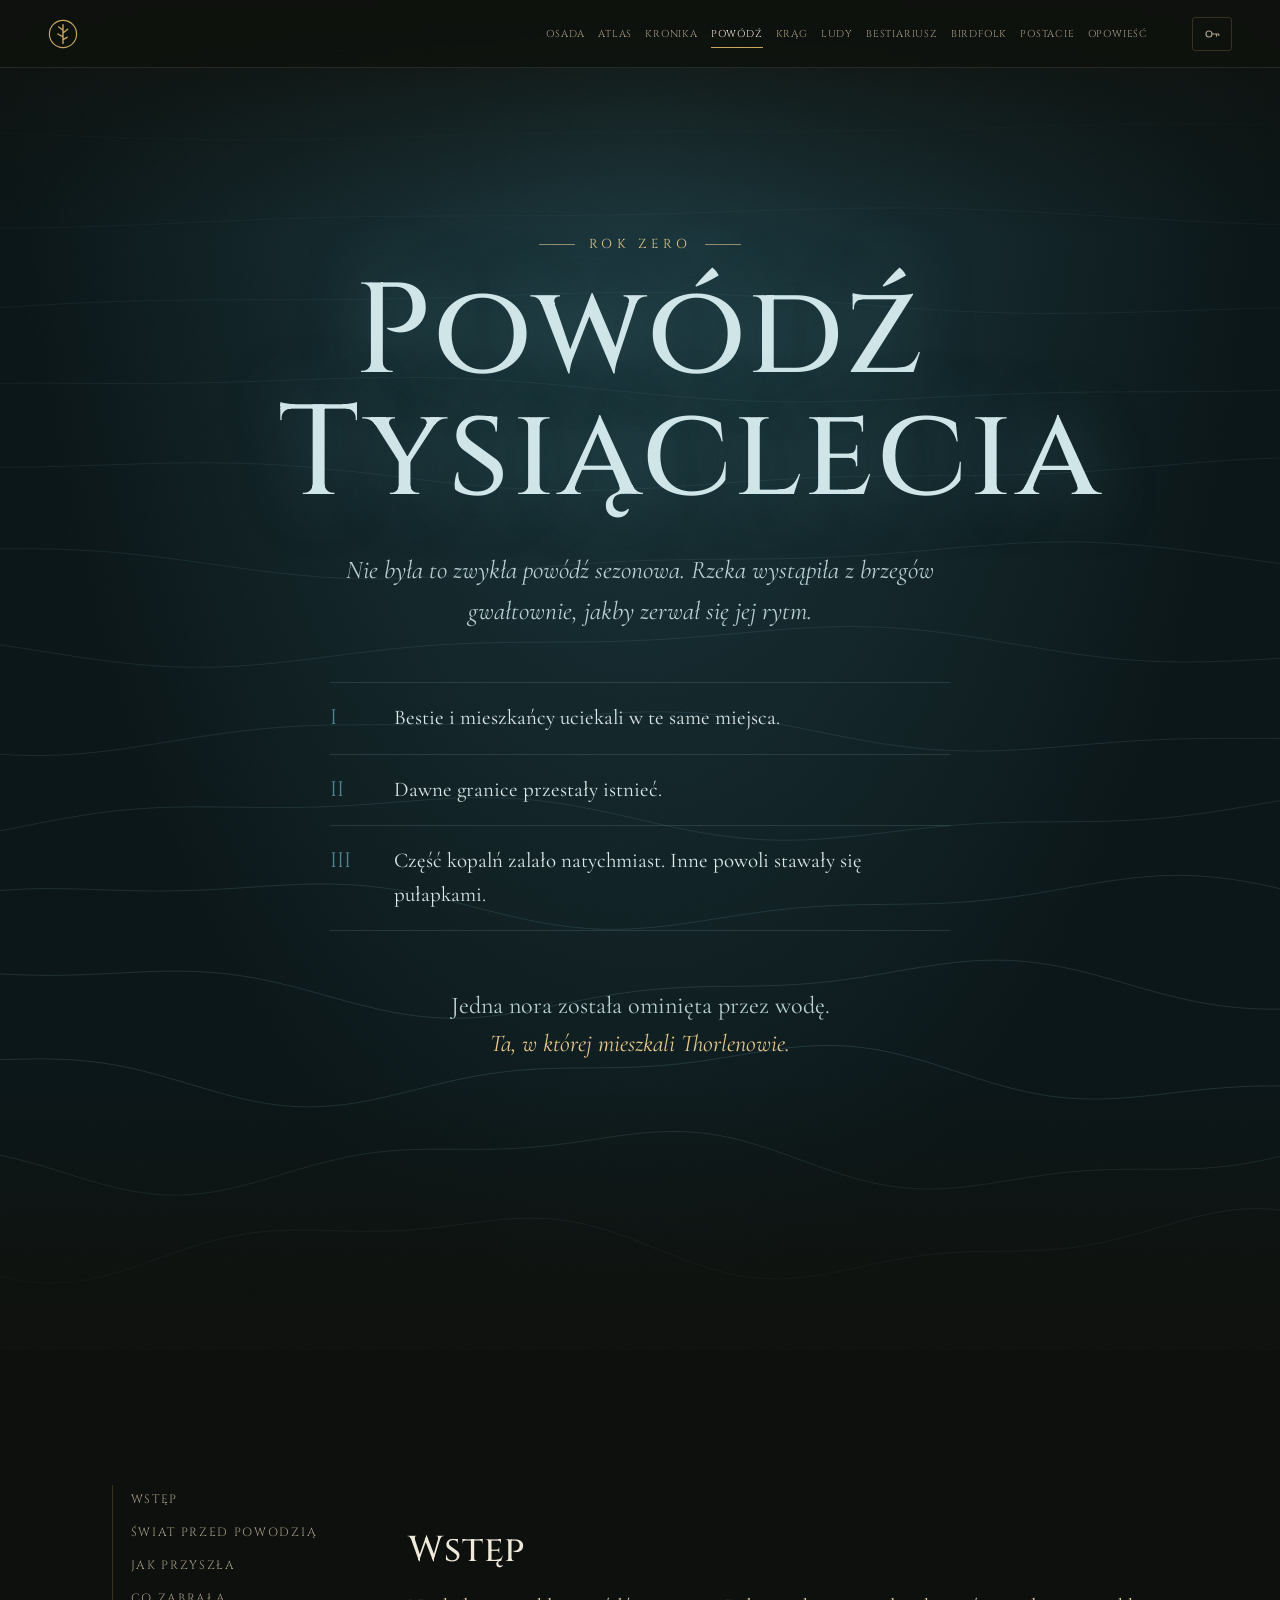
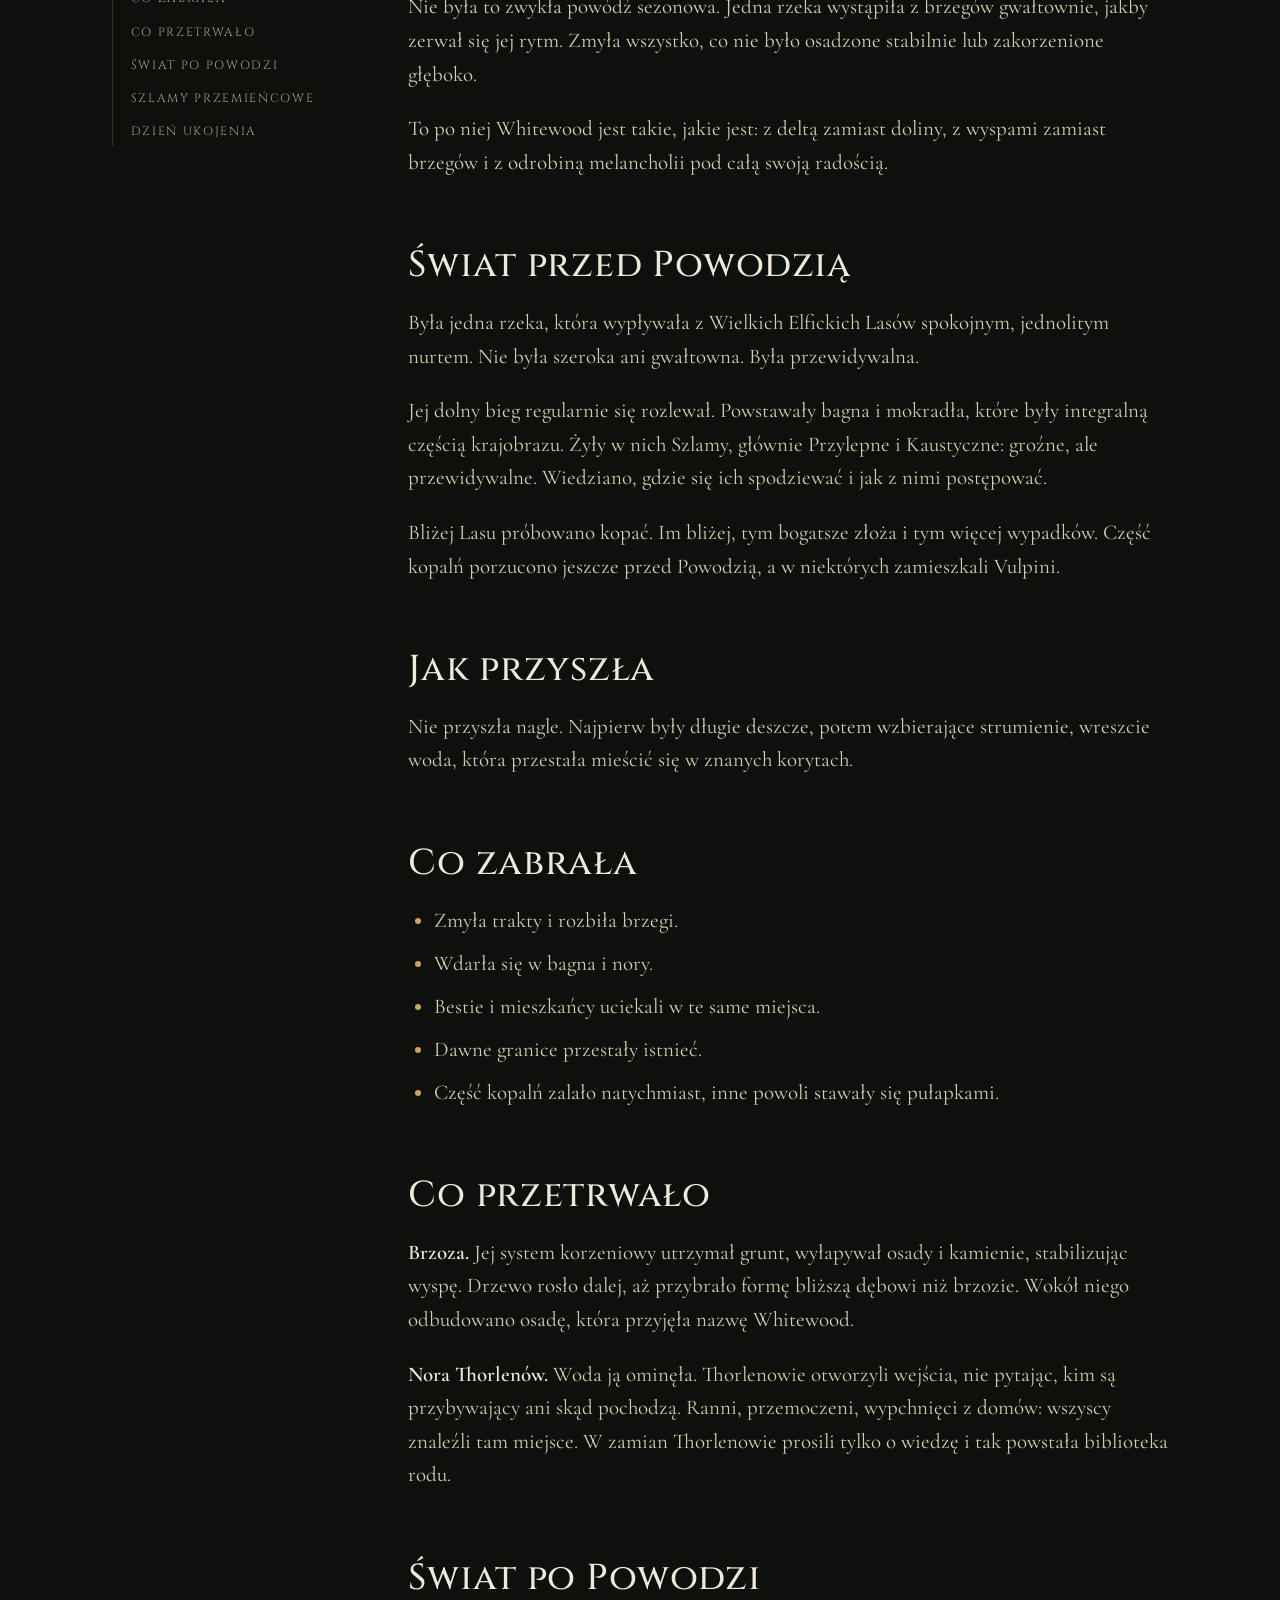
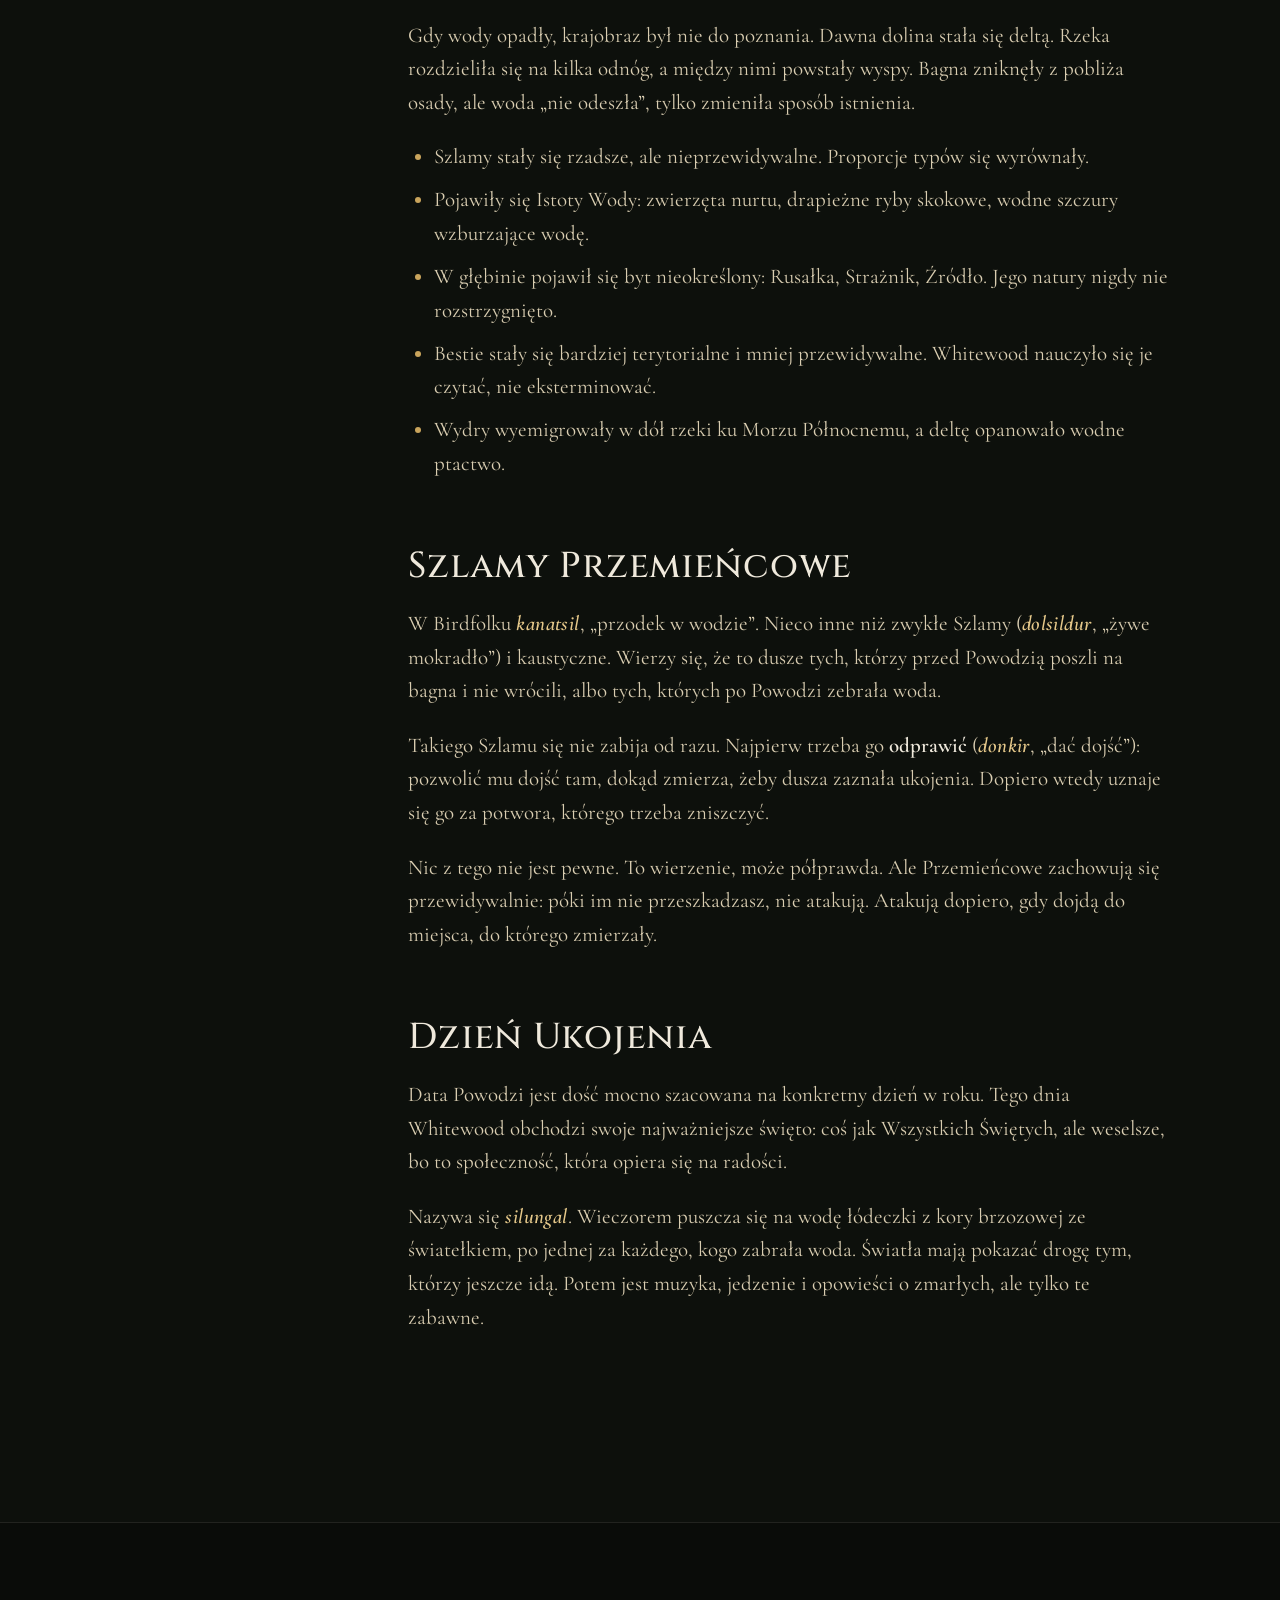
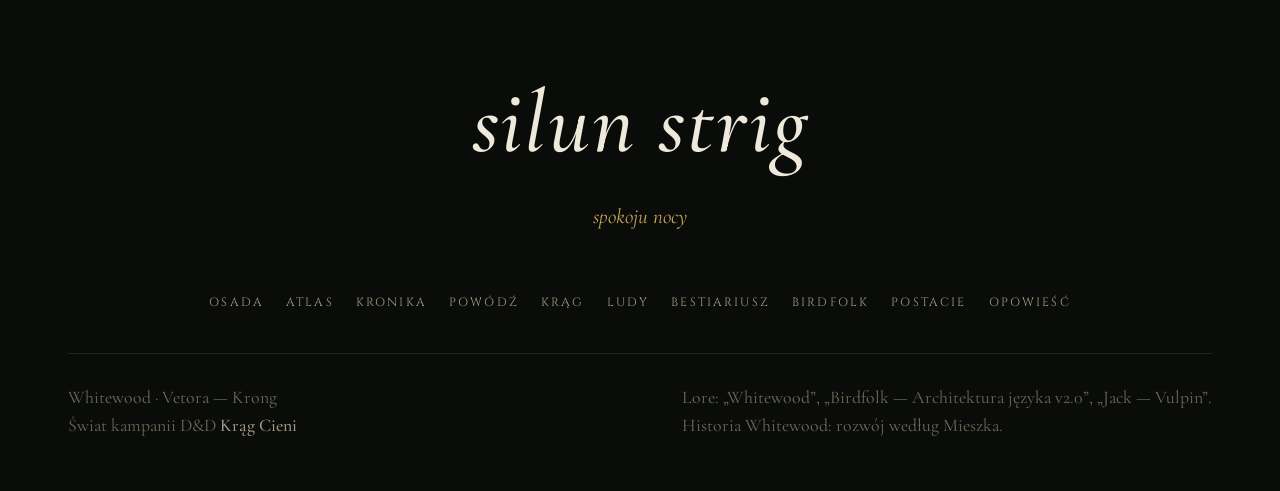
<file: powodz.html>
<!doctype html>
<html lang="pl">
<head>
<meta charset="utf-8">
<meta name="viewport" content="width=device-width, initial-scale=1">
<title>Powódź Tysiąclecia — Whitewood</title>
<meta name="description" content="Powódź Tysiąclecia: co zabrała, co zostawiła, Szlamy Przemieńcowe i Dzień Ukojenia.">
<meta property="og:title" content="Whitewood — Sekoraz">
<meta property="og:description" content="Osada, która nauczyła się żyć z tym, co zostało. Vetora — Krong.">
<meta property="og:image" content="assets/og-image.jpg">
<meta property="og:type" content="website">
<meta name="theme-color" content="#0d100c">
<link rel="icon" href="data:image/svg+xml,%3Csvg xmlns='http://www.w3.org/2000/svg' viewBox='0 0 64 64'%3E%3Ccircle cx='32' cy='32' r='29' fill='%230d100c' stroke='%23c9a45c' stroke-width='3'/%3E%3Cpath d='M32 12v40M32 24l-9-7M32 30l10-8M32 38l-11-6M32 44l9-5' stroke='%23efe9dc' stroke-width='3' stroke-linecap='round' fill='none'/%3E%3C/svg%3E">
<link rel="preconnect" href="https://fonts.googleapis.com">
<link rel="preconnect" href="https://fonts.gstatic.com" crossorigin>
<link href="https://fonts.googleapis.com/css2?family=Cinzel:wght@400;500;600;700&family=Cormorant+Garamond:ital,wght@0,400;0,500;0,600;1,400;1,500&display=swap" rel="stylesheet">
<link rel="stylesheet" href="css/style.css">
<link rel="stylesheet" href="css/lore.css">
<link rel="stylesheet" href="css/pages.css">
</head>
<body class="subpage">

<a class="skip" href="#tresc">Przejdź do treści</a>

<main id="tresc">
<section class="flood flood--page" id="powodz" aria-label="Powódź Tysiąclecia">
  <canvas class="flood__water" aria-hidden="true"></canvas>
  <div class="wrap narrow flood__inner">
    <p class="eyebrow eyebrow--light reveal">Rok zero</p>
    <h1 class="flood__title reveal">Powódź<br>Tysiąclecia</h1>
    <p class="flood__lede reveal">Nie była to zwykła powódź sezonowa. Rzeka wystąpiła z&nbsp;brzegów gwałtownie, jakby zerwał się jej rytm.</p>
    <ul class="flood__list reveal-stagger">
      <li><span>I</span>Bestie i mieszkańcy uciekali w te same miejsca.</li>
      <li><span>II</span>Dawne granice przestały istnieć.</li>
      <li><span>III</span>Część kopalń zalało natychmiast. Inne powoli stawały się pułapkami.</li>
    </ul>
    <p class="flood__coda reveal">Jedna nora została ominięta przez wodę.<br><em>Ta, w której mieszkali Thorlenowie.</em></p>
  </div>
</section>

<section class="section doc-page">
  <div class="wrap doc-layout">
    <nav class="doc__toc" data-doc-toc aria-label="Spis treści"></nav>
    <div class="doc" data-doc="powodz" data-layout="article"></div>
  </div>
</section>
</main>

<script src="js/data.js"></script>
<script src="js/site.js"></script>
<script src="js/lore.js"></script>
<script src="js/pages.js"></script>
</body>
</html>
</file>
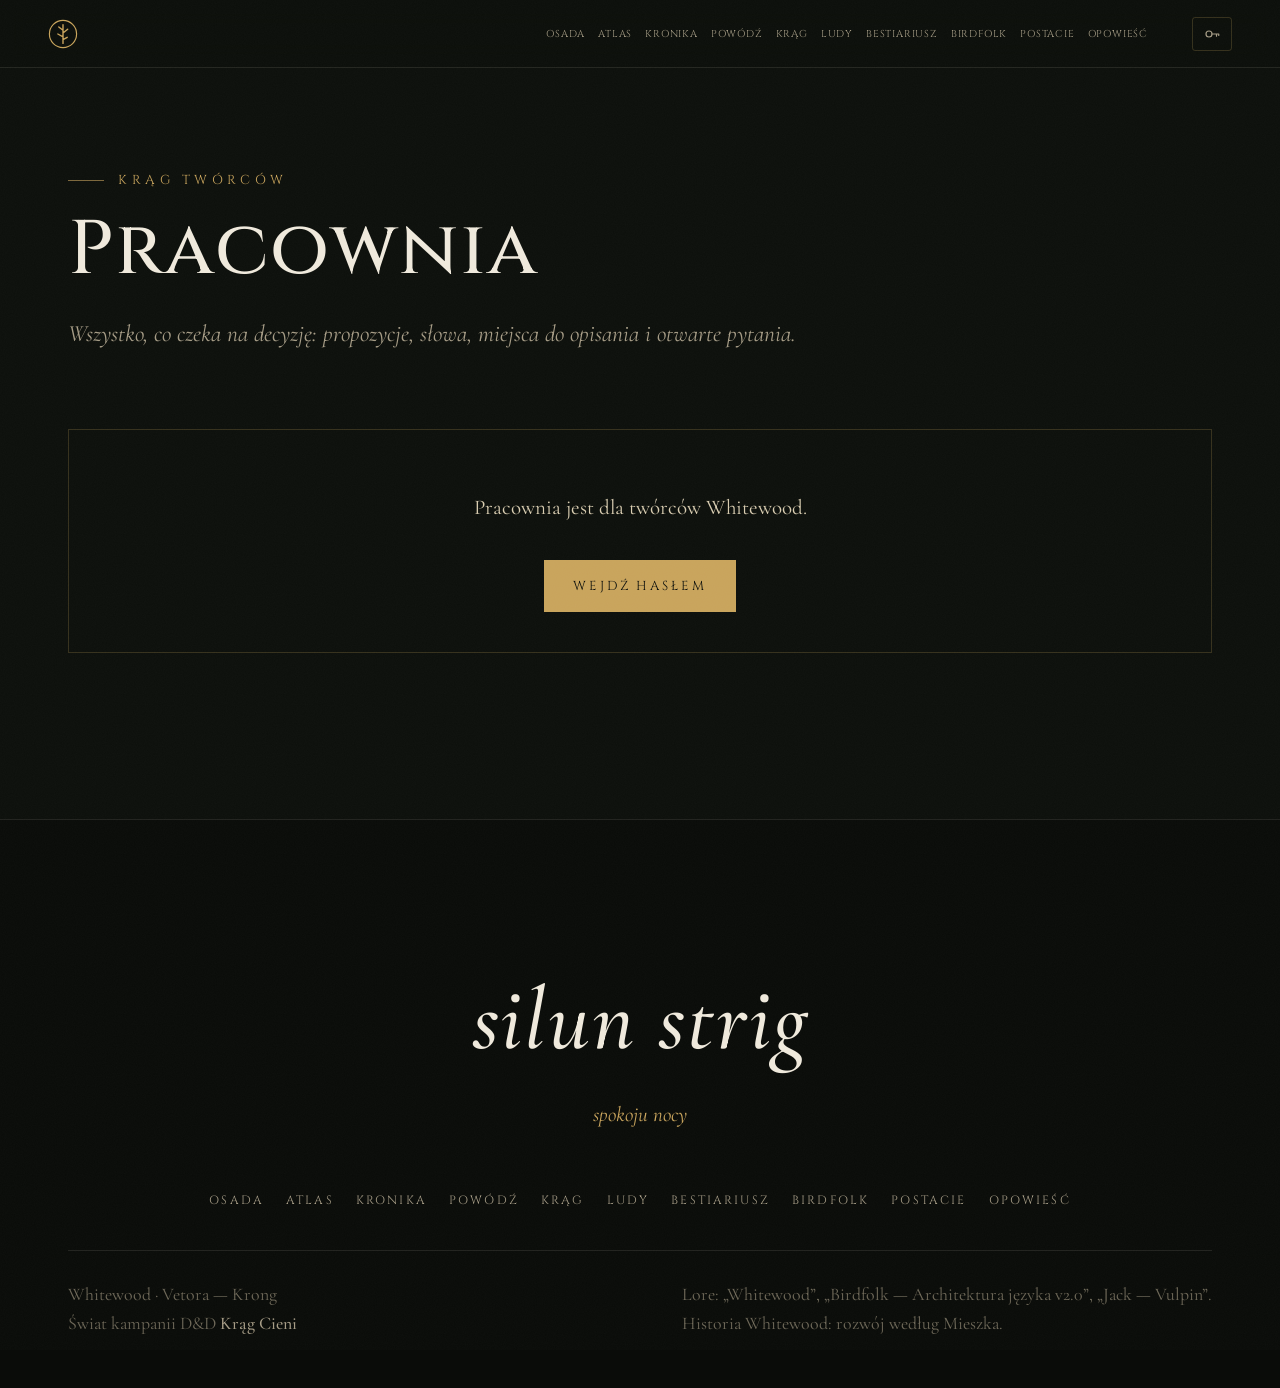
<file: pracownia.html>
<!doctype html>
<html lang="pl">
<head>
<meta charset="utf-8">
<meta name="viewport" content="width=device-width, initial-scale=1">
<title>Pracownia — Whitewood</title>
<meta name="description" content="Pracownia twórców Whitewood.">
<meta property="og:title" content="Whitewood — Sekoraz">
<meta property="og:description" content="Osada, która nauczyła się żyć z tym, co zostało. Vetora — Krong.">
<meta property="og:image" content="assets/og-image.jpg">
<meta property="og:type" content="website">
<meta name="theme-color" content="#0d100c">
<link rel="icon" href="data:image/svg+xml,%3Csvg xmlns='http://www.w3.org/2000/svg' viewBox='0 0 64 64'%3E%3Ccircle cx='32' cy='32' r='29' fill='%230d100c' stroke='%23c9a45c' stroke-width='3'/%3E%3Cpath d='M32 12v40M32 24l-9-7M32 30l10-8M32 38l-11-6M32 44l9-5' stroke='%23efe9dc' stroke-width='3' stroke-linecap='round' fill='none'/%3E%3C/svg%3E">
<link rel="preconnect" href="https://fonts.googleapis.com">
<link rel="preconnect" href="https://fonts.gstatic.com" crossorigin>
<link href="https://fonts.googleapis.com/css2?family=Cinzel:wght@400;500;600;700&family=Cormorant+Garamond:ital,wght@0,400;0,500;0,600;1,400;1,500&display=swap" rel="stylesheet">
<link rel="stylesheet" href="css/style.css">
<link rel="stylesheet" href="css/lore.css">
<link rel="stylesheet" href="css/pages.css">
</head>
<body class="subpage">

<a class="skip" href="#tresc">Przejdź do treści</a>

<main id="tresc">
<section class="section workshop">
  <div class="wrap">
    <header class="section__head">
      <p class="eyebrow">Krąg twórców</p>
      <h1 class="page-title">Pracownia</h1>
      <p class="section__sub">Wszystko, co czeka na decyzję: propozycje, słowa, miejsca do opisania i otwarte pytania.</p>
    </header>
    <div id="workshop"></div>
  </div>
</section>
</main>

<script src="js/data.js"></script>
<script src="js/site.js"></script>
<script src="js/lore.js"></script>
<script src="js/pages.js"></script>
</body>
</html>
</file>
<file: css/style.css>
/* =========================================================
   WHITEWOOD — style
   ========================================================= */
:root {
  --ink: #0d100c;
  --ink-2: #141912;
  --ink-3: #1c2219;
  --moss: #4f5d3b;
  --moss-2: #6b7a4f;
  --river: #2f5d66;
  --river-2: #4c8590;
  --birch: #efe9dc;
  --parch: #d9cdb1;
  --muted: #a69c86;
  --faint: #6e6858;
  --gold: #c9a45c;
  --gold-2: #e5c88a;
  --rust: #b3542a;
  --line: rgba(201, 164, 92, .22);
  --line-2: rgba(239, 233, 220, .1);

  --f-display: "Cinzel", "Trajan Pro", Georgia, serif;
  --f-body: "Cormorant Garamond", "EB Garamond", Georgia, serif;

  --wrap: 1240px;
  --gutter: clamp(16px, 4vw, 48px);
  --ease: cubic-bezier(.2, .7, .1, 1);
  --ease-out: cubic-bezier(.16, 1, .3, 1);
}

*, *::before, *::after { box-sizing: border-box; }
html { scroll-behavior: smooth; -webkit-text-size-adjust: 100%; }
body {
  margin: 0;
  background: var(--ink);
  color: var(--birch);
  font-family: var(--f-body);
  font-size: clamp(18px, 1.15vw + 12px, 21px);
  line-height: 1.6;
  overflow-x: hidden;
  -webkit-font-smoothing: antialiased;
  text-rendering: optimizeLegibility;
}
body::before { /* film grain */
  content: ""; position: fixed; inset: -50%; z-index: 100; pointer-events: none;
  background-image: url("data:image/svg+xml,%3Csvg xmlns='http://www.w3.org/2000/svg' width='160' height='160'%3E%3Cfilter id='n'%3E%3CfeTurbulence type='fractalNoise' baseFrequency='.9' numOctaves='2' stitchTiles='stitch'/%3E%3CfeColorMatrix values='0 0 0 0 1 0 0 0 0 1 0 0 0 0 1 0 0 0 .5 0'/%3E%3C/filter%3E%3Crect width='100%25' height='100%25' filter='url(%23n)'/%3E%3C/svg%3E");
  opacity: .045; animation: grain 1.2s steps(6) infinite;
}
@keyframes grain { 0%{transform:translate(0,0)} 20%{transform:translate(-3%,2%)} 40%{transform:translate(2%,-3%)} 60%{transform:translate(-2%,-1%)} 80%{transform:translate(3%,3%)} 100%{transform:translate(0,0)} }

img { max-width: 100%; display: block; }
a { color: inherit; }
::selection { background: var(--gold); color: var(--ink); }
:focus-visible { outline: 2px solid var(--gold); outline-offset: 3px; border-radius: 2px; }

.visually-hidden { position: absolute !important; width: 1px; height: 1px; overflow: hidden; clip: rect(0 0 0 0); white-space: nowrap; }
.skip { position: absolute; left: 16px; top: -60px; z-index: 200; background: var(--gold); color: var(--ink); padding: 8px 14px; font-family: var(--f-display); text-decoration: none; }
.skip:focus { top: 16px; }

.wrap { width: 100%; max-width: var(--wrap); margin-inline: auto; padding-inline: var(--gutter); }
.narrow { max-width: 820px; }

.eyebrow {
  font-family: var(--f-display); font-size: 13px; letter-spacing: .35em; text-transform: uppercase;
  color: var(--gold); margin: 0 0 18px; display: flex; align-items: center; gap: 14px;
}
.eyebrow::before { content: ""; width: 36px; height: 1px; background: currentColor; opacity: .6; }
.eyebrow--light { color: var(--gold-2); }

h1, h2, h3, h4 { font-family: var(--f-display); font-weight: 500; margin: 0; line-height: 1.1; letter-spacing: .02em; }
h2 { font-size: clamp(34px, 5vw, 68px); color: var(--birch); }
h3 { font-size: clamp(20px, 2vw, 26px); }

.section { position: relative; padding-block: clamp(90px, 13vw, 170px); }
.section__head { max-width: 760px; margin-bottom: clamp(44px, 6vw, 80px); }
.section__sub { color: var(--muted); font-size: 1.12em; margin: 22px 0 0; font-style: italic; }

.prose p { margin: 0 0 1.1em; color: var(--parch); }
.prose em { color: var(--birch); }
.dropcap::first-letter {
  font-family: var(--f-display); float: left; font-size: 4.2em; line-height: .82;
  padding: .06em .12em 0 0; color: var(--gold);
}

.btn {
  display: inline-flex; align-items: center; gap: 10px;
  font-family: var(--f-display); font-size: 13px; letter-spacing: .22em; text-transform: uppercase;
  text-decoration: none; padding: 16px 28px; border: 1px solid var(--gold);
  transition: background .4s var(--ease), color .4s var(--ease), transform .4s var(--ease);
}
.btn--gold { background: var(--gold); color: var(--ink); }
.btn--gold:hover { background: var(--gold-2); transform: translateY(-2px); }
.btn--ghost { color: var(--birch); border-color: rgba(239,233,220,.35); backdrop-filter: blur(4px); }
.btn--ghost:hover { border-color: var(--gold); color: var(--gold-2); }

kbd { font-family: var(--f-body); border: 1px solid var(--line); padding: 0 6px; border-radius: 3px; font-size: .85em; }

/* ---------- reveal ---------- */
.reveal, .reveal-stagger > * { opacity: 0; transform: translateY(28px); transition: opacity 1.1s var(--ease-out), transform 1.1s var(--ease-out); }
.reveal.is-in, .reveal-stagger.is-in > * { opacity: 1; transform: none; }
.reveal-stagger.is-in > *:nth-child(2) { transition-delay: .08s; }
.reveal-stagger.is-in > *:nth-child(3) { transition-delay: .16s; }
.reveal-stagger.is-in > *:nth-child(4) { transition-delay: .24s; }
.reveal-stagger.is-in > *:nth-child(5) { transition-delay: .32s; }
.reveal-stagger.is-in > *:nth-child(6) { transition-delay: .40s; }
.reveal-stagger.is-in > *:nth-child(7) { transition-delay: .48s; }
.reveal-up { opacity: 0; transform: translateY(20px); animation: up 1.4s var(--ease-out) forwards; animation-delay: var(--d, .3s); }
@keyframes up { to { opacity: 1; transform: none; } }

/* =========================================================
   NAV
   ========================================================= */
.nav {
  position: fixed; inset: 0 0 auto; z-index: 50; height: 68px;
  display: flex; align-items: center; justify-content: space-between; gap: 24px;
  padding-inline: var(--gutter);
  transition: background .5s var(--ease), transform .5s var(--ease), border-color .5s;
  border-bottom: 1px solid transparent;
}
.nav.is-solid { background: rgba(13,16,12,.82); backdrop-filter: blur(14px) saturate(1.2); border-color: var(--line-2); }
.nav__brand { display: flex; align-items: center; gap: 12px; text-decoration: none; font-family: var(--f-display); letter-spacing: .25em; text-transform: uppercase; font-size: 14px; }
.nav__brand svg { width: 30px; height: 30px; fill: none; stroke: var(--gold); stroke-width: 3; stroke-linecap: round; }
.nav__brand svg circle { stroke-width: 2.5; }
.nav__links { display: flex; gap: clamp(14px, 2vw, 30px); }
.nav__links a {
  font-family: var(--f-display); font-size: 12px; letter-spacing: .2em; text-transform: uppercase;
  text-decoration: none; color: var(--muted); position: relative; padding: 6px 0; transition: color .3s;
}
.nav__links a::after { content: ""; position: absolute; left: 0; right: 0; bottom: 0; height: 1px; background: var(--gold); transform: scaleX(0); transform-origin: left; transition: transform .4s var(--ease); }
.nav__links a:hover, .nav__links a.is-active { color: var(--birch); }
.nav__links a.is-active::after, .nav__links a:hover::after { transform: scaleX(1); }
.nav__progress { position: absolute; left: 0; right: 0; bottom: -1px; height: 1px; }
.nav__progress i { display: block; height: 100%; width: 100%; background: linear-gradient(90deg, var(--gold), var(--gold-2)); transform-origin: left; transform: scaleX(0); }
.nav__toggle { display: none; background: none; border: 0; width: 44px; height: 44px; cursor: pointer; position: relative; }
.nav__toggle span { position: absolute; left: 10px; right: 10px; height: 1.5px; background: var(--birch); transition: transform .4s var(--ease), top .4s; }
.nav__toggle span:nth-child(1) { top: 17px; } .nav__toggle span:nth-child(2) { top: 26px; }
.nav__toggle[aria-expanded="true"] span:nth-child(1) { top: 21px; transform: rotate(45deg); }
.nav__toggle[aria-expanded="true"] span:nth-child(2) { top: 21px; transform: rotate(-45deg); }

@media (max-width: 960px) {
  .nav__toggle { display: block; z-index: 2; }
  .nav__links {
    position: fixed; inset: 0; flex-direction: column; justify-content: center; align-items: center; gap: 26px;
    background: rgba(13,16,12,.97); backdrop-filter: blur(10px);
    opacity: 0; pointer-events: none; transition: opacity .4s var(--ease);
  }
  .nav__links.is-open { opacity: 1; pointer-events: auto; }
  .nav__links a { font-size: 18px; }
}

/* =========================================================
   HERO
   ========================================================= */
.hero { position: relative; min-height: 100vh; min-height: 100svh; display: grid; place-items: center; overflow: hidden; isolation: isolate; }
.hero__bg { position: absolute; inset: 0; z-index: -2; }
.hero__map {
  position: absolute; inset: -6%;
  background: url("../assets/whitewood-map.webp") center 40% / cover no-repeat;
  filter: saturate(.85) brightness(.62) contrast(1.05);
  animation: kenburns 40s ease-in-out infinite alternate;
  will-change: transform;
}
@keyframes kenburns { from { transform: scale(1.04) translate3d(0,0,0); } to { transform: scale(1.14) translate3d(-1.5%, -2%, 0); } }
.hero__fog {
  position: absolute; inset: -20% -50%; pointer-events: none; mix-blend-mode: screen; opacity: .35;
  background:
    radial-gradient(40% 25% at 20% 60%, rgba(239,233,220,.35), transparent 70%),
    radial-gradient(35% 20% at 70% 40%, rgba(239,233,220,.25), transparent 70%),
    radial-gradient(30% 18% at 50% 80%, rgba(200,220,215,.3), transparent 70%);
  animation: drift 60s linear infinite;
}
.hero__fog--2 { opacity: .22; animation-duration: 90s; animation-direction: reverse; transform: scaleX(-1); }
@keyframes drift { from { transform: translateX(-12%); } to { transform: translateX(12%); } }
.hero__vignette {
  position: absolute; inset: 0;
  background:
    radial-gradient(ellipse at 50% 45%, transparent 20%, rgba(13,16,12,.55) 65%, rgba(13,16,12,.95) 100%),
    linear-gradient(to bottom, rgba(13,16,12,.55) 0%, transparent 25%, transparent 65%, var(--ink) 100%);
}
.hero__particles { position: absolute; inset: 0; z-index: -1; width: 100%; height: 100%; pointer-events: none; }

.hero__content { text-align: center; padding: 120px var(--gutter) 140px; max-width: 980px; }
.hero__kicker { font-family: var(--f-display); letter-spacing: .5em; text-transform: uppercase; font-size: 13px; color: var(--gold-2); margin: 0 0 18px; }
.hero__kicker span { opacity: .5; margin: 0 .4em; }
.hero__title {
  font-size: clamp(44px, 9.6vw, 150px); font-weight: 400; letter-spacing: .04em; line-height: .95; white-space: nowrap;
  color: var(--birch);
  text-shadow: 0 2px 40px rgba(0,0,0,.6), 0 0 80px rgba(201,164,92,.18);
}
.hero__title .ch { display: inline-block; opacity: 0; transform: translateY(.35em) rotate(4deg); filter: blur(12px); animation: ch 1.6s var(--ease-out) forwards; }
@keyframes ch { to { opacity: 1; transform: none; filter: blur(0); } }
.hero__native { font-size: clamp(18px, 2vw, 24px); color: var(--parch); margin: 22px 0 0; letter-spacing: .05em; }
.hero__native em { font-family: var(--f-display); font-style: normal; color: var(--gold-2); letter-spacing: .15em; }
.hero__lede { max-width: 620px; margin: 22px auto 0; color: var(--parch); font-size: 1.12em; text-shadow: 0 1px 12px rgba(0,0,0,.8); }
.hero__cta { display: flex; gap: 14px; justify-content: center; flex-wrap: wrap; margin-top: 42px; }

.hero__scroll {
  position: absolute; bottom: 34px; left: 0; right: 0; margin-inline: auto; width: max-content;
  display: flex; flex-direction: column; align-items: center; gap: 12px; text-decoration: none;
  font-family: var(--f-display); font-size: 11px; letter-spacing: .3em; text-transform: uppercase; color: var(--muted);
  opacity: 0; animation: up 1.4s var(--ease-out) 2.6s forwards;
}
.hero__scroll i { width: 1px; height: 54px; background: linear-gradient(var(--gold), transparent); position: relative; overflow: hidden; }
.hero__scroll i::after { content: ""; position: absolute; left: 0; top: -40%; width: 1px; height: 40%; background: var(--birch); animation: drip 2.2s var(--ease) infinite; }
@keyframes drip { to { top: 110%; } }

/* =========================================================
   PROLOG
   ========================================================= */
.prolog { background: linear-gradient(var(--ink), var(--ink-2)); }
.epigraph { margin: 0 0 56px; position: relative; }
.epigraph p {
  font-family: var(--f-display); font-size: clamp(24px, 3.2vw, 40px); line-height: 1.35; color: var(--birch); margin: 0;
}
.epigraph::before { content: "„"; position: absolute; left: -.5em; top: -.35em; font-size: 5em; color: var(--gold); opacity: .25; font-family: var(--f-body); line-height: 1; }
.facts {
  margin: clamp(60px, 8vw, 100px) 0 0; display: grid; grid-template-columns: repeat(5, 1fr);
  border-top: 1px solid var(--line); border-bottom: 1px solid var(--line);
}
.facts > div { padding: 28px 18px; text-align: center; border-left: 1px solid var(--line-2); }
.facts > div:first-child { border-left: 0; }
.facts dt { font-family: var(--f-display); font-size: 11px; letter-spacing: .3em; text-transform: uppercase; color: var(--faint); margin-bottom: 8px; }
.facts dd { margin: 0; font-family: var(--f-display); font-size: clamp(17px, 1.7vw, 22px); color: var(--gold-2); }
@media (max-width: 760px) {
  .facts { grid-template-columns: repeat(2, 1fr); }
  .facts > div { border-left: 0; border-top: 1px solid var(--line-2); }
  .facts > div:nth-child(-n+2) { border-top: 0; }
  .facts > div:last-child { grid-column: span 2; }
}

/* =========================================================
   ATLAS
   ========================================================= */
.atlas { background: var(--ink-2); }
.atlas__grid { display: grid; grid-template-columns: minmax(0, 1fr) 380px; gap: 28px; align-items: stretch; }
.atlas__stage { position: relative; }
.atlas__viewport {
  position: relative; overflow: hidden; border: 1px solid var(--line);
  box-shadow: 0 40px 80px -30px rgba(0,0,0,.8), inset 0 0 0 6px rgba(13,16,12,.6);
  aspect-ratio: 3 / 2; background: #1a1f17;
}
.atlas__viewport::after { content: ""; position: absolute; inset: 0; pointer-events: none; box-shadow: inset 0 0 80px rgba(0,0,0,.55); }
.atlas__canvas { position: absolute; inset: 0; transform-origin: 0 0; transition: transform 1.2s var(--ease-out); }
.atlas__canvas img { width: 100%; height: 100%; object-fit: cover; user-select: none; -webkit-user-drag: none; }
.atlas__pins { position: absolute; inset: 0; }
.pin {
  position: absolute; width: 34px; height: 34px; margin: -17px 0 0 -17px; padding: 0; border: 0; background: none; cursor: pointer;
  transition: transform .6s var(--ease-out), opacity .4s;
}
.pin::before, .pin::after { content: ""; position: absolute; inset: 0; border-radius: 50%; }
.pin::before { background: radial-gradient(circle, var(--gold-2) 0 4px, rgba(201,164,92,.25) 5px 100%); border: 1px solid var(--gold); box-shadow: 0 0 18px rgba(201,164,92,.6); transition: transform .4s var(--ease); }
.pin::after { border: 1px solid var(--gold-2); animation: ping 2.6s var(--ease) infinite; }
.pin--pending::before { background: radial-gradient(circle, var(--birch) 0 3px, rgba(239,233,220,.12) 4px 100%); border-color: rgba(239,233,220,.55); box-shadow: none; }
.pin--pending::after { border-color: rgba(239,233,220,.4); animation-duration: 4s; }
@keyframes ping { 0% { transform: scale(1); opacity: .9; } 100% { transform: scale(2.4); opacity: 0; } }
.pin:hover::before, .pin.is-active::before { transform: scale(1.25); }
.pin.is-active::before { background: radial-gradient(circle, var(--ink) 0 4px, var(--gold-2) 5px 100%); }
.pin__label {
  position: absolute; left: 50%; bottom: 120%; transform: translate(-50%, 6px); white-space: nowrap;
  font-family: var(--f-display); font-size: 12px; letter-spacing: .15em; text-transform: uppercase;
  background: rgba(13,16,12,.88); border: 1px solid var(--line); padding: 5px 10px; color: var(--birch);
  opacity: 0; pointer-events: none; transition: opacity .3s, transform .3s var(--ease);
}
.pin:hover .pin__label, .pin:focus-visible .pin__label { opacity: 1; transform: translate(-50%, 0); }
.atlas.is-zoomed .pin:not(.is-active) { opacity: .45; }

.atlas__reset {
  position: absolute; top: 16px; left: 16px; z-index: 3;
  font-family: var(--f-display); font-size: 12px; letter-spacing: .15em; text-transform: uppercase;
  background: rgba(13,16,12,.85); color: var(--birch); border: 1px solid var(--line); padding: 10px 16px; cursor: pointer;
  backdrop-filter: blur(6px);
}
.atlas__reset:hover { border-color: var(--gold); }
.atlas__hint { color: var(--faint); font-size: .85em; margin: 14px 0 0; font-style: italic; }

.atlas__panel {
  position: relative; border: 1px solid var(--line); padding: 34px 30px;
  background: linear-gradient(160deg, rgba(201,164,92,.06), transparent 40%), var(--ink);
  min-height: 100%; overflow: hidden;
}
.atlas__panel::before { content: ""; position: absolute; inset: 8px; border: 1px solid var(--line-2); pointer-events: none; }
.atlas__panel-empty { height: 100%; display: grid; place-content: center; text-align: center; color: var(--faint); font-style: italic; min-height: 300px; }
.atlas__panel-empty svg { width: 76px; height: 76px; margin: 0 auto 18px; fill: none; stroke: var(--gold); stroke-width: 1; opacity: .5; animation: spin 60s linear infinite; }
@keyframes spin { to { transform: rotate(360deg); } }
.place { animation: placeIn .8s var(--ease-out); }
@keyframes placeIn { from { opacity: 0; transform: translateY(14px); } }
.place__kind { font-family: var(--f-display); font-size: 11px; letter-spacing: .3em; text-transform: uppercase; color: var(--gold); margin: 0 0 12px; }
.place__kind--pending { color: var(--muted); }
.place h3 { font-size: clamp(26px, 2.4vw, 34px); margin-bottom: 8px; }
.place__native { color: var(--gold-2); font-style: italic; margin: 0 0 22px; }
.place__native code { font-family: var(--f-display); font-style: normal; letter-spacing: .08em; font-size: .9em; }
.place p { color: var(--parch); margin: 0 0 1em; font-size: .98em; }
.place__tags { display: flex; flex-wrap: wrap; gap: 8px; margin-top: 22px; padding: 0; list-style: none; }
.place__tags li { font-size: .8em; border: 1px solid var(--line); padding: 3px 12px; border-radius: 99px; color: var(--muted); }
.place__nav { display: flex; justify-content: space-between; margin-top: 28px; padding-top: 18px; border-top: 1px solid var(--line-2); }
.place__nav button { background: none; border: 0; color: var(--muted); font-family: var(--f-display); font-size: 12px; letter-spacing: .15em; text-transform: uppercase; cursor: pointer; padding: 6px 0; }
.place__nav button:hover { color: var(--gold-2); }

.atlas__list { list-style: none; padding: 0; margin: 28px 0 0; display: flex; flex-wrap: wrap; gap: 10px; }
.atlas__list button {
  background: none; border: 1px solid var(--line-2); color: var(--muted); padding: 8px 16px; cursor: pointer;
  font-family: var(--f-display); font-size: 12px; letter-spacing: .12em; text-transform: uppercase; transition: all .3s;
}
.atlas__list button:hover { color: var(--birch); border-color: var(--line); }
.atlas__list button[aria-pressed="true"] { color: var(--ink); background: var(--gold); border-color: var(--gold); }

@media (max-width: 1020px) {
  .atlas__grid { grid-template-columns: 1fr; }
  .atlas__panel { min-height: 0; }
  .atlas__panel-empty { min-height: 140px; }
  .pin__label { display: none; }
}
@media (max-width: 560px) {
  .pin { width: 26px; height: 26px; margin: -13px 0 0 -13px; }
  .atlas__hint { display: none; }
}

/* =========================================================
   KRONIKA
   ========================================================= */
.chronicle { background: linear-gradient(var(--ink-2), var(--ink)); }
.timeline { list-style: none; margin: 0; padding: 0; position: relative; }
.timeline::before, .timeline__fill {
  content: ""; position: absolute; left: 50%; top: 0; bottom: 0; width: 1px; background: var(--line-2); transform: translateX(-50%);
}
.timeline__fill { background: linear-gradient(var(--gold-2), var(--gold)); bottom: auto; height: 0; transition: height .15s linear; box-shadow: 0 0 12px var(--gold); }
.tl { position: relative; width: 50%; padding: 0 64px 70px 0; }
.tl--r { margin-left: 50%; padding: 0 0 70px 64px; }
.tl__dot { position: absolute; top: 8px; right: -7px; width: 14px; height: 14px; border: 1px solid var(--gold); background: var(--ink); transform: rotate(45deg); transition: background .6s, box-shadow .6s; }
.tl--r .tl__dot { right: auto; left: -7px; }
.tl.is-in .tl__dot { background: var(--gold); box-shadow: 0 0 18px var(--gold); }
.tl__era { font-family: var(--f-display); font-size: 12px; letter-spacing: .3em; text-transform: uppercase; color: var(--gold); margin: 0 0 10px; }
.tl h3 { font-size: clamp(22px, 2.3vw, 30px); margin-bottom: 14px; }
.tl p { color: var(--parch); margin: 0; }
.tl--l { text-align: right; }
.tl--flood .tl__era { color: var(--river-2); }
.tl--flood h3 { color: #a9d0d6; }
.tl--flood .tl__dot { border-color: var(--river-2); }
.tl--flood.is-in .tl__dot { background: var(--river-2); box-shadow: 0 0 22px var(--river-2); }
@media (max-width: 760px) {
  .timeline::before, .timeline__fill { left: 7px; }
  .tl, .tl--r { width: 100%; margin-left: 0; padding: 0 0 54px 44px; text-align: left !important; }
  .tl__dot, .tl--r .tl__dot { left: 0; right: auto; }
}

/* =========================================================
   POWÓDŹ
   ========================================================= */
.flood {
  position: relative; overflow: hidden; padding-block: clamp(120px, 18vw, 240px);
  background: radial-gradient(ellipse at 50% 0%, #1d3b42, #0a1517 70%);
  text-align: center; isolation: isolate;
}
.flood__water { position: absolute; inset: 0; width: 100%; height: 100%; z-index: -1; opacity: .9; }
.flood::after { content: ""; position: absolute; inset: 0; z-index: -1; background: linear-gradient(var(--ink), transparent 18%, transparent 82%, var(--ink)); }
.flood .eyebrow { justify-content: center; }
.flood .eyebrow::after { content: ""; width: 36px; height: 1px; background: currentColor; opacity: .6; }
.flood__title { font-size: clamp(52px, 10vw, 140px); line-height: .95; color: #cfe5e8; text-shadow: 0 0 60px rgba(76,133,144,.5); }
.flood__lede { font-size: clamp(20px, 2vw, 26px); color: #b8cfd2; margin: 34px auto 50px; max-width: 640px; font-style: italic; }
.flood__list { list-style: none; padding: 0; margin: 0 auto; max-width: 620px; text-align: left; }
.flood__list li { display: flex; gap: 22px; align-items: baseline; padding: 18px 0; border-top: 1px solid rgba(169,208,214,.15); color: #dce9ea; }
.flood__list li:last-child { border-bottom: 1px solid rgba(169,208,214,.15); }
.flood__list span { font-family: var(--f-display); color: var(--river-2); min-width: 2em; }
.flood__coda { margin-top: 56px; font-size: 1.15em; color: #b8cfd2; }
.flood__coda em { color: var(--gold-2); }

/* =========================================================
   KRĄG
   ========================================================= */
.circle { background: var(--ink); }
.circles { display: grid; grid-template-columns: 1fr 1fr; gap: clamp(30px, 6vw, 90px); align-items: center; }
.circles__diagram svg { width: 100%; max-width: 480px; margin-inline: auto; display: block; overflow: visible; }
.ring { fill: rgba(201,164,92,.02); stroke: var(--line); stroke-width: 1; cursor: pointer; transition: fill .5s, stroke .5s, stroke-width .5s; }
.ring--kakor { stroke-dasharray: 3 6; }
.ring:hover, .ring.is-active { fill: rgba(201,164,92,.08); stroke: var(--gold); stroke-width: 1.5; }
.ring--sekor.is-active, .ring--sekor:hover { fill: rgba(201,164,92,.16); }
.tree path { fill: none; stroke: var(--birch); stroke-width: 3; stroke-linecap: round; }
.ring-label { fill: var(--muted); font-family: var(--f-display); font-size: 13px; letter-spacing: .3em; text-anchor: middle; pointer-events: none; text-transform: uppercase; }
.circles__text { min-height: 220px; }
.circle-card { animation: placeIn .7s var(--ease-out); }
.circle-card code { font-family: var(--f-display); color: var(--gold-2); font-size: clamp(42px, 5vw, 64px); letter-spacing: .06em; display: block; line-height: 1; }
.circle-card h3 { color: var(--muted); font-size: 16px; letter-spacing: .3em; text-transform: uppercase; margin: 14px 0 20px; }
.circle-card p { color: var(--parch); font-size: 1.1em; margin: 0; }
.circle-tabs { display: flex; gap: 8px; margin-top: 30px; }
.circle-tabs button { flex: 1; background: none; border: 1px solid var(--line-2); padding: 10px; color: var(--muted); font-family: var(--f-display); letter-spacing: .15em; cursor: pointer; font-size: 13px; }
.circle-tabs button[aria-selected="true"] { border-color: var(--gold); color: var(--gold-2); }
@media (max-width: 860px) { .circles { grid-template-columns: 1fr; } }

.codex { margin-top: clamp(80px, 11vw, 140px); }
.codex__head { text-align: center; margin-bottom: 50px; }
.codex__head h3 { font-size: clamp(28px, 3.4vw, 44px); }
.codex__head p { color: var(--muted); font-style: italic; margin: 10px 0 0; }
.codex__grid { display: grid; grid-template-columns: repeat(3, 1fr); gap: 1px; background: var(--line-2); border: 1px solid var(--line-2); }
.law { background: var(--ink); padding: 38px 32px 40px; position: relative; transition: background .5s; }
.law:hover { background: var(--ink-3); }
.law__n { font-family: var(--f-display); font-size: 54px; color: var(--gold); opacity: .25; line-height: 1; position: absolute; top: 22px; right: 26px; transition: opacity .5s; }
.law:hover .law__n { opacity: .6; }
.law h4 { font-size: 19px; line-height: 1.3; margin: 0 0 16px; padding-right: 60px; color: var(--gold-2); }
.law p { margin: 0; color: var(--parch); font-size: .95em; }
.law--hard { background: linear-gradient(160deg, rgba(179,84,42,.12), transparent 60%), var(--ink); }
.law--hard h4 { color: #e1a07a; }
.hybrid-rules { display: grid; grid-template-columns: repeat(3, 1fr); gap: 28px; margin-top: 50px; }
.hybrid-rules > div { border-left: 1px solid var(--gold); padding-left: 20px; }
.hybrid-rules h4 { font-size: 15px; letter-spacing: .1em; margin-bottom: 8px; }
.hybrid-rules p { margin: 0; color: var(--muted); font-size: .92em; }
@media (max-width: 960px) { .codex__grid, .hybrid-rules { grid-template-columns: 1fr 1fr; } }
@media (max-width: 620px) { .codex__grid, .hybrid-rules { grid-template-columns: 1fr; } }

/* =========================================================
   LUDY
   ========================================================= */
.peoples { background: linear-gradient(var(--ink), var(--ink-2)); }
.tabs { display: flex; flex-wrap: wrap; gap: 6px; margin-bottom: 40px; border-bottom: 1px solid var(--line-2); }
.tabs button {
  background: none; border: 0; padding: 14px 20px; cursor: pointer; color: var(--muted); position: relative;
  font-family: var(--f-display); font-size: 13px; letter-spacing: .2em; text-transform: uppercase; transition: color .3s;
}
.tabs button::after { content: ""; position: absolute; left: 0; right: 0; bottom: -1px; height: 2px; background: var(--gold); transform: scaleX(0); transition: transform .4s var(--ease); }
.tabs button[aria-selected="true"] { color: var(--birch); }
.tabs button[aria-selected="true"]::after { transform: scaleX(1); }
.tabs button sup { font-size: .7em; color: var(--gold); margin-left: 4px; }
.people { display: grid; grid-template-columns: repeat(auto-fill, minmax(280px, 1fr)); gap: 18px; }
.folk {
  position: relative; padding: 30px 26px 28px; border: 1px solid var(--line-2); background: rgba(255,255,255,.012);
  transition: border-color .4s, transform .5s var(--ease-out), background .4s;
  animation: placeIn .7s var(--ease-out) both;
}
.folk:hover { border-color: var(--line); transform: translateY(-4px); background: rgba(201,164,92,.035); }
.folk__circle { position: absolute; top: 18px; right: 18px; font-family: var(--f-display); font-size: 10px; letter-spacing: .2em; text-transform: uppercase; padding: 3px 9px; border-radius: 99px; }
.folk__circle--sekor { color: #9fc08a; border: 1px solid rgba(159,192,138,.4); }
.folk__circle--tekor { color: #e0c27a; border: 1px solid rgba(224,194,122,.4); }
.folk__group { font-family: var(--f-display); font-size: 11px; letter-spacing: .3em; text-transform: uppercase; color: var(--faint); margin: 0 0 8px; }
.folk h3 { font-size: 22px; margin: 0 0 6px; padding-right: 70px; }
.folk__role { color: var(--gold-2); font-style: italic; margin: 0 0 14px; }
.folk p:last-child { color: var(--parch); margin: 0; font-size: .93em; }
.folk__monogram { position: absolute; right: 18px; bottom: 6px; font-family: var(--f-display); font-size: 80px; line-height: 1; color: var(--gold); opacity: .05; pointer-events: none; }

/* =========================================================
   BESTIARIUSZ
   ========================================================= */
.bestiary { background: var(--ink-2); overflow: hidden; }
.bestiary::before { content: ""; position: absolute; inset: 0; background: radial-gradient(ellipse at 80% 30%, rgba(47,93,102,.18), transparent 60%); pointer-events: none; }
.beasts { display: grid; grid-template-columns: repeat(auto-fill, minmax(320px, 1fr)); gap: 18px; position: relative; }
.beast { padding: 32px 30px; border: 1px solid var(--line-2); background: var(--ink); position: relative; overflow: hidden; }
.beast::before { content: ""; position: absolute; left: 0; top: 0; bottom: 0; width: 2px; background: var(--moss-2); }
.beast__tier { font-family: var(--f-display); font-size: 11px; letter-spacing: .25em; text-transform: uppercase; color: var(--faint); margin: 0 0 10px; }
.beast h3 { font-size: 22px; margin: 0 0 14px; }
.beast p { margin: 0; color: var(--parch); font-size: .95em; }
.beast--danger::before { background: var(--rust); }
.beast--danger h3 { color: #e1a07a; }
.beast--rite { background: linear-gradient(160deg, rgba(201,164,92,.08), transparent 70%), var(--ink); }
.beast--rite::before { background: var(--gold); }
.beast--rite h3 { color: var(--gold-2); }
.beast--mystery::before { background: var(--river-2); }
.beast--mystery h3 { color: #a9d0d6; }
.beast--mystery p { filter: blur(6px); transition: filter 1.2s var(--ease); cursor: help; }
.beast--mystery:hover p, .beast--mystery:focus-within p, .beast--mystery.is-revealed p { filter: none; }
.beast--mystery .beast__hint { font-size: .8em; color: var(--faint); font-style: italic; margin-top: 14px; }

/* =========================================================
   JĘZYK
   ========================================================= */
.lang { background: var(--ink); }
.lang__pillars { display: grid; grid-template-columns: repeat(3, 1fr); gap: clamp(20px, 3vw, 40px); margin-bottom: clamp(60px, 8vw, 100px); }
.lang__pillars article { border-top: 1px solid var(--gold); padding-top: 22px; }
.lang__pillars h3 { font-size: 24px; color: var(--gold-2); margin-bottom: 12px; text-transform: none; letter-spacing: .05em; }
.lang__pillars p { margin: 0; color: var(--parch); font-size: .95em; }
@media (max-width: 860px) { .lang__pillars { grid-template-columns: 1fr; } }

.lang__tools { display: grid; grid-template-columns: 1fr 1fr; gap: 22px; }
@media (max-width: 860px) { .lang__tools { grid-template-columns: 1fr; } }
.tool { border: 1px solid var(--line); padding: clamp(26px, 3vw, 40px); background: linear-gradient(160deg, rgba(201,164,92,.05), transparent 50%); }
.tool__title { font-size: 22px; margin-bottom: 6px; }
.tool__desc { color: var(--muted); margin: 0 0 26px; font-style: italic; font-size: .95em; }

.emph__line { font-family: var(--f-display); font-size: clamp(22px, 2.6vw, 32px); margin: 0 0 14px; min-height: 1.4em; letter-spacing: .03em; color: var(--parch); }
.emph__line b { color: var(--gold-2); font-weight: 500; text-shadow: 0 0 24px rgba(201,164,92,.5); }
.emph__gloss { color: var(--parch); margin: 0 0 24px; min-height: 3.2em; }
.emph__line, .emph__gloss { transition: opacity .35s; }
.emph.is-fading .emph__line, .emph.is-fading .emph__gloss { opacity: 0; }
.emph__dots { display: flex; gap: 8px; }
.emph__dots button { width: 34px; height: 34px; border: 1px solid var(--line); background: none; color: var(--muted); font-family: var(--f-display); cursor: pointer; font-size: 13px; }
.emph__dots button[aria-selected="true"] { background: var(--gold); color: var(--ink); border-color: var(--gold); }

.field { display: block; }
.field input {
  width: 100%; background: rgba(0,0,0,.25); border: 1px solid var(--line); color: var(--birch);
  font-family: var(--f-body); font-size: 1.1em; padding: 12px 16px; outline: none; transition: border-color .3s;
}
.field input:focus { border-color: var(--gold); }
.name-out { margin: 22px 0 0; display: grid; grid-template-columns: auto 1fr; gap: 10px 20px; align-items: baseline; }
.name-out dt { font-family: var(--f-display); font-size: 11px; letter-spacing: .2em; text-transform: uppercase; color: var(--faint); }
.name-out dd { margin: 0; font-family: var(--f-display); font-size: 1.15em; color: var(--gold-2); letter-spacing: .03em; word-break: break-word; }
.name-out dd mark { background: none; color: #e1a07a; border-bottom: 1px dotted currentColor; }

.dict { margin-top: clamp(60px, 8vw, 100px); }
.dict__head { display: flex; justify-content: space-between; align-items: end; gap: 20px; flex-wrap: wrap; margin-bottom: 20px; }
.dict__head h3 { font-size: clamp(28px, 3vw, 40px); }
.field--search { flex: 1; max-width: 420px; min-width: 220px; }
.chips { display: flex; flex-wrap: wrap; gap: 8px; margin-bottom: 26px; }
.chips button { background: none; border: 1px solid var(--line-2); border-radius: 99px; padding: 5px 14px; color: var(--muted); font-family: var(--f-body); font-size: .9em; cursor: pointer; transition: all .3s; }
.chips button:hover { border-color: var(--line); color: var(--birch); }
.chips button[aria-pressed="true"] { background: var(--gold); color: var(--ink); border-color: var(--gold); }
.dict__table { display: grid; grid-template-columns: repeat(auto-fill, minmax(260px, 1fr)); gap: 1px; background: var(--line-2); border: 1px solid var(--line-2); max-height: 560px; overflow-y: auto; scrollbar-color: var(--moss) transparent; }
.word { background: var(--ink); padding: 16px 18px; transition: background .3s; }
.word:hover { background: var(--ink-3); }
.word b { font-family: var(--f-display); font-weight: 500; color: var(--gold-2); font-size: 1.08em; letter-spacing: .03em; display: block; }
.word span { color: var(--birch); display: block; }
.word i { color: var(--faint); font-size: .85em; display: block; margin-top: 2px; }
.dict__count { color: var(--faint); font-size: .85em; margin: 12px 0 0; font-style: italic; }
.dict__empty { background: var(--ink); padding: 30px; color: var(--muted); font-style: italic; grid-column: 1 / -1; }

.year { margin-top: clamp(60px, 8vw, 100px); text-align: center; }
.year h3 { font-size: clamp(22px, 2.4vw, 30px); margin-bottom: 36px; }
.year__wheel { display: grid; grid-template-columns: repeat(4, 1fr); gap: 1px; background: var(--line-2); border: 1px solid var(--line-2); }
.season { background: var(--ink); padding: 34px 16px; display: flex; flex-direction: column; gap: 6px; position: relative; overflow: hidden; transition: background .5s; }
.season::before { content: ""; position: absolute; inset: auto 0 0; height: 3px; }
.season b { font-family: var(--f-display); font-weight: 500; font-size: clamp(20px, 2vw, 26px); color: var(--birch); }
.season span { font-family: var(--f-display); font-size: 11px; letter-spacing: .3em; text-transform: uppercase; color: var(--muted); }
.season i { color: var(--faint); font-size: .9em; }
.s1::before { background: #8fae6a; } .s2::before { background: #d9a441; } .s3::before { background: #b3542a; } .s4::before { background: #7fa6b0; }
.s1:hover { background: rgba(143,174,106,.08); } .s2:hover { background: rgba(217,164,65,.08); } .s3:hover { background: rgba(179,84,42,.08); } .s4:hover { background: rgba(127,166,176,.08); }
@media (max-width: 680px) { .year__wheel { grid-template-columns: 1fr 1fr; } }

/* =========================================================
   LEOTHERN
   ========================================================= */
.leothern { background: linear-gradient(var(--ink), #15110c); overflow: hidden; }
.leothern::before { content: ""; position: absolute; inset: 0; background: radial-gradient(ellipse at 15% 70%, rgba(179,84,42,.14), transparent 55%); pointer-events: none; }
.leothern__grid { display: grid; grid-template-columns: 1.2fr 1fr; gap: clamp(40px, 7vw, 100px); align-items: start; position: relative; }
.leothern__motto { font-family: var(--f-display); font-size: clamp(19px, 1.8vw, 24px); line-height: 1.5; color: var(--birch); margin: 28px 0 34px; padding-left: 22px; border-left: 2px solid var(--rust); }
.leothern__ethos { border: 1px solid rgba(179,84,42,.35); padding: clamp(28px, 3.5vw, 46px); background: rgba(0,0,0,.25); position: relative; }
.leothern__ethos::before { content: ""; position: absolute; inset: 8px; border: 1px solid rgba(179,84,42,.15); pointer-events: none; }
.ethos__label { font-family: var(--f-display); font-size: 12px; letter-spacing: .3em; text-transform: uppercase; color: #e1a07a; margin: 0 0 22px; }
.leothern__ethos ol { margin: 0; padding: 0; list-style: none; counter-reset: e; }
.leothern__ethos li { counter-increment: e; position: relative; padding: 16px 0 16px 44px; border-top: 1px solid rgba(239,233,220,.07); font-size: 1.12em; color: var(--birch); font-style: italic; }
.leothern__ethos li::before { content: "–"; position: absolute; left: 10px; color: var(--rust); font-style: normal; font-family: var(--f-display); }
.ethos__foot { margin: 26px 0 0; color: var(--muted); }
.ethos__foot strong { color: var(--birch); font-weight: 500; }
.names { display: grid; grid-template-columns: repeat(3, 1fr); gap: 18px; margin-top: clamp(50px, 7vw, 90px); position: relative; }
.names > div { padding: 24px; border: 1px solid var(--line-2); text-align: center; }
.names code { font-family: var(--f-display); font-size: clamp(20px, 2vw, 28px); color: var(--gold-2); display: block; margin-bottom: 8px; }
.names > div:last-child code { color: #e1a07a; text-shadow: 0 0 20px rgba(179,84,42,.4); }
.names span { color: var(--muted); font-size: .92em; font-style: italic; }
@media (max-width: 900px) { .leothern__grid, .names { grid-template-columns: 1fr; } }

/* =========================================================
   POSTACIE
   ========================================================= */
.cast { background: #15110c; }
.cast__grid { display: grid; grid-template-columns: repeat(4, 1fr); gap: 18px; }
@media (max-width: 1100px) { .cast__grid { grid-template-columns: repeat(2, 1fr); } }
@media (max-width: 600px) { .cast__grid { grid-template-columns: 1fr; } }
.hero-card {
  position: relative; border: 1px solid var(--line-2); padding: 34px 28px 30px; background: var(--ink);
  display: flex; flex-direction: column; transition: border-color .4s, transform .5s var(--ease-out); overflow: hidden;
}
.hero-card:hover { border-color: var(--line); transform: translateY(-6px); }
.hero-card__sigil {
  width: 76px; height: 76px; border-radius: 50%; border: 1px solid var(--gold); display: grid; place-items: center;
  font-family: var(--f-display); font-size: 30px; color: var(--gold-2); margin-bottom: 24px; position: relative;
  background: radial-gradient(circle, rgba(201,164,92,.15), transparent 70%);
}
.hero-card__sigil::after { content: ""; position: absolute; inset: -7px; border-radius: 50%; border: 1px dashed var(--line); animation: spin 40s linear infinite; }
.hero-card__race { font-family: var(--f-display); font-size: 11px; letter-spacing: .25em; text-transform: uppercase; color: var(--faint); margin: 0 0 6px; }
.hero-card h3 { font-size: 24px; margin: 0 0 4px; }
.hero-card__role { color: var(--gold-2); font-style: italic; margin: 0 0 16px; }
.hero-card__text { color: var(--parch); font-size: .93em; margin: 0 0 22px; flex: 1; }
.hero-card__quote { font-family: var(--f-display); font-size: 14px; letter-spacing: .05em; color: var(--muted); border-top: 1px solid var(--line-2); padding-top: 14px; margin: 0; }
.hero-card__pending { position: absolute; top: 16px; right: 16px; font-size: 10px; font-family: var(--f-display); letter-spacing: .2em; text-transform: uppercase; color: var(--faint); border: 1px dashed var(--faint); padding: 3px 8px; }

/* =========================================================
   FOOTER
   ========================================================= */
.footer { background: #0a0c09; padding: clamp(80px, 10vw, 130px) 0 50px; text-align: center; border-top: 1px solid var(--line-2); }
.footer__farewell { font-family: var(--f-display); font-size: clamp(40px, 7vw, 90px); margin: 0; color: var(--birch); letter-spacing: .05em; }
.footer__gloss { color: var(--gold); font-style: italic; margin: 6px 0 60px; }
.footer__meta { display: flex; justify-content: space-between; gap: 30px; flex-wrap: wrap; text-align: left; color: var(--faint); font-size: .85em; border-top: 1px solid var(--line-2); padding-top: 30px; }
.footer__meta p { margin: 0; }
.footer__meta strong { color: var(--muted); font-weight: 500; }

/* =========================================================
   REDUCED MOTION
   ========================================================= */
@media (prefers-reduced-motion: reduce) {
  *, *::before, *::after { animation-duration: .01ms !important; animation-iteration-count: 1 !important; transition-duration: .01ms !important; scroll-behavior: auto !important; }
  .reveal, .reveal-stagger > *, .reveal-up, .hero__title .ch { opacity: 1 !important; transform: none !important; filter: none !important; }
  body::before { display: none; }
}

/* =========================================================
   BIRDFOLK — zapis zawsze małymi literami (Kuropatwa nie zna wielkich liter)
   ========================================================= */
.native, .word b, .emph__line, .name-out dd, .names code, .circle-card code,
.season b, .place__native code, .footer__farewell, .hero__native em,
.lang__pillars h3, .hero-card__quote, .ring-label {
  font-family: var(--f-body); font-weight: 600; text-transform: none; letter-spacing: .02em;
}
.hero__native em, .place__native code { font-style: italic; }
.circle-card code { font-size: clamp(48px, 6vw, 76px); }
.footer__farewell { font-weight: 500; font-style: italic; }
.ring-label { font-size: 17px; font-style: italic; letter-spacing: .05em; }
</file>
<file: css/lore.css>
/* =========================================================
   LORE Z PLIKÓW — sekcje miejsca, tryb MG, statusy
   ========================================================= */
.atlas__panel { align-self: start; max-height: min(86vh, 900px); overflow-y: auto; scrollbar-color: var(--moss) transparent; }
@media (max-width: 1020px) { .atlas__panel { max-height: none; } }
.place__lead p { color: var(--parch); margin: 0 0 1em; font-size: .98em; }
.place__status { display: inline-block; margin-left: 8px; padding: 1px 8px; border: 1px dashed currentColor; border-radius: 99px; font-size: 10px; letter-spacing: .15em; color: var(--muted); vertical-align: 2px; }
.place__sec { border-top: 1px solid var(--line-2); }
.place__sec summary {
  list-style: none; cursor: pointer; padding: 14px 0; display: flex; align-items: center; gap: 10px;
  font-family: var(--f-display); font-size: 13px; letter-spacing: .18em; text-transform: uppercase; color: var(--birch);
}
.place__sec summary::-webkit-details-marker { display: none; }
.place__sec summary::after { content: "+"; margin-left: auto; color: var(--gold); font-size: 18px; transition: transform .3s var(--ease); }
.place__sec[open] summary::after { transform: rotate(45deg); }
.place__body { padding: 0 0 14px; font-size: .95em; }
.place__body p { color: var(--parch); margin: 0 0 .8em; }
.place__body ul { margin: 0 0 .8em; padding-left: 1.1em; color: var(--parch); }
.place__body li { margin-bottom: .35em; }
.place__body li::marker { color: var(--gold); }
.place__body strong { color: var(--birch); font-weight: 600; }
.place code.native { font-family: var(--f-body); font-weight: 600; font-style: italic; color: var(--gold-2); font-size: 1em; letter-spacing: .02em; }
.gm-tag { font-family: var(--f-display); font-size: 9px; letter-spacing: .2em; padding: 2px 7px; border-radius: 3px; background: rgba(179,84,42,.18); color: #e1a07a; border: 1px solid rgba(179,84,42,.45); }
.place__sec--gm { background: linear-gradient(90deg, rgba(179,84,42,.07), transparent 70%); margin-inline: -12px; padding-inline: 12px; border-left: 2px solid rgba(179,84,42,.55); border-top-color: rgba(179,84,42,.2); }
.place__sec--gm summary { color: #e8c3ab; }
.chk { display: inline-block; width: .8em; height: .8em; border: 1px solid var(--muted); margin-right: .45em; vertical-align: -1px; }
.chk--done { background: var(--gold); border-color: var(--gold); }


.word { position: relative; }
.word--prop { background: linear-gradient(160deg, rgba(229,200,138,.06), transparent 60%), var(--ink); }
.word__status { position: absolute; top: 12px; right: 12px; font-style: normal; font-size: 10px; font-family: var(--f-display); letter-spacing: .15em; text-transform: uppercase; color: var(--muted); border: 1px dashed var(--faint); padding: 1px 6px; border-radius: 99px; }
.chips .chip--prop { border-style: dashed; }
.lore-error { padding: 24px; color: #e1a07a; font-style: italic; grid-column: 1 / -1; }

/* ---------- PROPOZYCJE „[?]” ---------- */
p.prop, li.prop { position: relative; border-left: 1px dashed rgba(229,200,138,.55); padding-left: 12px; margin-left: -13px; }
li.prop { list-style: none; margin-left: -1.1em; padding-left: calc(1.1em + 12px); }
p.prop::after, li.prop::after {
  content: "propozycja"; display: inline-block; margin-left: 8px; padding: 0 6px; vertical-align: 1px;
  font-family: var(--f-display); font-size: 9px; letter-spacing: .15em; text-transform: uppercase; font-style: normal;
  color: var(--gold); border: 1px dashed rgba(201,164,92,.5); border-radius: 99px;
}
html[data-mode="publiczny"] p.prop::after, html[data-mode="publiczny"] li.prop::after { display: none; }
html[data-mode="publiczny"] p.prop, html[data-mode="publiczny"] li.prop { border-left: 0; padding-left: 0; margin-left: 0; }
html[data-mode="publiczny"] li.prop { list-style: inherit; margin-left: 0; padding-left: 0; }

/* ---------- OSADA ---------- */
.settle { background: var(--ink-2); padding-top: clamp(70px, 9vw, 120px); }
.settle__lead p { margin: 0 0 .8em; }
.settle__lead code.native, .settle__body code.native { font-family: var(--f-body); font-weight: 600; font-style: italic; color: var(--gold-2); }
.settle__grid { display: grid; grid-template-columns: repeat(auto-fit, minmax(300px, 1fr)); gap: 18px; }
.settle__card { padding: 30px 28px; border: 1px solid var(--line-2); border-top: 2px solid var(--moss-2); background: var(--ink); }
.settle__card h3 { font-size: 20px; margin-bottom: 14px; color: var(--gold-2); display: flex; align-items: center; gap: 10px; flex-wrap: wrap; }
.settle__body { font-size: .95em; }
.settle__body p { color: var(--parch); margin: 0 0 .8em; }
.settle__body ul { margin: 0 0 .8em; padding-left: 1.1em; color: var(--parch); }
.settle__body li { margin-bottom: .3em; }
.settle__body li::marker { color: var(--gold); }
.settle__body strong { color: var(--birch); font-weight: 600; }
.settle__card--gm { border-top-color: var(--rust); background: linear-gradient(160deg, rgba(179,84,42,.08), transparent 60%), var(--ink); }
.settle__card--gm h3 { color: #e8c3ab; }
</file>
<file: css/pages.css>
/* =========================================================
   WHITEWOOD — podstrony, tryb twórców, tłumacz, pracownia
   ========================================================= */

/* ---------- menu: klucz twórców ---------- */
.nav__links { margin-left: auto; }
.nav__key {
  margin-left: 20px; display: inline-flex; align-items: center; justify-content: center; gap: 6px; min-width: 38px; height: 34px; padding: 0 10px;
  background: none; border: 1px solid var(--line); color: var(--muted); cursor: pointer; border-radius: 3px;
  font-family: var(--f-display); font-size: 10px; letter-spacing: .2em; text-transform: uppercase; transition: color .3s, border-color .3s, background .3s;
}
.nav__key svg { width: 18px; height: 18px; fill: none; stroke: currentColor; stroke-width: 1.6; stroke-linecap: round; }
.nav__key:hover { color: var(--gold-2); border-color: var(--gold); }
html[data-mode="tworca"] .nav__key { color: #e1a07a; border-color: rgba(179,84,42,.55); background: rgba(179,84,42,.12); }
.nav__links a.nav__workshop { color: #e1a07a; }
.nav__links a.nav__workshop::after { background: #e1a07a; }
@media (max-width: 1180px) { .nav__links { gap: 16px; } .nav__links a { letter-spacing: .14em; font-size: 11px; } }
@media (max-width: 960px) {
  .nav__key { margin-left: auto; margin-right: 8px; }
  .nav__links a { font-size: 18px; letter-spacing: .2em; }
}

/* ---------- okno twórców ---------- */
.gate { border: 0; padding: 0; background: transparent; color: var(--birch); max-width: min(520px, calc(100vw - 32px)); width: 100%; }
.gate::backdrop { background: rgba(5,7,5,.78); backdrop-filter: blur(6px); }
.gate__box { position: relative; background: linear-gradient(160deg, rgba(201,164,92,.08), transparent 50%), var(--ink); border: 1px solid var(--line); padding: clamp(28px, 5vw, 44px); }
.gate__box::before { content: ""; position: absolute; inset: 8px; border: 1px solid var(--line-2); pointer-events: none; }
.gate h2 { font-size: clamp(26px, 4vw, 34px); margin-bottom: 14px; }
.gate__text { color: var(--parch); margin: 0 0 22px; font-size: .98em; }
.gate__err { color: #e1a07a; font-style: italic; margin: 10px 0 0; }
.gate__actions { display: flex; flex-wrap: wrap; gap: 10px; margin-top: 22px; position: relative; }
.gate__actions .btn { padding: 12px 18px; cursor: pointer; }
.gate__close { position: absolute; top: 14px; right: 16px; background: none; border: 0; color: var(--muted); font-size: 26px; line-height: 1; cursor: pointer; z-index: 1; }
.gate__close:hover { color: var(--birch); }
.gate .field input { font-size: 1.15em; letter-spacing: .08em; }

/* ---------- podstrony ---------- */
.subpage main > section:first-child { padding-top: calc(68px + clamp(56px, 8vw, 110px)); }
.subpage main > .flood--page:first-child { padding-top: calc(68px + clamp(90px, 13vw, 180px)); }
.page-title { font-size: clamp(40px, 6vw, 76px); }
.subpage .section__head h2:first-of-type { font-size: clamp(38px, 6vw, 76px); }

/* ---------- kafle na stronie głównej ---------- */
.tiles { background: linear-gradient(var(--ink-2), var(--ink)); }
.tiles__grid { display: grid; grid-template-columns: repeat(auto-fill, minmax(260px, 1fr)); gap: 1px; background: var(--line-2); border: 1px solid var(--line-2); }
.tile {
  position: relative; display: flex; flex-direction: column; gap: 8px; min-height: 190px; padding: 28px 26px 26px;
  background: var(--ink); text-decoration: none; transition: background .5s var(--ease); overflow: hidden;
}
.tile::before { content: ""; position: absolute; inset: 0; background: radial-gradient(circle at 100% 0, rgba(201,164,92,.14), transparent 60%); opacity: 0; transition: opacity .5s; }
.tile:hover { background: var(--ink-3); }
.tile:hover::before { opacity: 1; }
.tile__k { font-family: var(--f-display); font-size: 11px; letter-spacing: .3em; text-transform: uppercase; color: var(--gold); }
.tile b { font-family: var(--f-display); font-weight: 500; font-size: 22px; line-height: 1.2; color: var(--birch); }
.tile i { color: var(--muted); font-size: .92em; margin-top: auto; }
.tile__go { position: absolute; right: 24px; top: 24px; color: var(--gold); font-size: 20px; transform: translateX(-6px); opacity: 0; transition: transform .4s var(--ease), opacity .4s; }
.tile:hover .tile__go { transform: none; opacity: 1; }

/* ---------- dokumenty (powódź) ---------- */
.doc-page { background: var(--ink); }
.doc-layout { display: grid; grid-template-columns: 220px minmax(0, 760px); gap: clamp(30px, 6vw, 90px); justify-content: center; }
.doc__toc { position: sticky; top: 100px; align-self: start; display: flex; flex-direction: column; gap: 4px; border-left: 1px solid var(--line); padding-left: 18px; }
.doc__toc a { font-family: var(--f-display); font-size: 12px; letter-spacing: .14em; text-transform: uppercase; color: var(--muted); text-decoration: none; padding: 5px 0; transition: color .3s; }
.doc__toc a:hover { color: var(--gold-2); }
.doc__toc a.is-gm { color: #c98b6a; }
@media (max-width: 900px) { .doc-layout { grid-template-columns: 1fr; } .doc__toc { position: static; flex-direction: row; flex-wrap: wrap; gap: 6px 16px; border-left: 0; padding: 0 0 18px; border-bottom: 1px solid var(--line-2); } }
.doc__intro p, .doc__body p { color: var(--parch); margin: 0 0 1em; }
.doc__intro p:first-child { font-size: 1.2em; color: var(--birch); }
.doc__sec { padding-top: 46px; scroll-margin-top: 90px; }
.doc__sec h2 { font-size: clamp(26px, 3vw, 36px); margin-bottom: 20px; display: flex; align-items: center; gap: 12px; flex-wrap: wrap; }
.doc__sec h3 { font-size: 20px; margin: 0 0 14px; color: #e8c3ab; }
.doc__body ul, .doc__body ol { padding-left: 1.2em; color: var(--parch); margin: 0 0 1em; }
.doc__body li { margin-bottom: .45em; }
.doc__body li::marker { color: var(--gold); }
.doc__body strong { color: var(--birch); font-weight: 600; }
.doc__body code.native, .doc__intro code.native, .ppage code.native { font-family: var(--f-body); font-weight: 600; font-style: italic; color: var(--gold-2); font-size: 1em; }
.doc__sec--gm { margin-top: 46px; padding: 30px 28px; border: 1px solid rgba(179,84,42,.35); border-left: 2px solid rgba(179,84,42,.7); background: linear-gradient(160deg, rgba(179,84,42,.08), transparent 60%); }
.doc__sec--gm h2 { color: #e8c3ab; font-size: 24px; }
.md-table { overflow-x: auto; margin: 0 0 1em; }
.md-table table { border-collapse: collapse; width: 100%; font-size: .92em; }
.md-table th, .md-table td { border-bottom: 1px solid var(--line-2); padding: 8px 10px; text-align: left; color: var(--parch); }
.md-table th { font-family: var(--f-display); font-weight: 500; font-size: 11px; letter-spacing: .15em; text-transform: uppercase; color: var(--muted); }
.tl__more { margin-top: 10px !important; }
.tl__more a { color: #a9d0d6; font-family: var(--f-display); font-size: 12px; letter-spacing: .15em; text-transform: uppercase; text-decoration: none; }

/* ---------- atlas: link do pełnej strony ---------- */
.place__more { display: inline-block; margin-top: 18px; font-family: var(--f-display); font-size: 12px; letter-spacing: .15em; text-transform: uppercase; color: var(--gold-2); text-decoration: none; }
.place__more:hover { color: var(--birch); }

/* ---------- strona miejsca ---------- */
.ppage__head { position: relative; min-height: min(62vh, 560px); display: flex; align-items: flex-end; overflow: hidden; isolation: isolate; }
.ppage__map { position: absolute; inset: 0; z-index: -2; background: url("../assets/whitewood-map.webp") no-repeat; filter: saturate(.9) brightness(.7); }
.ppage__head::after { content: ""; position: absolute; inset: 0; z-index: -1; background: linear-gradient(to bottom, rgba(13,16,12,.55), transparent 35%, rgba(13,16,12,.7) 70%, var(--ink)); }
.ppage__pin { position: absolute; width: 40px; height: 40px; margin: -20px 0 0 -20px; border-radius: 50%; border: 1px solid var(--gold-2); box-shadow: 0 0 30px rgba(229,200,138,.6); background: radial-gradient(circle, var(--gold-2) 0 5px, rgba(201,164,92,.25) 6px 100%); }
.ppage__pin::after { content: ""; position: absolute; inset: 0; border-radius: 50%; border: 1px solid var(--gold-2); animation: ping 2.6s var(--ease) infinite; }
.ppage__title { padding-top: 110px; padding-bottom: 38px; }
.ppage__title h1 { font-size: clamp(40px, 7vw, 88px); text-shadow: 0 2px 30px rgba(0,0,0,.7); }
.ppage__native { font-size: 1.2em; color: var(--parch); margin: 10px 0 0; font-style: italic; }
.ppage__native code { font-family: var(--f-body); font-weight: 600; font-style: italic; color: var(--gold-2); font-size: 1em; }
.ppage__back { display: inline-block; margin-bottom: 22px; font-family: var(--f-display); font-size: 12px; letter-spacing: .18em; text-transform: uppercase; color: var(--muted); text-decoration: none; }
.ppage__back:hover { color: var(--gold-2); }
.ppage__body { display: grid; grid-template-columns: minmax(0, 1fr) minmax(280px, 400px); gap: clamp(30px, 5vw, 70px); padding-block: 30px 70px; }
.ppage__body:not(:has(.ppage__gm)) { grid-template-columns: minmax(0, 780px); }
@media (max-width: 900px) { .ppage__body { grid-template-columns: 1fr; } }
.ppage__lead p { font-size: 1.15em; color: var(--birch); margin: 0 0 1em; }
.ppage__main .doc__sec { padding-top: 34px; }
.ppage__gm { align-self: start; position: sticky; top: 90px; max-height: calc(100vh - 110px); overflow-y: auto; padding: 26px 24px; border: 1px solid rgba(179,84,42,.35); border-left: 2px solid rgba(179,84,42,.7); background: linear-gradient(160deg, rgba(179,84,42,.08), transparent 60%), var(--ink); }
@media (max-width: 900px) { .ppage__gm { position: static; max-height: none; } }
.ppage__gm-head { font-family: var(--f-display); font-size: 12px; letter-spacing: .25em; text-transform: uppercase; color: #e1a07a; margin: 0 0 6px; display: flex; gap: 10px; align-items: center; }
.ppage__gm .doc__sec { padding: 0; margin: 22px 0 0; border: 0; background: none; }
.ppage__nav { display: flex; justify-content: space-between; gap: 20px; padding-bottom: 80px; border-top: 1px solid var(--line-2); padding-top: 26px; }
.ppage__nav a { font-family: var(--f-display); font-size: 13px; letter-spacing: .12em; text-transform: uppercase; color: var(--muted); text-decoration: none; }
.ppage__nav a:hover { color: var(--gold-2); }

/* ---------- tłumacz ---------- */
.translator { margin-bottom: 22px; }
.tr__head { display: flex; justify-content: space-between; align-items: center; gap: 16px; flex-wrap: wrap; margin-bottom: 6px; }
.tr__dir { display: flex; border: 1px solid var(--line); }
.tr__dir button { background: none; border: 0; padding: 8px 14px; color: var(--muted); font-family: var(--f-display); font-size: 11px; letter-spacing: .12em; text-transform: uppercase; cursor: pointer; }
.tr__dir button[aria-pressed="true"] { background: var(--gold); color: var(--ink); }
.translator textarea {
  width: 100%; resize: vertical; min-height: 64px; background: rgba(0,0,0,.25); border: 1px solid var(--line); color: var(--birch);
  font-family: var(--f-body); font-size: 1.2em; padding: 12px 16px; outline: none; transition: border-color .3s;
}
.translator textarea:focus { border-color: var(--gold); }
.tr__examples { display: flex; flex-wrap: wrap; gap: 8px; margin: 12px 0 0; }
.tr__examples button { background: none; border: 1px dashed var(--line); border-radius: 99px; padding: 4px 12px; color: var(--muted); font-family: var(--f-body); font-style: italic; cursor: pointer; font-size: .9em; }
.tr__examples button:hover { color: var(--birch); border-color: var(--gold); }
.tr__out:empty { display: none; }
.tr__out { margin-top: 22px; border-top: 1px solid var(--line-2); padding-top: 20px; }
.tr__line { font-size: clamp(20px, 2.2vw, 26px); color: var(--birch); margin: 0 0 18px; }
.tr__line--bf { font-weight: 600; font-style: italic; color: var(--gold-2); }
.tr__line b { color: var(--gold-2); font-weight: 600; }
.tr__name { color: var(--gold-2); font-style: italic; }
.tr__unk { color: #e1a07a; border-bottom: 1px dotted currentColor; }
.tr__words { display: flex; flex-wrap: wrap; gap: 10px; }
.tr__word { border: 1px solid var(--line-2); padding: 10px 12px; min-width: 120px; background: rgba(255,255,255,.015); }
.tr__word.is-unknown { border-style: dashed; border-color: rgba(225,160,122,.4); }
.tr__word > b { font-weight: 600; font-style: italic; color: var(--birch); font-size: 1.05em; }
.tr__tag { margin-left: 6px; font-family: var(--f-display); font-size: 9px; letter-spacing: .15em; text-transform: uppercase; color: var(--gold); border: 1px solid var(--line); padding: 1px 6px; border-radius: 99px; vertical-align: 2px; }
.tr__morphs { display: flex; flex-wrap: wrap; gap: 4px 10px; margin-top: 6px; }
.tr__m { display: inline-flex; flex-direction: column; line-height: 1.25; }
.tr__m code { font-family: var(--f-body); font-weight: 600; color: var(--muted); font-size: .95em; }
.tr__m.is-root code { color: var(--gold-2); }
.tr__m i { font-size: .8em; color: var(--faint); }
.tr__m.is-root i { color: var(--parch); }

/* ---------- pracownia ---------- */
.ws__locked { border: 1px solid var(--line); padding: 40px; text-align: center; color: var(--parch); }
.ws__locked .btn { margin-top: 14px; cursor: pointer; }
.ws__stats { display: grid; grid-template-columns: repeat(4, 1fr); border: 1px solid var(--line); margin-bottom: 50px; }
.ws__stats > div { padding: 24px 18px; text-align: center; border-left: 1px solid var(--line-2); }
.ws__stats > div:first-child { border-left: 0; }
.ws__stats b { display: block; font-family: var(--f-display); font-weight: 500; font-size: 40px; color: var(--gold-2); line-height: 1; }
.ws__stats span { font-size: .85em; color: var(--muted); }
@media (max-width: 700px) { .ws__stats { grid-template-columns: 1fr 1fr; } .ws__stats > div:nth-child(3) { border-left: 0; } .ws__stats > div:nth-child(n+3) { border-top: 1px solid var(--line-2); } }
.ws__block { margin-bottom: 60px; }
.ws__block h2 { font-size: clamp(24px, 3vw, 32px); margin-bottom: 14px; }
.ws__block h3 { font-size: 18px; margin: 26px 0 10px; color: var(--gold-2); }
.ws__block p, .ws__block li { color: var(--parch); }
.ws__hint { color: var(--muted) !important; font-style: italic; }
.ws__hint code { font-style: normal; color: var(--gold-2); }
.ws__group { border-top: 1px solid var(--line-2); }
.ws__group summary { cursor: pointer; padding: 14px 0; font-family: var(--f-display); letter-spacing: .1em; color: var(--birch); }
.ws__group summary span { color: var(--gold); margin-left: 8px; font-size: .85em; }
.ws__group ol { margin: 0 0 18px; padding-left: 1.4em; }
.ws__group li { margin-bottom: .55em; font-size: .95em; }
.ws__group li a { font-family: var(--f-display); font-size: 11px; letter-spacing: .12em; text-transform: uppercase; color: var(--gold); text-decoration: none; margin-right: 6px; }
.ws__words { display: grid; grid-template-columns: repeat(auto-fill, minmax(230px, 1fr)); gap: 1px; background: var(--line-2); border: 1px solid var(--line-2); }
.ws__words .word b { font-family: var(--f-body); font-weight: 600; color: var(--gold-2); display: block; }
.ws__words .word span { display: block; color: var(--birch); }
.ws__words .word i { display: block; color: var(--faint); font-size: .85em; }
.ws__places { list-style: none; padding: 0; margin: 0; }
.ws__places li { display: flex; gap: 14px; align-items: baseline; padding: 10px 0; border-bottom: 1px solid var(--line-2); flex-wrap: wrap; }
.ws__places a { font-family: var(--f-display); color: var(--birch); text-decoration: none; min-width: 220px; }
.ws__places a:hover { color: var(--gold-2); }
.ws__places span { color: var(--faint); font-size: .9em; }
.ws__st { border: 1px dashed currentColor; border-radius: 99px; padding: 0 8px; font-size: .75em !important; }
.ws__st--kanon { color: #9fc08a !important; }
.ws__st--do-opisania { color: #e1a07a !important; }
.ws__todo ul { padding-left: 1.2em; }

/* ---------- stopka: menu ---------- */
.footer__nav { display: flex; flex-wrap: wrap; justify-content: center; gap: 8px 22px; margin-bottom: 40px; }
.footer__nav a { font-family: var(--f-display); font-size: 12px; letter-spacing: .18em; text-transform: uppercase; color: var(--muted); text-decoration: none; }
.footer__nav a:hover { color: var(--gold-2); }

/* ---------- imiona Vulpinów (postacie) ---------- */
.vulpin-doc { max-width: 780px; margin: clamp(50px, 7vw, 90px) auto 0; position: relative; }
.vulpin-doc > h3 { font-size: clamp(26px, 3vw, 36px); text-align: center; }
.vulpin-doc .doc__sec { padding-top: 34px; }
.vulpin-doc .doc__sec h2 { font-size: clamp(20px, 2vw, 26px); }
.names { grid-template-columns: repeat(auto-fit, minmax(210px, 1fr)); }

/* ---------- słowa z gwar ---------- */
.word b.gw, .ws__words b.gw { font-family: var(--f-body); font-style: italic; font-weight: 600; color: #a9d0d6; letter-spacing: .02em; }
.dict__table--gw { max-height: none; }

/* =========================================================
   TRYB OPOWIEŚCI
   ========================================================= */
.story-page .footer { display: none; }
.story { position: relative; min-height: 100vh; min-height: 100svh; overflow: hidden; isolation: isolate; display: flex; flex-direction: column; justify-content: flex-end; --story-scale: 1; }
.story__bg { position: absolute; inset: 0; z-index: -3; }
.story__map { position: absolute; inset: 0; background: url("../assets/whitewood-map.webp") no-repeat; opacity: 0; transition: opacity 1.4s var(--ease), background-position 1.6s var(--ease-out), background-size 1.6s var(--ease-out); filter: saturate(.92) brightness(.78); animation: storyDrift 30s ease-in-out infinite alternate; }
.story__map.is-on { opacity: 1; }
@keyframes storyDrift { from { transform: scale(1); } to { transform: scale(1.06); } }
.story__pin { position: absolute; width: 46px; height: 46px; margin: -23px 0 0 -23px; border-radius: 50%; border: 1px solid var(--gold-2); box-shadow: 0 0 40px rgba(229,200,138,.55); background: radial-gradient(circle, var(--gold-2) 0 5px, rgba(201,164,92,.2) 6px 100%); transition: left 1.6s var(--ease-out), top 1.6s var(--ease-out); }
.story__pin::after { content: ""; position: absolute; inset: 0; border-radius: 50%; border: 1px solid var(--gold-2); animation: ping 2.6s var(--ease) infinite; }
.story__veil { position: absolute; inset: 0; z-index: -2; background: linear-gradient(to bottom, rgba(13,16,12,.55) 0%, rgba(13,16,12,.15) 30%, rgba(13,16,12,.78) 58%, rgba(13,16,12,.96) 100%); }
.story__card { padding-top: 120px; padding-bottom: 10px; max-width: 900px; }
.story__card.is-in { animation: placeIn 1s var(--ease-out); }
.story__kicker { font-family: var(--f-display); font-size: 12px; letter-spacing: .3em; text-transform: uppercase; color: var(--gold-2); margin: 0 0 14px; }
.story__title { font-size: clamp(38px, 6vw, 74px); text-shadow: 0 2px 30px rgba(0,0,0,.8); margin-bottom: 22px; }
.story__text { max-height: 46vh; overflow-y: auto; padding-right: 8px; scrollbar-color: var(--moss) transparent; }
.story__text p { font-size: calc(clamp(20px, 1.6vw + 12px, 27px) * var(--story-scale)); line-height: 1.55; color: var(--birch); margin: 0 0 .8em; text-shadow: 0 1px 14px rgba(0,0,0,.9); }
.story__text p.prop::after { display: none; }
.story__text p.prop { border-left: 0; padding-left: 0; margin-left: 0; }
.story__text code.native { font-family: var(--f-body); font-style: italic; font-weight: 600; color: var(--gold-2); font-size: 1em; }
.story__place { margin: 8px 0 0; }
.story__place a { font-family: var(--f-display); font-size: 12px; letter-spacing: .15em; text-transform: uppercase; color: var(--muted); text-decoration: none; }
.story__place a:hover { color: var(--gold-2); }
.story__nav { display: flex; align-items: center; gap: 14px; padding-top: 22px; padding-bottom: 30px; max-width: 900px; flex-wrap: wrap; }
.story__btn { width: 52px; height: 52px; border-radius: 50%; border: 1px solid var(--line); background: rgba(13,16,12,.6); color: var(--birch); font-size: 20px; cursor: pointer; transition: border-color .3s, background .3s; }
.story__btn:hover { border-color: var(--gold); background: rgba(201,164,92,.15); }
.story__dots { display: flex; gap: 8px; flex-wrap: wrap; }
.story__dots button { width: 10px; height: 10px; padding: 0; border-radius: 50%; border: 1px solid var(--gold); background: transparent; cursor: pointer; }
.story__dots button[aria-current="true"] { background: var(--gold-2); box-shadow: 0 0 10px var(--gold); }
.story__tools { margin-left: auto; display: flex; gap: 8px; flex-wrap: wrap; }
.story__size, .story__gm { background: rgba(13,16,12,.6); border: 1px solid var(--line); color: var(--muted); font-family: var(--f-display); font-size: 12px; letter-spacing: .1em; padding: 8px 12px; cursor: pointer; }
.story__size:hover, .story__gm:hover { color: var(--birch); border-color: var(--gold); }
.story__gm { display: inline-flex; align-items: center; gap: 8px; color: #e1a07a; border-color: rgba(179,84,42,.5); }
.story__gmbox { position: fixed; right: 16px; top: 84px; width: min(400px, calc(100vw - 32px)); max-height: calc(100vh - 110px); overflow-y: auto; z-index: 30; padding: 24px; background: linear-gradient(160deg, rgba(179,84,42,.12), transparent 60%), var(--ink); border: 1px solid rgba(179,84,42,.45); border-left: 2px solid rgba(179,84,42,.8); box-shadow: 0 30px 60px rgba(0,0,0,.6); }
.story__gmbox h2 { font-size: 20px; margin-bottom: 12px; color: #e8c3ab; display: flex; gap: 10px; align-items: center; }
.story__gmbox p, .story__gmbox li { color: var(--parch); font-size: .95em; }
.story__gmbox ul { padding-left: 1.1em; }
.story__empty { padding-top: 180px; padding-bottom: 120px; }
.story__empty h1 { font-size: clamp(36px, 5vw, 64px); margin-bottom: 16px; }
.story__empty p { color: var(--parch); }
@media (max-width: 700px) {
  .story__card { padding-top: 96px; }
  .story__text { max-height: 50vh; }
  .story__tools { margin-left: 0; width: 100%; }
}

/* ---------- wspomnienie na stronie miejsca ---------- */
.memory { margin: 40px 0 0; padding: 26px 28px; border: 1px solid var(--line); border-left: 2px solid var(--gold); background: linear-gradient(160deg, rgba(201,164,92,.07), transparent 60%); }
.memory__who { font-family: var(--f-display); font-size: 11px; letter-spacing: .22em; text-transform: uppercase; color: var(--gold); margin: 0 0 8px; }
.memory__who a { color: var(--muted); text-decoration: none; }
.memory__who a:hover { color: var(--gold-2); }
.memory h3 { font-size: 22px; margin: 0 0 14px; }
.memory p { color: var(--birch); font-style: italic; margin: 0 0 .8em; }
.memory p.prop { margin-left: 0; }
.tile--story { background: linear-gradient(160deg, rgba(201,164,92,.1), transparent 60%), var(--ink); }
.story-page main > section.story:first-child { padding-top: 0; }

/* menu z dziesięcioma pozycjami */
.nav__key { flex-shrink: 0; white-space: nowrap; }
@media (max-width: 1500px) and (min-width: 961px) { .nav__links { gap: 18px; } .nav__links a { font-size: 11px; letter-spacing: .13em; } .nav__brand span { letter-spacing: .18em; } }
@media (max-width: 1280px) and (min-width: 961px) { .nav__links { gap: 13px; } .nav__links a { font-size: 10px; letter-spacing: .08em; } .nav__brand span { display: none; } }
.story__title { font-size: clamp(32px, min(6vw, 7.5vh), 74px); margin-bottom: 16px; }
.story__card { padding-top: clamp(84px, 13vh, 120px); }
.story__text { max-height: 42vh; }
.story__text p { font-size: calc(min(clamp(19px, 1.6vw + 12px, 27px), 3.1vh + 4px) * var(--story-scale)); }
.story__nav { padding-top: 16px; padding-bottom: 22px; }
.story__text { -webkit-mask-image: linear-gradient(to bottom, #000 calc(100% - 36px), transparent); mask-image: linear-gradient(to bottom, #000 calc(100% - 36px), transparent); padding-bottom: 24px; }

/* sekcja-propozycja „## Tytuł · ?” */
.is-prop { position: relative; outline: 1px dashed rgba(229,200,138,.45); outline-offset: 10px; }
.is-prop::before { content: "propozycja"; position: absolute; top: -20px; right: 0; font-family: var(--f-display); font-size: 9px; letter-spacing: .15em; text-transform: uppercase; color: var(--gold); border: 1px dashed rgba(201,164,92,.5); border-radius: 99px; padding: 0 6px; background: var(--ink); }
.settle__card.is-prop { outline-offset: -1px; }
.settle__card.is-prop::before { top: 10px; right: 10px; }
.calendar .doc-layout { grid-template-columns: 220px minmax(0, 880px); }
.calendar .md-table td:first-child { color: var(--birch); white-space: nowrap; }
.calendar .doc__body h3 { margin-top: 28px; color: var(--gold-2); }
@media (max-width: 900px) { .calendar .doc-layout { grid-template-columns: 1fr; } .calendar .md-table td:first-child { white-space: normal; } }
</file>
